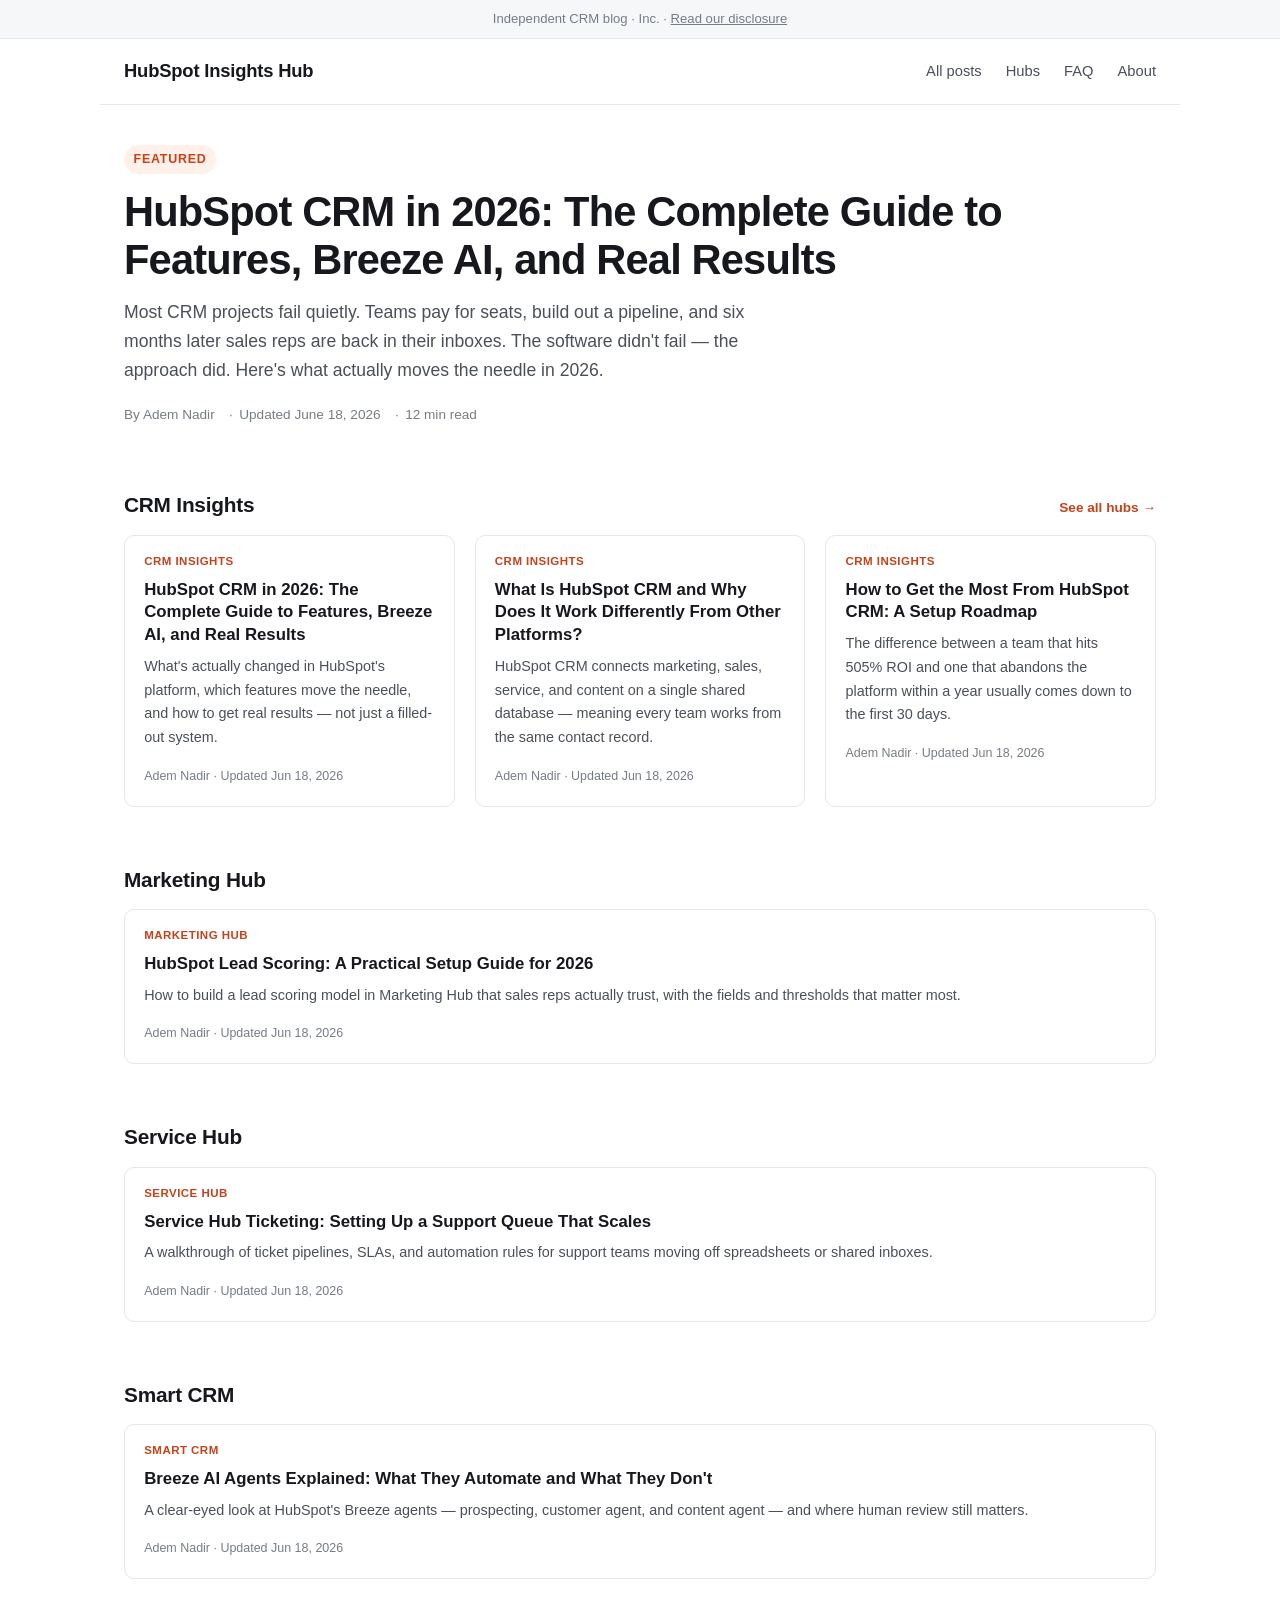
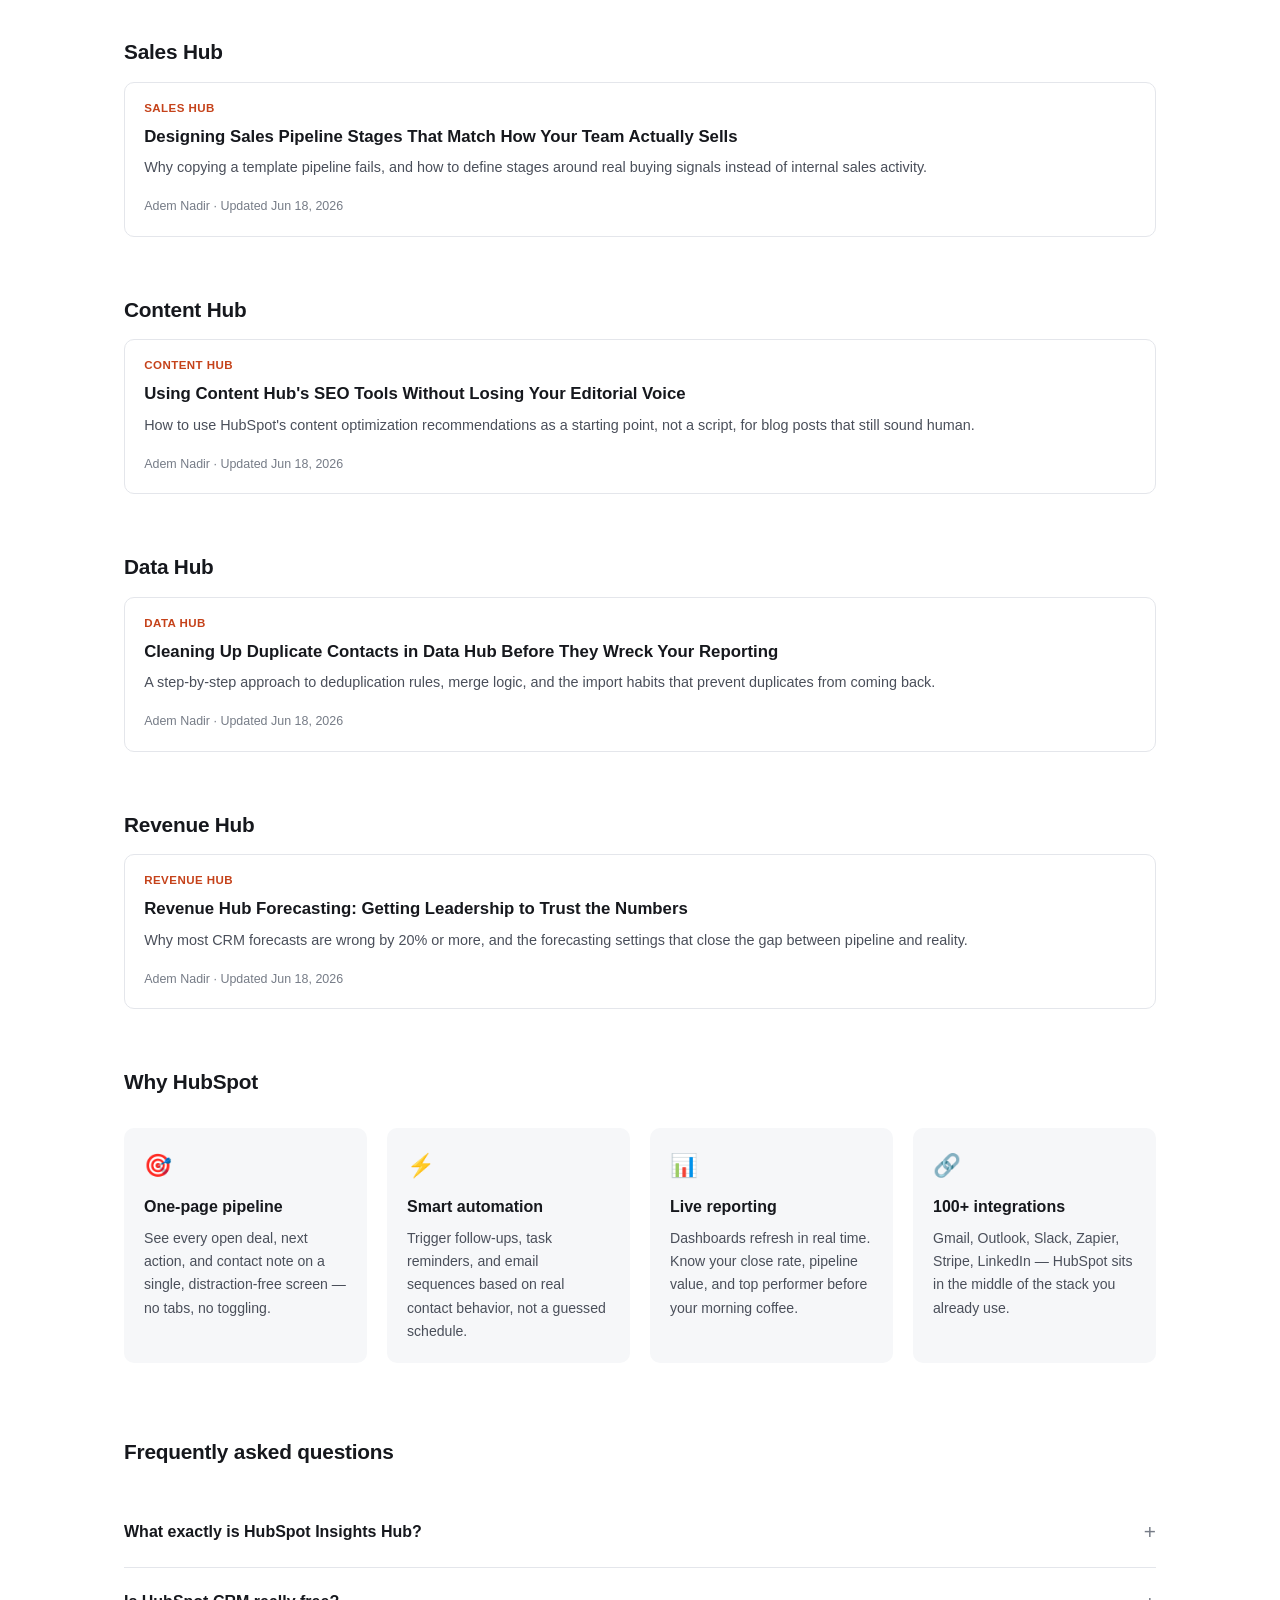
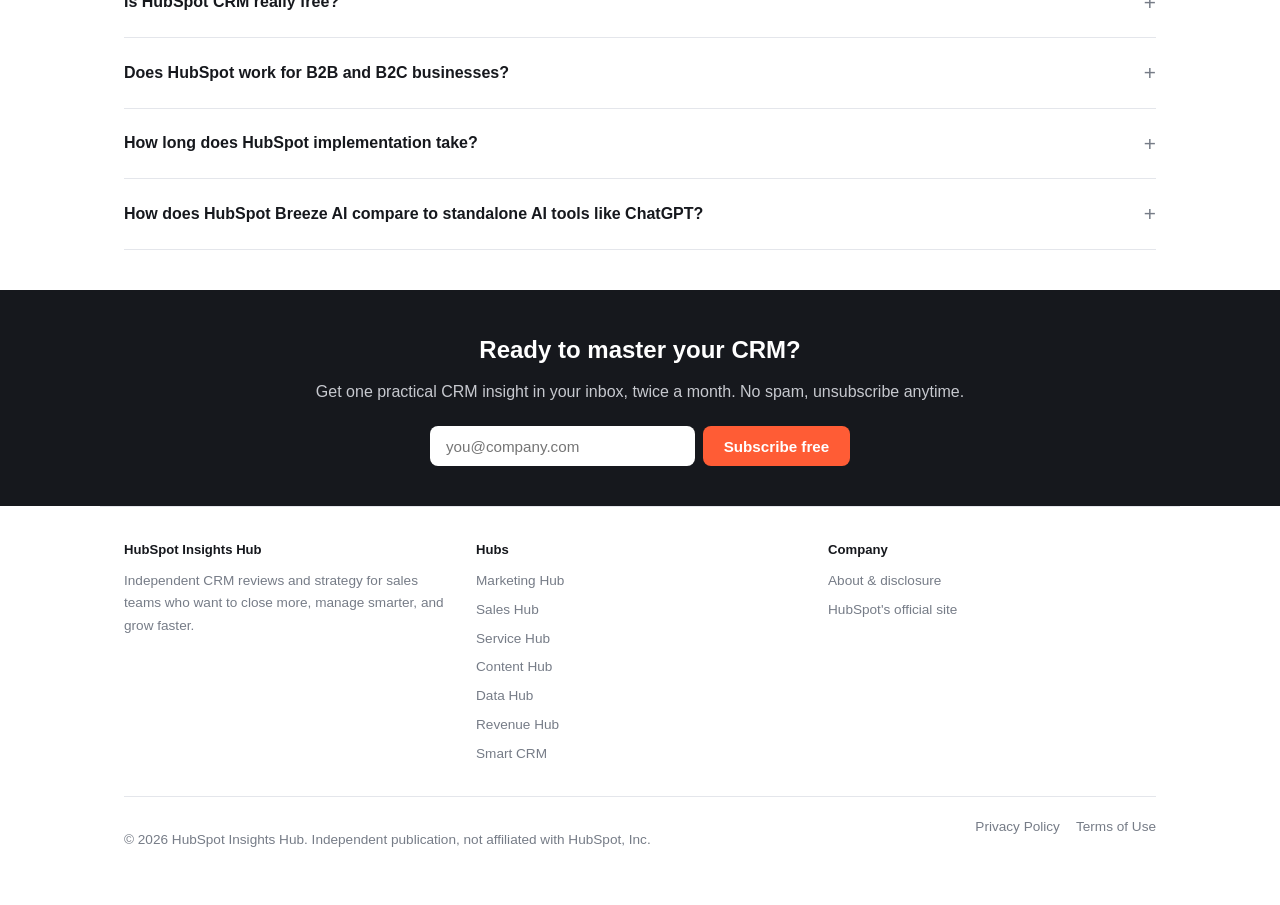
<file: index.html>
<!DOCTYPE html>
<html lang="en">
<head>
<meta charset="UTF-8">
<meta name="viewport" content="width=device-width, initial-scale=1.0">
<title>HubSpot Insights Hub — Independent CRM Reviews & Strategy</title>
<meta name="description" content="Independent HubSpot CRM reviews, setup guides, and strategy across Marketing, Sales, Service, Content, Data, and Revenue Hub. No vendor bias, sourced data.">
<link rel="canonical" href="https://ademnadir.github.io/HubSpot-Blog/index.html">
<meta property="og:title" content="HubSpot Insights Hub — Independent CRM Reviews & Strategy">
<meta property="og:description" content="Independent HubSpot CRM reviews, setup guides, and strategy across every product hub. No vendor bias, sourced data.">
<meta property="og:type" content="website">
<meta property="og:url" content="https://ademnadir.github.io/HubSpot-Blog/index.html">
<meta name="twitter:card" content="summary">
<meta name="twitter:title" content="HubSpot Insights Hub — Independent CRM Reviews & Strategy">
<meta name="twitter:description" content="Independent HubSpot CRM reviews, setup guides, and strategy across every product hub.">
<link rel="stylesheet" href="assets/style.css">
<script type="application/ld+json">
{
  "@context": "https://schema.org",
  "@type": "WebSite",
  "name": "HubSpot Insights Hub",
  "url": "https://ademnadir.github.io/HubSpot-Blog/",
  "description": "Independent CRM insights blog covering HubSpot reviews, setup guides, and strategy.",
  "publisher": {
    "@type": "Organization",
    "name": "HubSpot Insights Hub",
    "url": "https://ademnadir.github.io/HubSpot-Blog/"
  }
}
</script>
<script type="application/ld+json">
{
  "@context": "https://schema.org",
  "@type": "FAQPage",
  "mainEntity": [
    {
      "@type": "Question",
      "name": "What is HubSpot Insights Hub?",
      "acceptedAnswer": {
        "@type": "Answer",
        "text": "HubSpot Insights Hub is an independent CRM insights blog dedicated to helping sales teams, founders, and solo operators get more out of their customer relationship tools. We publish independent reviews, how-to guides, and strategy pieces. We are not affiliated with HubSpot, Inc."
      }
    },
    {
      "@type": "Question",
      "name": "Is HubSpot CRM really free?",
      "acceptedAnswer": {
        "@type": "Answer",
        "text": "Yes. HubSpot's free plan includes unlimited users, contact management, deal tracking, meeting scheduling, live chat, email tracking up to 200 notifications per month, and basic reporting. The main limits are no email sequences, no advanced automation, and no custom reporting dashboards. Most small teams operate comfortably on the free plan for 12 to 18 months."
      }
    },
    {
      "@type": "Question",
      "name": "Does HubSpot work for B2B and B2C businesses?",
      "acceptedAnswer": {
        "@type": "Answer",
        "text": "Yes, but it is optimized for B2B. The contact-to-company structure, deal pipeline model, and tools like ABM and LinkedIn integration are built for business sales. B2C teams can use HubSpot effectively for email marketing, list management, and service ticketing, but very high-volume e-commerce often fits better on a dedicated e-commerce platform integrated with HubSpot for marketing."
      }
    },
    {
      "@type": "Question",
      "name": "How long does HubSpot implementation take?",
      "acceptedAnswer": {
        "@type": "Answer",
        "text": "A basic setup with pipeline, email integration, contact import, and meeting scheduler takes one to two days for a tech-comfortable team. A full Professional deployment with custom reporting, automation workflows, Breeze agents, and integrations typically takes four to six weeks."
      }
    },
    {
      "@type": "Question",
      "name": "How does HubSpot Breeze AI compare to standalone AI tools like ChatGPT?",
      "acceptedAnswer": {
        "@type": "Answer",
        "text": "The core difference is CRM grounding. Standalone tools operate without access to your contact records, deal data, or customer history, so every prompt requires manual context. Breeze runs inside HubSpot with access to your actual data, so the Prospecting Agent can personalize outreach based on a specific contact's activity timeline rather than a generic prompt."
      }
    }
  ]
}
</script>
</head>
<body>

<div class="disclosure-bar">
  Independent CRM blog ·  Inc. · <a href="legal/about.html">Read our disclosure</a>
</div>

<header class="site-header">
  <a href="index.html" class="logo">HubSpot Insights Hub</a>
  <nav class="main-nav">
    <a href="index.html">All posts</a>
    <a href="#hubs">Hubs</a>
    <a href="#faq">FAQ</a>
    <a href="legal/about.html">About</a>
  </nav>
</header>

<section class="hero">
  <span class="hero-eyebrow">Featured</span>
  <h1><a href="pages/heroPage.html" style="color:inherit;text-decoration:none;">HubSpot CRM in 2026: The Complete Guide to Features, Breeze AI, and Real Results</a></h1>
  <p class="hero-dek">Most CRM projects fail quietly. Teams pay for seats, build out a pipeline, and six months later sales reps are back in their inboxes. The software didn't fail — the approach did. Here's what actually moves the needle in 2026.</p>
  <p class="hero-meta">
    <span>By Adem Nadir</span>
    <span class="dot">Updated June 18, 2026</span>
    <span class="dot">12 min read</span>
  </p>
</section>

<div class="section-row">
  <h2>CRM Insights</h2>
  <a class="see-all" href="index.html#hubs">See all hubs →</a>
</div>
<div class="card-grid">
  <a class="card" href="pages/heroPage.html">
    <span class="card-tag">CRM Insights</span>
    <h3>HubSpot CRM in 2026: The Complete Guide to Features, Breeze AI, and Real Results</h3>
    <p>What's actually changed in HubSpot's platform, which features move the needle, and how to get real results — not just a filled-out system.</p>
    <p class="card-byline">Adem Nadir · Updated Jun 18, 2026</p>
  </a>
  <a class="card" href="pages/page2.html">
    <span class="card-tag">CRM Insights</span>
    <h3>What Is HubSpot CRM and Why Does It Work Differently From Other Platforms?</h3>
    <p>HubSpot CRM connects marketing, sales, service, and content on a single shared database — meaning every team works from the same contact record.</p>
    <p class="card-byline">Adem Nadir · Updated Jun 18, 2026</p>
  </a>
  <a class="card" href="pages/page3.html">
    <span class="card-tag">CRM Insights</span>
    <h3>How to Get the Most From HubSpot CRM: A Setup Roadmap</h3>
    <p>The difference between a team that hits 505% ROI and one that abandons the platform within a year usually comes down to the first 30 days.</p>
    <p class="card-byline">Adem Nadir · Updated Jun 18, 2026</p>
  </a>
</div>

<div id="hubs"></div>

<div class="section-row">
  <h2>Marketing Hub</h2>
</div>
<div class="card-grid">
  <a class="card" href="pages/marketing-hub-lead-scoring.html">
    <span class="card-tag">Marketing Hub</span>
    <h3>HubSpot Lead Scoring: A Practical Setup Guide for 2026</h3>
    <p>How to build a lead scoring model in Marketing Hub that sales reps actually trust, with the fields and thresholds that matter most.</p>
    <p class="card-byline">Adem Nadir · Updated Jun 18, 2026</p>
  </a>
</div>

<div class="section-row">
  <h2>Service Hub</h2>
</div>
<div class="card-grid">
  <a class="card" href="pages/service-hub-ticketing.html">
    <span class="card-tag">Service Hub</span>
    <h3>Service Hub Ticketing: Setting Up a Support Queue That Scales</h3>
    <p>A walkthrough of ticket pipelines, SLAs, and automation rules for support teams moving off spreadsheets or shared inboxes.</p>
    <p class="card-byline">Adem Nadir · Updated Jun 18, 2026</p>
  </a>
</div>

<div class="section-row">
  <h2>Smart CRM</h2>
</div>
<div class="card-grid">
  <a class="card" href="pages/smart-crm-breeze-agents.html">
    <span class="card-tag">Smart CRM</span>
    <h3>Breeze AI Agents Explained: What They Automate and What They Don't</h3>
    <p>A clear-eyed look at HubSpot's Breeze agents — prospecting, customer agent, and content agent — and where human review still matters.</p>
    <p class="card-byline">Adem Nadir · Updated Jun 18, 2026</p>
  </a>
</div>

<div class="section-row">
  <h2>Sales Hub</h2>
</div>
<div class="card-grid">
  <a class="card" href="pages/sales-hub-pipeline-stages.html">
    <span class="card-tag">Sales Hub</span>
    <h3>Designing Sales Pipeline Stages That Match How Your Team Actually Sells</h3>
    <p>Why copying a template pipeline fails, and how to define stages around real buying signals instead of internal sales activity.</p>
    <p class="card-byline">Adem Nadir · Updated Jun 18, 2026</p>
  </a>
</div>

<div class="section-row">
  <h2>Content Hub</h2>
</div>
<div class="card-grid">
  <a class="card" href="pages/content-hub-blog-seo.html">
    <span class="card-tag">Content Hub</span>
    <h3>Using Content Hub's SEO Tools Without Losing Your Editorial Voice</h3>
    <p>How to use HubSpot's content optimization recommendations as a starting point, not a script, for blog posts that still sound human.</p>
    <p class="card-byline">Adem Nadir · Updated Jun 18, 2026</p>
  </a>
</div>

<div class="section-row">
  <h2>Data Hub</h2>
</div>
<div class="card-grid">
  <a class="card" href="pages/data-hub-deduplication.html">
    <span class="card-tag">Data Hub</span>
    <h3>Cleaning Up Duplicate Contacts in Data Hub Before They Wreck Your Reporting</h3>
    <p>A step-by-step approach to deduplication rules, merge logic, and the import habits that prevent duplicates from coming back.</p>
    <p class="card-byline">Adem Nadir · Updated Jun 18, 2026</p>
  </a>
</div>

<div class="section-row">
  <h2>Revenue Hub</h2>
</div>
<div class="card-grid">
  <a class="card" href="pages/revenue-hub-forecasting.html">
    <span class="card-tag">Revenue Hub</span>
    <h3>Revenue Hub Forecasting: Getting Leadership to Trust the Numbers</h3>
    <p>Why most CRM forecasts are wrong by 20% or more, and the forecasting settings that close the gap between pipeline and reality.</p>
    <p class="card-byline">Adem Nadir · Updated Jun 18, 2026</p>
  </a>
</div>

<div class="section-row">
  <h2>Why HubSpot</h2>
</div>
<div class="feature-grid">
  <div class="feature">
    <div class="ic">🎯</div>
    <h3>One-page pipeline</h3>
    <p>See every open deal, next action, and contact note on a single, distraction-free screen — no tabs, no toggling.</p>
  </div>
  <div class="feature">
    <div class="ic">⚡</div>
    <h3>Smart automation</h3>
    <p>Trigger follow-ups, task reminders, and email sequences based on real contact behavior, not a guessed schedule.</p>
  </div>
  <div class="feature">
    <div class="ic">📊</div>
    <h3>Live reporting</h3>
    <p>Dashboards refresh in real time. Know your close rate, pipeline value, and top performer before your morning coffee.</p>
  </div>
  <div class="feature">
    <div class="ic">🔗</div>
    <h3>100+ integrations</h3>
    <p>Gmail, Outlook, Slack, Zapier, Stripe, LinkedIn — HubSpot sits in the middle of the stack you already use.</p>
  </div>
</div>

<div class="section-row" id="faq">
  <h2>Frequently asked questions</h2>
</div>
<div class="faq-wrap">
  <details class="faq-item">
    <summary>What exactly is HubSpot Insights Hub?</summary>
    <p>An independent CRM insights blog dedicated to helping sales teams, founders, and solo operators get more out of their customer relationship tools. We publish independent reviews, how-to guides, and strategy pieces — no vendor bias. We are not affiliated with HubSpot, Inc.; see our <a href="legal/about.html">full disclosure</a>.</p>
  </details>
  <details class="faq-item">
    <summary>Is HubSpot CRM really free?</summary>
    <p>Yes. HubSpot's free plan includes unlimited users, contact management, deal tracking, meeting scheduling, live chat, email tracking (up to 200 notifications/month), and basic reporting. It's one of the most capable free CRM tiers available. The main limits: no email sequences, no advanced automation, and no custom reporting dashboards. Most small teams operate on the free plan comfortably for 12–18 months.</p>
  </details>
  <details class="faq-item">
    <summary>Does HubSpot work for B2B and B2C businesses?</summary>
    <p>Yes, but it's optimized for B2B. The contact-to-company structure, deal pipeline model, and B2B sales tools like ABM and LinkedIn integration are built for business sales. B2C teams can use HubSpot effectively for email marketing, list management, and service ticketing, but very high-volume e-commerce often fits better on a dedicated e-commerce platform integrated with HubSpot for marketing.</p>
  </details>
  <details class="faq-item">
    <summary>How long does HubSpot implementation take?</summary>
    <p>A basic setup — pipeline, email integration, contact import, meeting scheduler — takes one to two days for a tech-comfortable team. A full Professional deployment with custom reporting, automation workflows, Breeze agents, and integrations typically takes four to six weeks. HubSpot offers onboarding packages starting at $1,500, and most HubSpot Solutions Partners can run implementation faster for teams with complex requirements.</p>
  </details>
  <details class="faq-item">
    <summary>How does HubSpot Breeze AI compare to standalone AI tools like ChatGPT?</summary>
    <p>The core difference is CRM grounding. Tools like ChatGPT operate without access to your contact records, deal data, or customer history, so every prompt requires manual context. Breeze runs inside HubSpot with access to your actual data, meaning the Prospecting Agent can personalize outreach based on a specific contact's activity timeline, not a generic prompt.</p>
  </details>
</div>

<div class="cta-band">
  <h2>Ready to master your CRM?</h2>
  <p>Get one practical CRM insight in your inbox, twice a month. No spam, unsubscribe anytime.</p>
  <form onsubmit="event.preventDefault(); alert('Thanks — this is a static demo form.');">
    <input type="email" placeholder="you@company.com" required aria-label="Email address">
    <button class="btn-primary" type="submit">Subscribe free</button>
  </form>
</div>

<footer class="site-footer">
  <div class="footer-grid">
    <div>
      <h4>HubSpot Insights Hub</h4>
      <p style="font-size:0.85rem;color:var(--ink-mute);margin:0;">Independent CRM reviews and strategy for sales teams who want to close more, manage smarter, and grow faster.</p>
    </div>
    <div>
      <h4>Hubs</h4>
      <ul>
        <li><a href="pages/marketing-hub-lead-scoring.html">Marketing Hub</a></li>
        <li><a href="pages/sales-hub-pipeline-stages.html">Sales Hub</a></li>
        <li><a href="pages/service-hub-ticketing.html">Service Hub</a></li>
        <li><a href="pages/content-hub-blog-seo.html">Content Hub</a></li>
        <li><a href="pages/data-hub-deduplication.html">Data Hub</a></li>
        <li><a href="pages/revenue-hub-forecasting.html">Revenue Hub</a></li>
        <li><a href="pages/smart-crm-breeze-agents.html">Smart CRM</a></li>
      </ul>
    </div>
    <div>
      <h4>Company</h4>
      <ul>
        <li><a href="legal/about.html">About & disclosure</a></li>
        <li><a href="https://www.hubspot.com/our-story">HubSpot's official site</a></li>
      </ul>
    </div>
  </div>
  <div class="footer-bottom">
    <p>&copy; 2026 HubSpot Insights Hub. Independent publication, not affiliated with HubSpot, Inc.</p>
    <nav>
      <a href="legal/privacy.html">Privacy Policy</a>
      <a href="legal/terms.html">Terms of Use</a>
    </nav>
  </div>
</footer>

</body>
</html>
</file>
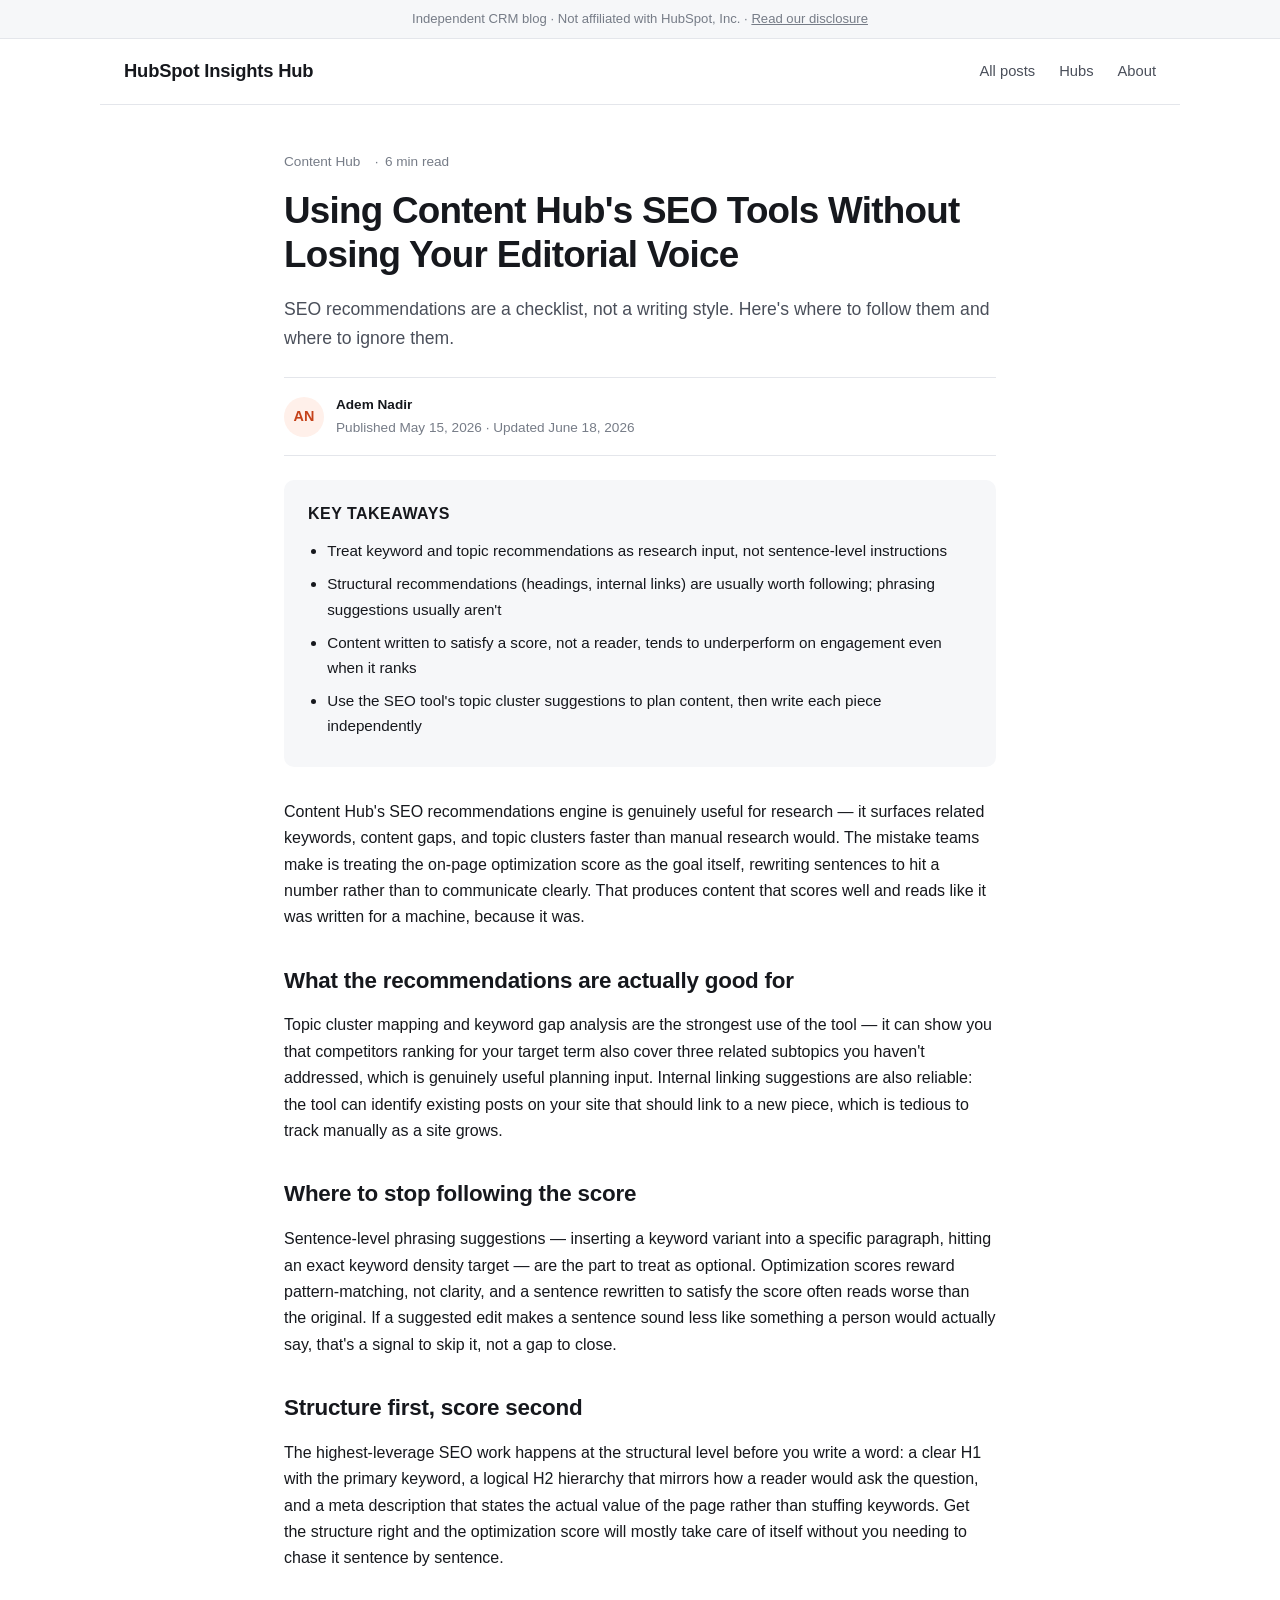
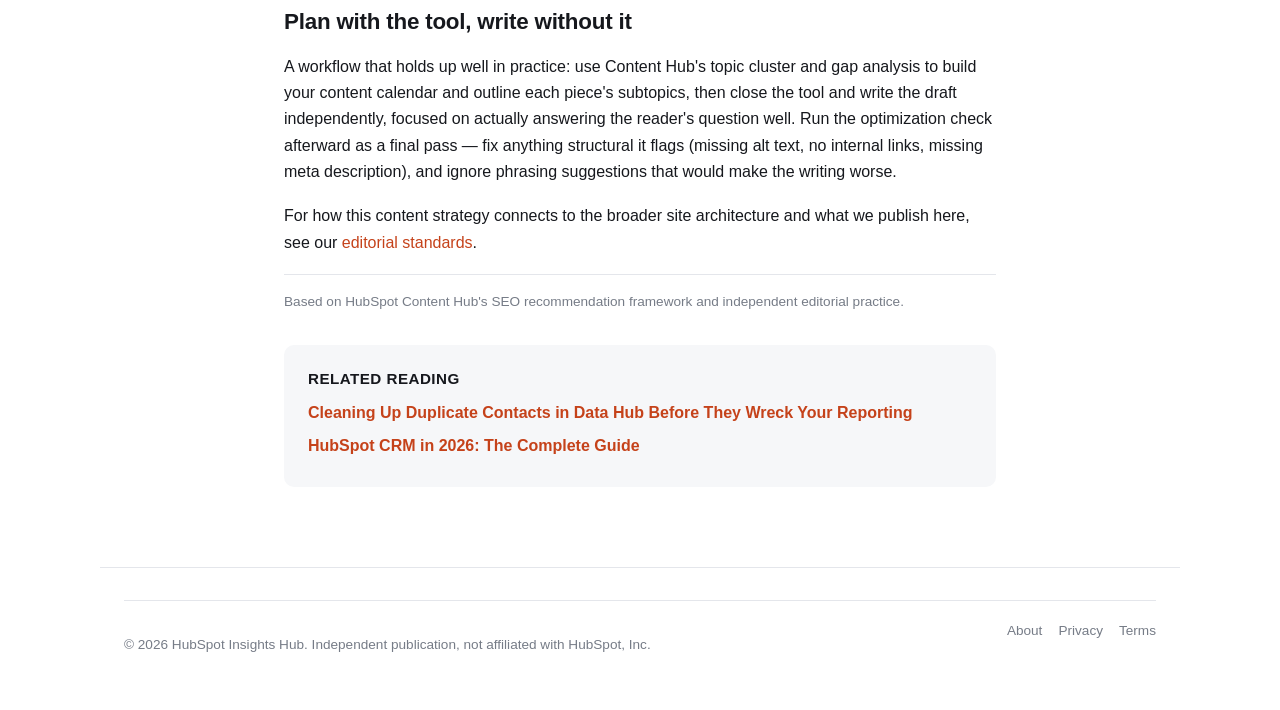
<file: pages/content-hub-blog-seo.html>
<!DOCTYPE html>
<html lang="en">
<head>
<meta charset="UTF-8">
<meta name="viewport" content="width=device-width, initial-scale=1.0">
<title>Using Content Hub's SEO Tools Without Losing Your Editorial Voice</title>
<meta name="description" content="How to use HubSpot Content Hub's SEO recommendations as a starting point, not a script, for blog posts that still sound human and rank well.">
<link rel="canonical" href="https://ademnadir.github.io/HubSpot-Blog/pages/content-hub-blog-seo.html">
<meta property="og:title" content="Using Content Hub's SEO Tools Without Losing Your Editorial Voice">
<meta property="og:description" content="How to use SEO recommendations as a starting point, not a script, for content that still sounds human.">
<meta property="og:type" content="article">
<meta property="og:url" content="https://ademnadir.github.io/HubSpot-Blog/pages/content-hub-blog-seo.html">
<meta property="article:published_time" content="2026-05-15">
<meta property="article:modified_time" content="2026-06-18">
<meta property="article:author" content="Adem Nadir">
<meta name="twitter:card" content="summary_large_image">
<meta name="twitter:title" content="Using Content Hub's SEO Tools Without Losing Your Editorial Voice">
<link rel="stylesheet" href="../assets/style.css">
<script type="application/ld+json">
{
  "@context": "https://schema.org",
  "@type": "BlogPosting",
  "headline": "Using Content Hub's SEO Tools Without Losing Your Editorial Voice",
  "description": "How to use SEO recommendations as a starting point, not a script, for content that still sounds human.",
  "author": { "@type": "Person", "name": "Adem Nadir" },
  "publisher": { "@type": "Organization", "name": "HubSpot Insights Hub" },
  "datePublished": "2026-05-15",
  "dateModified": "2026-06-18",
  "mainEntityOfPage": "https://ademnadir.github.io/HubSpot-Blog/pages/content-hub-blog-seo.html"
}
</script>
</head>
<body>

<div class="disclosure-bar">
  Independent CRM blog · Not affiliated with HubSpot, Inc. · <a href="../legal/about.html">Read our disclosure</a>
</div>

<header class="site-header">
  <a href="../index.html" class="logo">HubSpot Insights Hub</a>
  <nav class="main-nav">
    <a href="../index.html">All posts</a>
    <a href="../index.html#hubs">Hubs</a>
    <a href="../legal/about.html">About</a>
  </nav>
</header>

<main class="article-wrap">
  <p class="article-meta-top">
    <span>Content Hub</span>
    <span class="dot">6 min read</span>
  </p>
  <h1>Using Content Hub's SEO Tools Without Losing Your Editorial Voice</h1>
  <p class="article-dek">SEO recommendations are a checklist, not a writing style. Here's where to follow them and where to ignore them.</p>

  <div class="byline-box">
    <div class="byline-avatar">AN</div>
    <div class="byline-text">
      <p class="name">Adem Nadir</p>
      <p class="role">Published May 15, 2026 · Updated June 18, 2026</p>
    </div>
  </div>

  <div class="takeaways">
    <h2>Key takeaways</h2>
    <ul>
      <li>Treat keyword and topic recommendations as research input, not sentence-level instructions</li>
      <li>Structural recommendations (headings, internal links) are usually worth following; phrasing suggestions usually aren't</li>
      <li>Content written to satisfy a score, not a reader, tends to underperform on engagement even when it ranks</li>
      <li>Use the SEO tool's topic cluster suggestions to plan content, then write each piece independently</li>
    </ul>
  </div>

  <div class="article-body">
    <p>Content Hub's SEO recommendations engine is genuinely useful for research — it surfaces related keywords, content gaps, and topic clusters faster than manual research would. The mistake teams make is treating the on-page optimization score as the goal itself, rewriting sentences to hit a number rather than to communicate clearly. That produces content that scores well and reads like it was written for a machine, because it was.</p>

    <h2>What the recommendations are actually good for</h2>
    <p>Topic cluster mapping and keyword gap analysis are the strongest use of the tool — it can show you that competitors ranking for your target term also cover three related subtopics you haven't addressed, which is genuinely useful planning input. Internal linking suggestions are also reliable: the tool can identify existing posts on your site that should link to a new piece, which is tedious to track manually as a site grows.</p>

    <h2>Where to stop following the score</h2>
    <p>Sentence-level phrasing suggestions — inserting a keyword variant into a specific paragraph, hitting an exact keyword density target — are the part to treat as optional. Optimization scores reward pattern-matching, not clarity, and a sentence rewritten to satisfy the score often reads worse than the original. If a suggested edit makes a sentence sound less like something a person would actually say, that's a signal to skip it, not a gap to close.</p>

    <h2>Structure first, score second</h2>
    <p>The highest-leverage SEO work happens at the structural level before you write a word: a clear H1 with the primary keyword, a logical H2 hierarchy that mirrors how a reader would ask the question, and a meta description that states the actual value of the page rather than stuffing keywords. Get the structure right and the optimization score will mostly take care of itself without you needing to chase it sentence by sentence.</p>

    <h2>Plan with the tool, write without it</h2>
    <p>A workflow that holds up well in practice: use Content Hub's topic cluster and gap analysis to build your content calendar and outline each piece's subtopics, then close the tool and write the draft independently, focused on actually answering the reader's question well. Run the optimization check afterward as a final pass — fix anything structural it flags (missing alt text, no internal links, missing meta description), and ignore phrasing suggestions that would make the writing worse.</p>

    <p>For how this content strategy connects to the broader site architecture and what we publish here, see our <a href="../legal/about.html">editorial standards</a>.</p>

    <p class="source-note">Based on HubSpot Content Hub's SEO recommendation framework and independent editorial practice.</p>
  </div>

  <div class="related-box">
    <h3>Related reading</h3>
    <a href="data-hub-deduplication.html">Cleaning Up Duplicate Contacts in Data Hub Before They Wreck Your Reporting</a>
    <a href="../pages/heroPage.html">HubSpot CRM in 2026: The Complete Guide</a>
  </div>
</main>

<footer class="site-footer">
  <div class="footer-bottom">
    <p>&copy; 2026 HubSpot Insights Hub. Independent publication, not affiliated with HubSpot, Inc.</p>
    <nav>
      <a href="../legal/about.html">About</a>
      <a href="../legal/privacy.html">Privacy</a>
      <a href="../legal/terms.html">Terms</a>
    </nav>
  </div>
</footer>
</body>
</html>
</file>
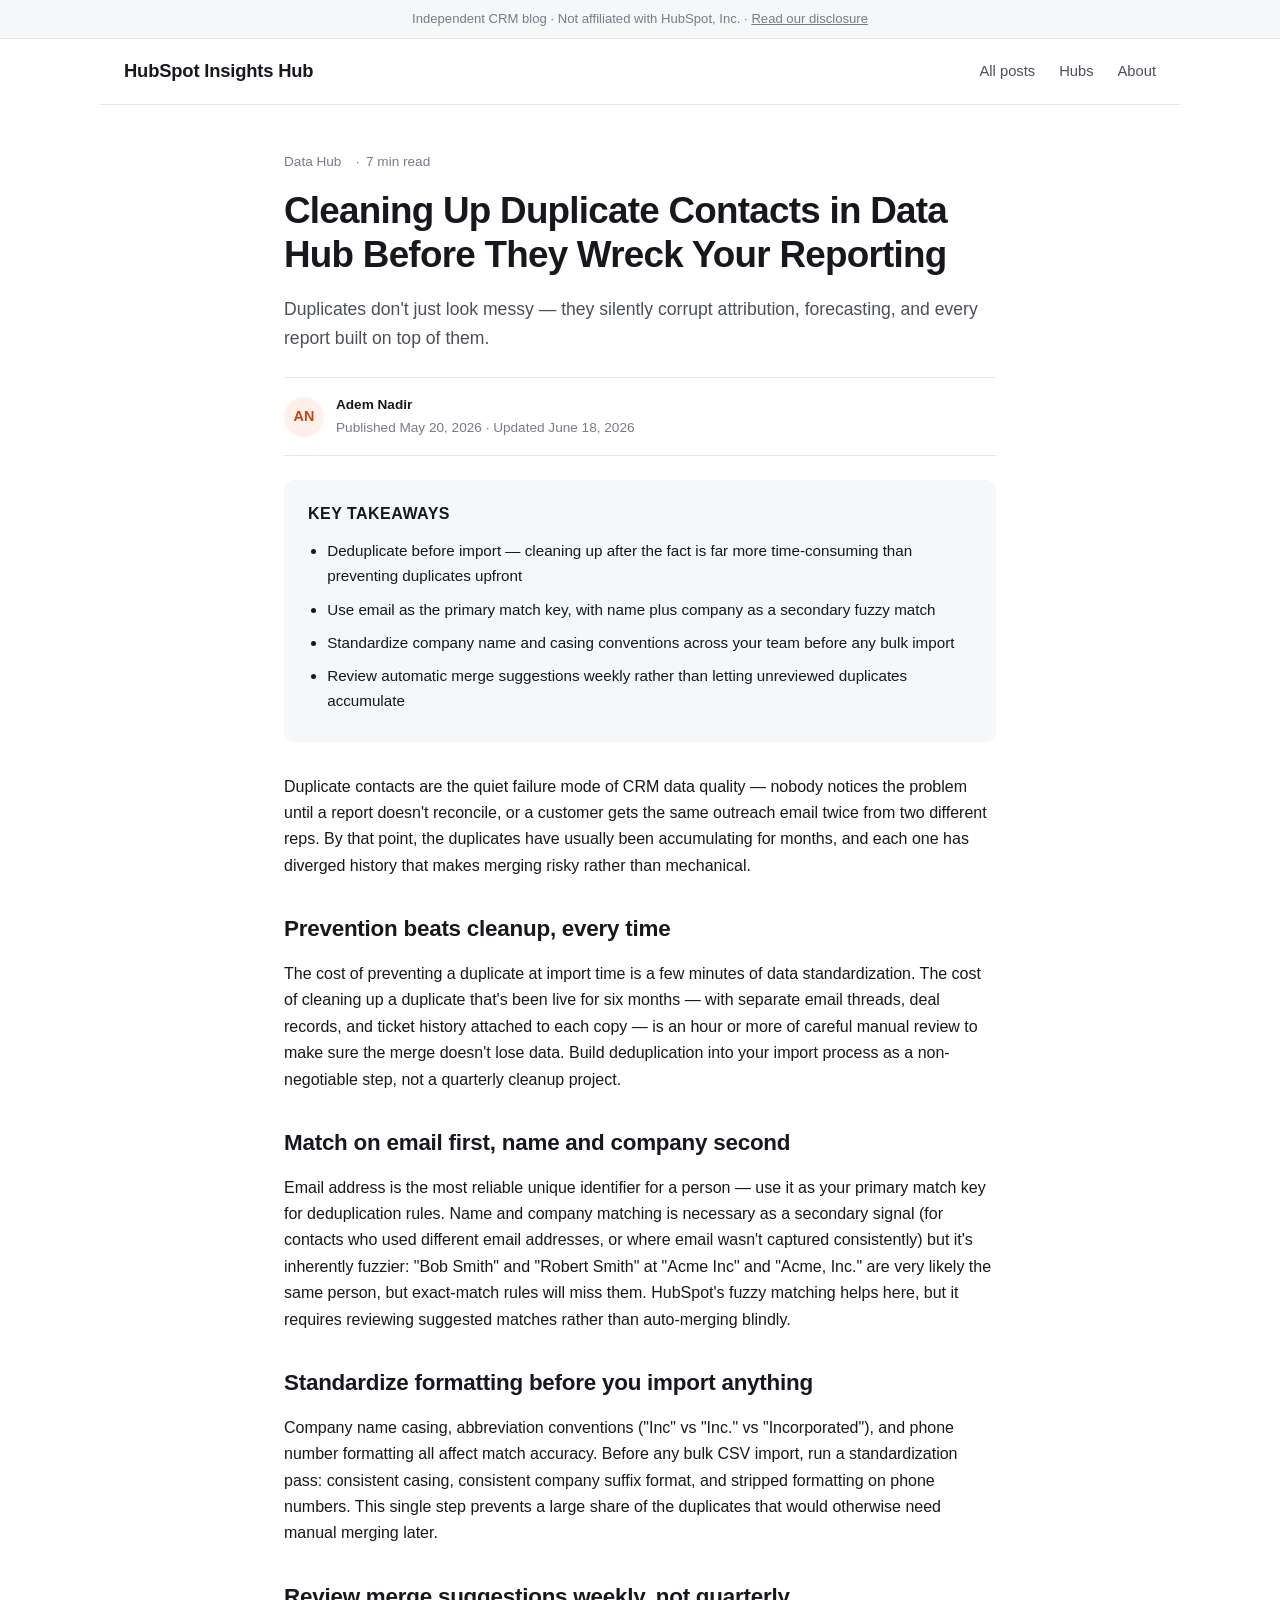
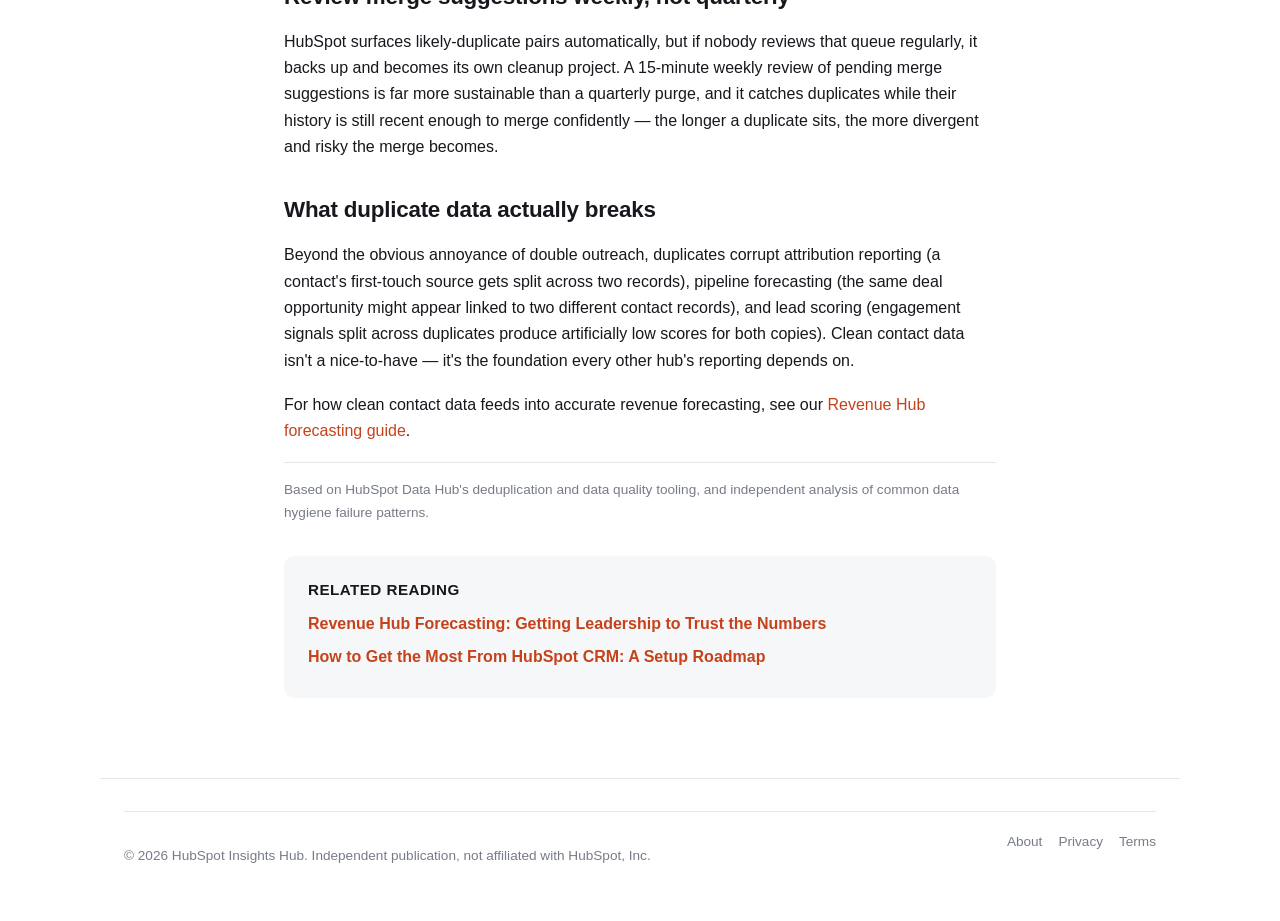
<file: pages/data-hub-deduplication.html>
<!DOCTYPE html>
<html lang="en">
<head>
<meta charset="UTF-8">
<meta name="viewport" content="width=device-width, initial-scale=1.0">
<title>Cleaning Up Duplicate Contacts in Data Hub Before They Wreck Your Reporting</title>
<meta name="description" content="A step-by-step approach to HubSpot deduplication rules, merge logic, and the import habits that prevent duplicate contacts from coming back.">
<link rel="canonical" href="https://ademnadir.github.io/HubSpot-Blog/pages/data-hub-deduplication.html">
<meta property="og:title" content="Cleaning Up Duplicate Contacts in Data Hub Before They Wreck Your Reporting">
<meta property="og:description" content="Deduplication rules, merge logic, and import habits that prevent duplicates from coming back.">
<meta property="og:type" content="article">
<meta property="og:url" content="https://ademnadir.github.io/HubSpot-Blog/pages/data-hub-deduplication.html">
<meta property="article:published_time" content="2026-05-20">
<meta property="article:modified_time" content="2026-06-18">
<meta property="article:author" content="Adem Nadir">
<meta name="twitter:card" content="summary_large_image">
<meta name="twitter:title" content="Cleaning Up Duplicate Contacts in Data Hub Before They Wreck Your Reporting">
<link rel="stylesheet" href="../assets/style.css">
<script type="application/ld+json">
{
  "@context": "https://schema.org",
  "@type": "BlogPosting",
  "headline": "Cleaning Up Duplicate Contacts in Data Hub Before They Wreck Your Reporting",
  "description": "Deduplication rules, merge logic, and import habits that prevent duplicates from coming back.",
  "author": { "@type": "Person", "name": "Adem Nadir" },
  "publisher": { "@type": "Organization", "name": "HubSpot Insights Hub" },
  "datePublished": "2026-05-20",
  "dateModified": "2026-06-18",
  "mainEntityOfPage": "https://ademnadir.github.io/HubSpot-Blog/pages/data-hub-deduplication.html"
}
</script>
</head>
<body>

<div class="disclosure-bar">
  Independent CRM blog · Not affiliated with HubSpot, Inc. · <a href="../legal/about.html">Read our disclosure</a>
</div>

<header class="site-header">
  <a href="../index.html" class="logo">HubSpot Insights Hub</a>
  <nav class="main-nav">
    <a href="../index.html">All posts</a>
    <a href="../index.html#hubs">Hubs</a>
    <a href="../legal/about.html">About</a>
  </nav>
</header>

<main class="article-wrap">
  <p class="article-meta-top">
    <span>Data Hub</span>
    <span class="dot">7 min read</span>
  </p>
  <h1>Cleaning Up Duplicate Contacts in Data Hub Before They Wreck Your Reporting</h1>
  <p class="article-dek">Duplicates don't just look messy — they silently corrupt attribution, forecasting, and every report built on top of them.</p>

  <div class="byline-box">
    <div class="byline-avatar">AN</div>
    <div class="byline-text">
      <p class="name">Adem Nadir</p>
      <p class="role">Published May 20, 2026 · Updated June 18, 2026</p>
    </div>
  </div>

  <div class="takeaways">
    <h2>Key takeaways</h2>
    <ul>
      <li>Deduplicate before import — cleaning up after the fact is far more time-consuming than preventing duplicates upfront</li>
      <li>Use email as the primary match key, with name plus company as a secondary fuzzy match</li>
      <li>Standardize company name and casing conventions across your team before any bulk import</li>
      <li>Review automatic merge suggestions weekly rather than letting unreviewed duplicates accumulate</li>
    </ul>
  </div>

  <div class="article-body">
    <p>Duplicate contacts are the quiet failure mode of CRM data quality — nobody notices the problem until a report doesn't reconcile, or a customer gets the same outreach email twice from two different reps. By that point, the duplicates have usually been accumulating for months, and each one has diverged history that makes merging risky rather than mechanical.</p>

    <h2>Prevention beats cleanup, every time</h2>
    <p>The cost of preventing a duplicate at import time is a few minutes of data standardization. The cost of cleaning up a duplicate that's been live for six months — with separate email threads, deal records, and ticket history attached to each copy — is an hour or more of careful manual review to make sure the merge doesn't lose data. Build deduplication into your import process as a non-negotiable step, not a quarterly cleanup project.</p>

    <h2>Match on email first, name and company second</h2>
    <p>Email address is the most reliable unique identifier for a person — use it as your primary match key for deduplication rules. Name and company matching is necessary as a secondary signal (for contacts who used different email addresses, or where email wasn't captured consistently) but it's inherently fuzzier: "Bob Smith" and "Robert Smith" at "Acme Inc" and "Acme, Inc." are very likely the same person, but exact-match rules will miss them. HubSpot's fuzzy matching helps here, but it requires reviewing suggested matches rather than auto-merging blindly.</p>

    <h2>Standardize formatting before you import anything</h2>
    <p>Company name casing, abbreviation conventions ("Inc" vs "Inc." vs "Incorporated"), and phone number formatting all affect match accuracy. Before any bulk CSV import, run a standardization pass: consistent casing, consistent company suffix format, and stripped formatting on phone numbers. This single step prevents a large share of the duplicates that would otherwise need manual merging later.</p>

    <h2>Review merge suggestions weekly, not quarterly</h2>
    <p>HubSpot surfaces likely-duplicate pairs automatically, but if nobody reviews that queue regularly, it backs up and becomes its own cleanup project. A 15-minute weekly review of pending merge suggestions is far more sustainable than a quarterly purge, and it catches duplicates while their history is still recent enough to merge confidently — the longer a duplicate sits, the more divergent and risky the merge becomes.</p>

    <h2>What duplicate data actually breaks</h2>
    <p>Beyond the obvious annoyance of double outreach, duplicates corrupt attribution reporting (a contact's first-touch source gets split across two records), pipeline forecasting (the same deal opportunity might appear linked to two different contact records), and lead scoring (engagement signals split across duplicates produce artificially low scores for both copies). Clean contact data isn't a nice-to-have — it's the foundation every other hub's reporting depends on.</p>

    <p>For how clean contact data feeds into accurate revenue forecasting, see our <a href="revenue-hub-forecasting.html">Revenue Hub forecasting guide</a>.</p>

    <p class="source-note">Based on HubSpot Data Hub's deduplication and data quality tooling, and independent analysis of common data hygiene failure patterns.</p>
  </div>

  <div class="related-box">
    <h3>Related reading</h3>
    <a href="revenue-hub-forecasting.html">Revenue Hub Forecasting: Getting Leadership to Trust the Numbers</a>
    <a href="../pages/page3.html">How to Get the Most From HubSpot CRM: A Setup Roadmap</a>
  </div>
</main>

<footer class="site-footer">
  <div class="footer-bottom">
    <p>&copy; 2026 HubSpot Insights Hub. Independent publication, not affiliated with HubSpot, Inc.</p>
    <nav>
      <a href="../legal/about.html">About</a>
      <a href="../legal/privacy.html">Privacy</a>
      <a href="../legal/terms.html">Terms</a>
    </nav>
  </div>
</footer>
</body>
</html>
</file>
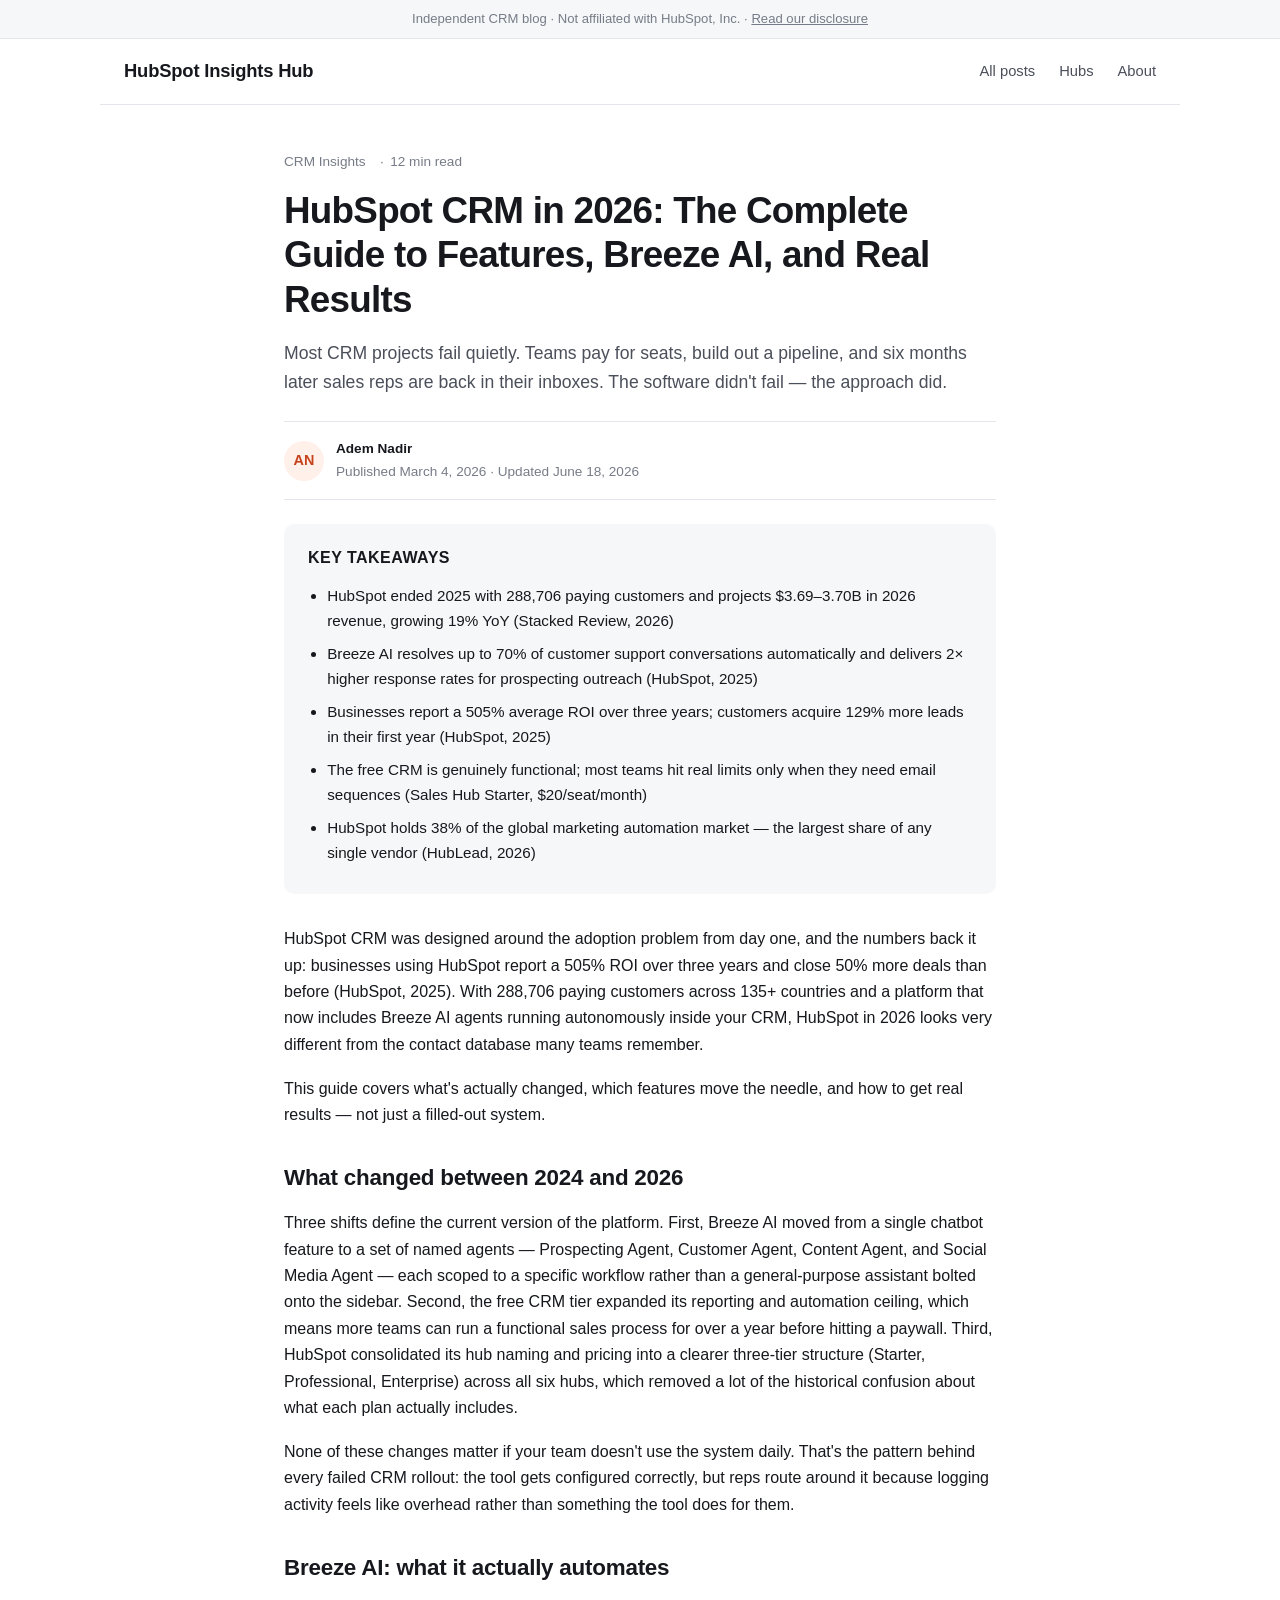
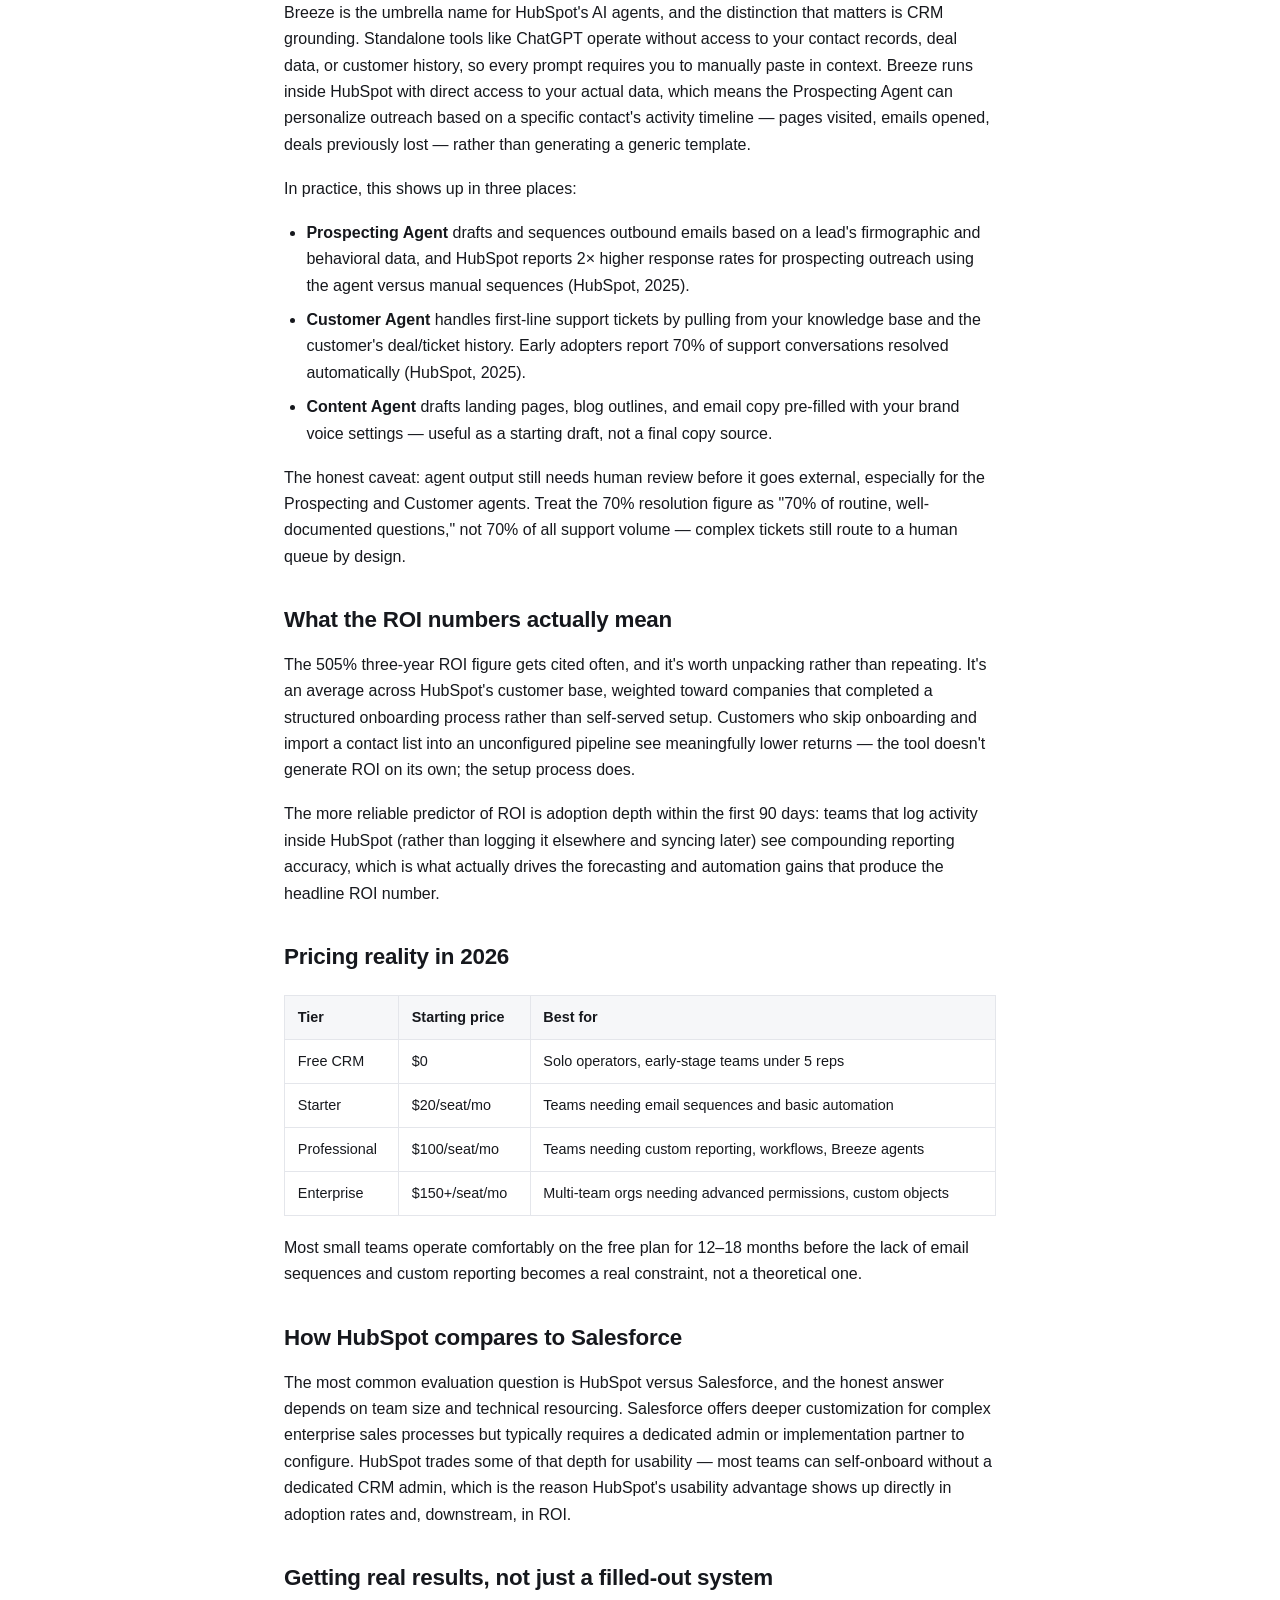
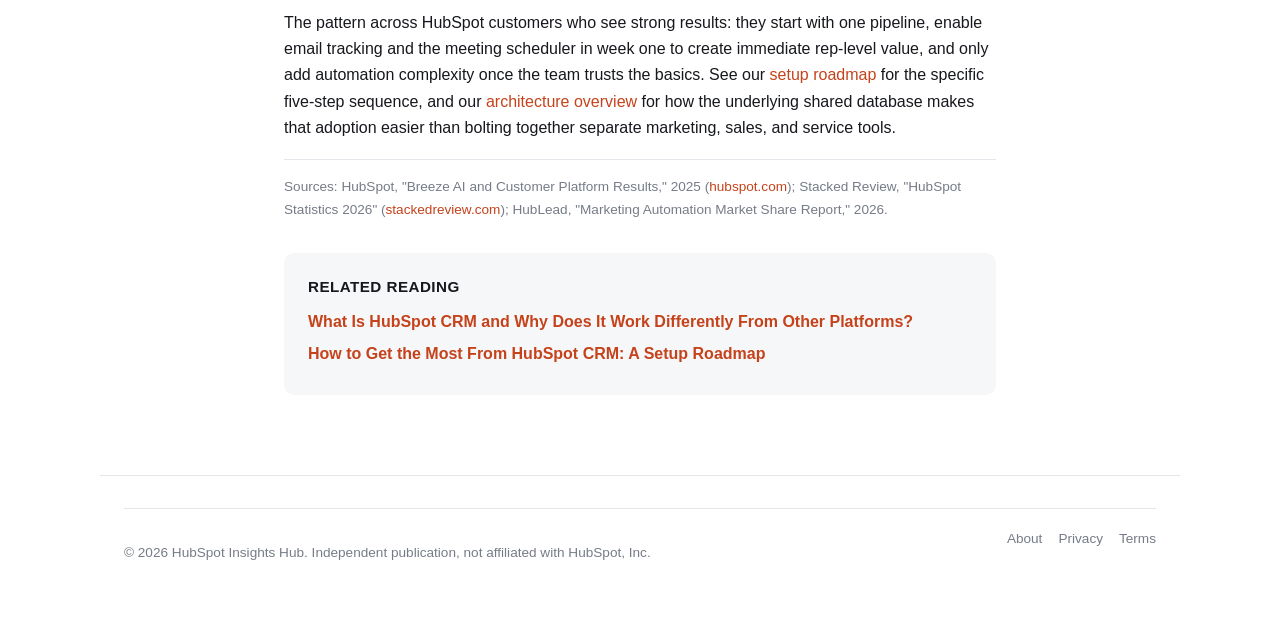
<file: pages/heroPage.html>
<!DOCTYPE html>
<html lang="en">
<head>
<meta charset="UTF-8">
<meta name="viewport" content="width=device-width, initial-scale=1.0">
<title>HubSpot CRM in 2026: Complete Guide to Features, Breeze AI & ROI</title>
<meta name="description" content="A complete 2026 guide to HubSpot CRM: Breeze AI agents, real ROI data, pricing tiers, and what actually drives adoption versus what just adds seats.">
<link rel="canonical" href="https://ademnadir.github.io/HubSpot-Blog/pages/heroPage.html">
<meta property="og:title" content="HubSpot CRM in 2026: Complete Guide to Features, Breeze AI & ROI">
<meta property="og:description" content="What's changed in HubSpot's platform for 2026, which features move the needle, and how to get real results.">
<meta property="og:type" content="article">
<meta property="og:url" content="https://ademnadir.github.io/HubSpot-Blog/pages/heroPage.html">
<meta property="article:published_time" content="2026-03-04">
<meta property="article:modified_time" content="2026-06-18">
<meta property="article:author" content="Adem Nadir">
<meta name="twitter:card" content="summary_large_image">
<meta name="twitter:title" content="HubSpot CRM in 2026: Complete Guide to Features, Breeze AI & ROI">
<link rel="stylesheet" href="../assets/style.css">
<script type="application/ld+json">
{
  "@context": "https://schema.org",
  "@type": "BlogPosting",
  "headline": "HubSpot CRM in 2026: The Complete Guide to Features, Breeze AI, and Real Results",
  "description": "A complete 2026 guide to HubSpot CRM: Breeze AI agents, real ROI data, pricing tiers, and what actually drives adoption.",
  "author": { "@type": "Person", "name": "Adem Nadir" },
  "publisher": { "@type": "Organization", "name": "HubSpot Insights Hub" },
  "datePublished": "2026-03-04",
  "dateModified": "2026-06-18",
  "mainEntityOfPage": "https://ademnadir.github.io/HubSpot-Blog/pages/heroPage.html"
}
</script>
</head>
<body>

<div class="disclosure-bar">
  Independent CRM blog · Not affiliated with HubSpot, Inc. · <a href="../legal/about.html">Read our disclosure</a>
</div>

<header class="site-header">
  <a href="../index.html" class="logo">HubSpot Insights Hub</a>
  <nav class="main-nav">
    <a href="../index.html">All posts</a>
    <a href="../index.html#hubs">Hubs</a>
    <a href="../legal/about.html">About</a>
  </nav>
</header>

<main class="article-wrap">
  <p class="article-meta-top">
    <span>CRM Insights</span>
    <span class="dot">12 min read</span>
  </p>
  <h1>HubSpot CRM in 2026: The Complete Guide to Features, Breeze AI, and Real Results</h1>
  <p class="article-dek">Most CRM projects fail quietly. Teams pay for seats, build out a pipeline, and six months later sales reps are back in their inboxes. The software didn't fail — the approach did.</p>

  <div class="byline-box">
    <div class="byline-avatar">AN</div>
    <div class="byline-text">
      <p class="name">Adem Nadir</p>
      <p class="role">Published March 4, 2026 · Updated June 18, 2026</p>
    </div>
  </div>

  <div class="takeaways">
    <h2>Key takeaways</h2>
    <ul>
      <li>HubSpot ended 2025 with 288,706 paying customers and projects $3.69–3.70B in 2026 revenue, growing 19% YoY (Stacked Review, 2026)</li>
      <li>Breeze AI resolves up to 70% of customer support conversations automatically and delivers 2× higher response rates for prospecting outreach (HubSpot, 2025)</li>
      <li>Businesses report a 505% average ROI over three years; customers acquire 129% more leads in their first year (HubSpot, 2025)</li>
      <li>The free CRM is genuinely functional; most teams hit real limits only when they need email sequences (Sales Hub Starter, $20/seat/month)</li>
      <li>HubSpot holds 38% of the global marketing automation market — the largest share of any single vendor (HubLead, 2026)</li>
    </ul>
  </div>

  <div class="article-body">
    <p>HubSpot CRM was designed around the adoption problem from day one, and the numbers back it up: businesses using HubSpot report a 505% ROI over three years and close 50% more deals than before (HubSpot, 2025). With 288,706 paying customers across 135+ countries and a platform that now includes Breeze AI agents running autonomously inside your CRM, HubSpot in 2026 looks very different from the contact database many teams remember.</p>

    <p>This guide covers what's actually changed, which features move the needle, and how to get real results — not just a filled-out system.</p>

    <h2>What changed between 2024 and 2026</h2>
    <p>Three shifts define the current version of the platform. First, Breeze AI moved from a single chatbot feature to a set of named agents — Prospecting Agent, Customer Agent, Content Agent, and Social Media Agent — each scoped to a specific workflow rather than a general-purpose assistant bolted onto the sidebar. Second, the free CRM tier expanded its reporting and automation ceiling, which means more teams can run a functional sales process for over a year before hitting a paywall. Third, HubSpot consolidated its hub naming and pricing into a clearer three-tier structure (Starter, Professional, Enterprise) across all six hubs, which removed a lot of the historical confusion about what each plan actually includes.</p>

    <p>None of these changes matter if your team doesn't use the system daily. That's the pattern behind every failed CRM rollout: the tool gets configured correctly, but reps route around it because logging activity feels like overhead rather than something the tool does for them.</p>

    <h2>Breeze AI: what it actually automates</h2>
    <p>Breeze is the umbrella name for HubSpot's AI agents, and the distinction that matters is CRM grounding. Standalone tools like ChatGPT operate without access to your contact records, deal data, or customer history, so every prompt requires you to manually paste in context. Breeze runs inside HubSpot with direct access to your actual data, which means the Prospecting Agent can personalize outreach based on a specific contact's activity timeline — pages visited, emails opened, deals previously lost — rather than generating a generic template.</p>

    <p>In practice, this shows up in three places:</p>
    <ul>
      <li><strong>Prospecting Agent</strong> drafts and sequences outbound emails based on a lead's firmographic and behavioral data, and HubSpot reports 2× higher response rates for prospecting outreach using the agent versus manual sequences (HubSpot, 2025).</li>
      <li><strong>Customer Agent</strong> handles first-line support tickets by pulling from your knowledge base and the customer's deal/ticket history. Early adopters report 70% of support conversations resolved automatically (HubSpot, 2025).</li>
      <li><strong>Content Agent</strong> drafts landing pages, blog outlines, and email copy pre-filled with your brand voice settings — useful as a starting draft, not a final copy source.</li>
    </ul>

    <p>The honest caveat: agent output still needs human review before it goes external, especially for the Prospecting and Customer agents. Treat the 70% resolution figure as "70% of routine, well-documented questions," not 70% of all support volume — complex tickets still route to a human queue by design.</p>

    <h2>What the ROI numbers actually mean</h2>
    <p>The 505% three-year ROI figure gets cited often, and it's worth unpacking rather than repeating. It's an average across HubSpot's customer base, weighted toward companies that completed a structured onboarding process rather than self-served setup. Customers who skip onboarding and import a contact list into an unconfigured pipeline see meaningfully lower returns — the tool doesn't generate ROI on its own; the setup process does.</p>

    <p>The more reliable predictor of ROI is adoption depth within the first 90 days: teams that log activity inside HubSpot (rather than logging it elsewhere and syncing later) see compounding reporting accuracy, which is what actually drives the forecasting and automation gains that produce the headline ROI number.</p>

    <h2>Pricing reality in 2026</h2>
    <table>
      <thead><tr><th>Tier</th><th>Starting price</th><th>Best for</th></tr></thead>
      <tbody>
        <tr><td>Free CRM</td><td>$0</td><td>Solo operators, early-stage teams under 5 reps</td></tr>
        <tr><td>Starter</td><td>$20/seat/mo</td><td>Teams needing email sequences and basic automation</td></tr>
        <tr><td>Professional</td><td>$100/seat/mo</td><td>Teams needing custom reporting, workflows, Breeze agents</td></tr>
        <tr><td>Enterprise</td><td>$150+/seat/mo</td><td>Multi-team orgs needing advanced permissions, custom objects</td></tr>
      </tbody>
    </table>
    <p>Most small teams operate comfortably on the free plan for 12–18 months before the lack of email sequences and custom reporting becomes a real constraint, not a theoretical one.</p>

    <h2>How HubSpot compares to Salesforce</h2>
    <p>The most common evaluation question is HubSpot versus Salesforce, and the honest answer depends on team size and technical resourcing. Salesforce offers deeper customization for complex enterprise sales processes but typically requires a dedicated admin or implementation partner to configure. HubSpot trades some of that depth for usability — most teams can self-onboard without a dedicated CRM admin, which is the reason HubSpot's usability advantage shows up directly in adoption rates and, downstream, in ROI.</p>

    <h2>Getting real results, not just a filled-out system</h2>
    <p>The pattern across HubSpot customers who see strong results: they start with one pipeline, enable email tracking and the meeting scheduler in week one to create immediate rep-level value, and only add automation complexity once the team trusts the basics. See our <a href="page3.html">setup roadmap</a> for the specific five-step sequence, and our <a href="page2.html">architecture overview</a> for how the underlying shared database makes that adoption easier than bolting together separate marketing, sales, and service tools.</p>

    <p class="source-note">Sources: HubSpot, "Breeze AI and Customer Platform Results," 2025 (<a href="https://www.hubspot.com/products/artificial-intelligence">hubspot.com</a>); Stacked Review, "HubSpot Statistics 2026" (<a href="https://stackedreview.com/hubspot-statistics/">stackedreview.com</a>); HubLead, "Marketing Automation Market Share Report," 2026.</p>
  </div>

  <div class="related-box">
    <h3>Related reading</h3>
    <a href="page2.html">What Is HubSpot CRM and Why Does It Work Differently From Other Platforms?</a>
    <a href="page3.html">How to Get the Most From HubSpot CRM: A Setup Roadmap</a>
  </div>
</main>

<footer class="site-footer">
  <div class="footer-bottom">
    <p>&copy; 2026 HubSpot Insights Hub. Independent publication, not affiliated with HubSpot, Inc.</p>
    <nav>
      <a href="../legal/about.html">About</a>
      <a href="../legal/privacy.html">Privacy</a>
      <a href="../legal/terms.html">Terms</a>
    </nav>
  </div>
</footer>
</body>
</html>
</file>
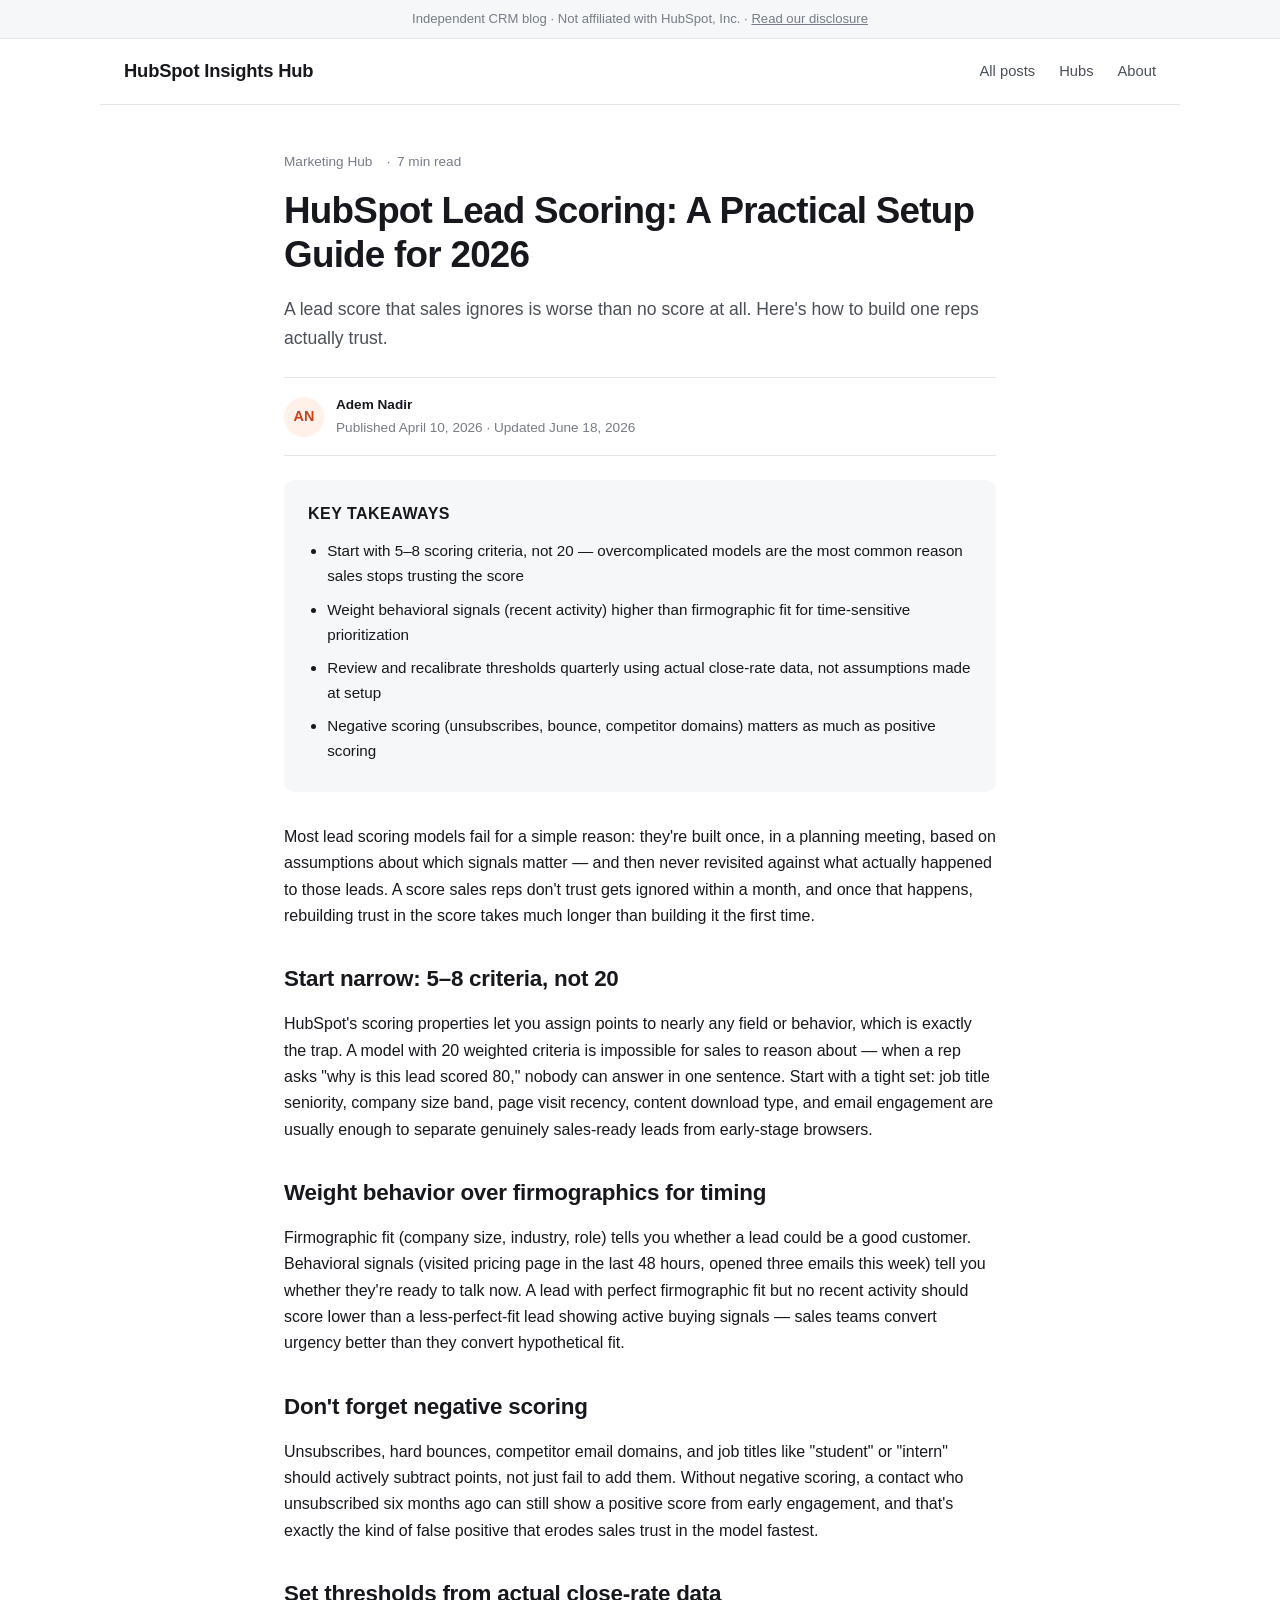
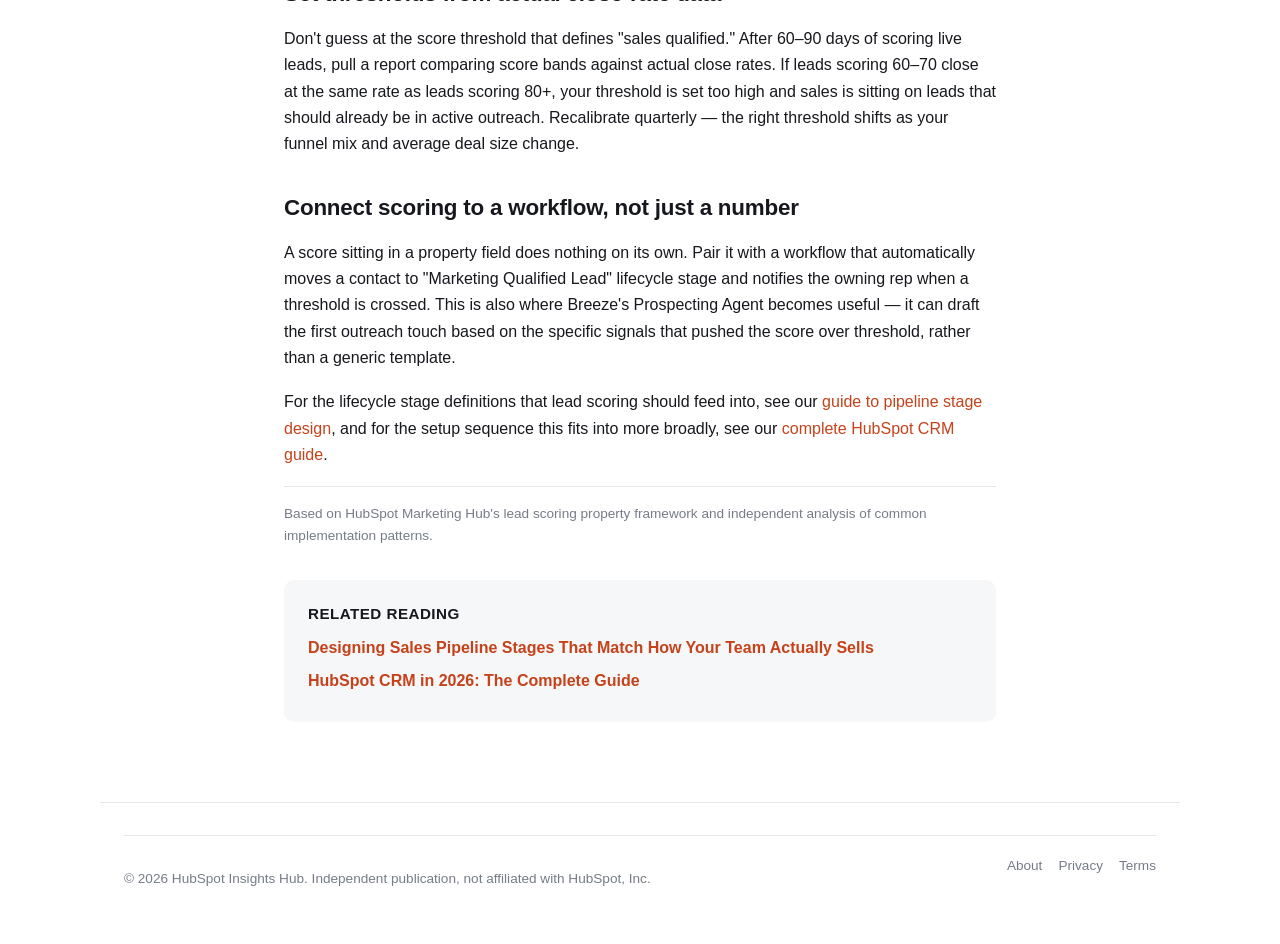
<file: pages/marketing-hub-lead-scoring.html>
<!DOCTYPE html>
<html lang="en">
<head>
<meta charset="UTF-8">
<meta name="viewport" content="width=device-width, initial-scale=1.0">
<title>HubSpot Lead Scoring: A Practical Setup Guide for 2026</title>
<meta name="description" content="How to build a HubSpot lead scoring model sales reps actually trust — the fields, thresholds, and review cadence that keep scores accurate.">
<link rel="canonical" href="https://ademnadir.github.io/HubSpot-Blog/pages/marketing-hub-lead-scoring.html">
<meta property="og:title" content="HubSpot Lead Scoring: A Practical Setup Guide for 2026">
<meta property="og:description" content="How to build a lead scoring model in Marketing Hub that sales reps actually trust.">
<meta property="og:type" content="article">
<meta property="og:url" content="https://ademnadir.github.io/HubSpot-Blog/pages/marketing-hub-lead-scoring.html">
<meta property="article:published_time" content="2026-04-10">
<meta property="article:modified_time" content="2026-06-18">
<meta property="article:author" content="Adem Nadir">
<meta name="twitter:card" content="summary_large_image">
<meta name="twitter:title" content="HubSpot Lead Scoring: A Practical Setup Guide for 2026">
<link rel="stylesheet" href="../assets/style.css">
<script type="application/ld+json">
{
  "@context": "https://schema.org",
  "@type": "BlogPosting",
  "headline": "HubSpot Lead Scoring: A Practical Setup Guide for 2026",
  "description": "How to build a lead scoring model in Marketing Hub that sales reps actually trust.",
  "author": { "@type": "Person", "name": "Adem Nadir" },
  "publisher": { "@type": "Organization", "name": "HubSpot Insights Hub" },
  "datePublished": "2026-04-10",
  "dateModified": "2026-06-18",
  "mainEntityOfPage": "https://ademnadir.github.io/HubSpot-Blog/pages/marketing-hub-lead-scoring.html"
}
</script>
</head>
<body>

<div class="disclosure-bar">
  Independent CRM blog · Not affiliated with HubSpot, Inc. · <a href="../legal/about.html">Read our disclosure</a>
</div>

<header class="site-header">
  <a href="../index.html" class="logo">HubSpot Insights Hub</a>
  <nav class="main-nav">
    <a href="../index.html">All posts</a>
    <a href="../index.html#hubs">Hubs</a>
    <a href="../legal/about.html">About</a>
  </nav>
</header>

<main class="article-wrap">
  <p class="article-meta-top">
    <span>Marketing Hub</span>
    <span class="dot">7 min read</span>
  </p>
  <h1>HubSpot Lead Scoring: A Practical Setup Guide for 2026</h1>
  <p class="article-dek">A lead score that sales ignores is worse than no score at all. Here's how to build one reps actually trust.</p>

  <div class="byline-box">
    <div class="byline-avatar">AN</div>
    <div class="byline-text">
      <p class="name">Adem Nadir</p>
      <p class="role">Published April 10, 2026 · Updated June 18, 2026</p>
    </div>
  </div>

  <div class="takeaways">
    <h2>Key takeaways</h2>
    <ul>
      <li>Start with 5–8 scoring criteria, not 20 — overcomplicated models are the most common reason sales stops trusting the score</li>
      <li>Weight behavioral signals (recent activity) higher than firmographic fit for time-sensitive prioritization</li>
      <li>Review and recalibrate thresholds quarterly using actual close-rate data, not assumptions made at setup</li>
      <li>Negative scoring (unsubscribes, bounce, competitor domains) matters as much as positive scoring</li>
    </ul>
  </div>

  <div class="article-body">
    <p>Most lead scoring models fail for a simple reason: they're built once, in a planning meeting, based on assumptions about which signals matter — and then never revisited against what actually happened to those leads. A score sales reps don't trust gets ignored within a month, and once that happens, rebuilding trust in the score takes much longer than building it the first time.</p>

    <h2>Start narrow: 5–8 criteria, not 20</h2>
    <p>HubSpot's scoring properties let you assign points to nearly any field or behavior, which is exactly the trap. A model with 20 weighted criteria is impossible for sales to reason about — when a rep asks "why is this lead scored 80," nobody can answer in one sentence. Start with a tight set: job title seniority, company size band, page visit recency, content download type, and email engagement are usually enough to separate genuinely sales-ready leads from early-stage browsers.</p>

    <h2>Weight behavior over firmographics for timing</h2>
    <p>Firmographic fit (company size, industry, role) tells you whether a lead could be a good customer. Behavioral signals (visited pricing page in the last 48 hours, opened three emails this week) tell you whether they're ready to talk now. A lead with perfect firmographic fit but no recent activity should score lower than a less-perfect-fit lead showing active buying signals — sales teams convert urgency better than they convert hypothetical fit.</p>

    <h2>Don't forget negative scoring</h2>
    <p>Unsubscribes, hard bounces, competitor email domains, and job titles like "student" or "intern" should actively subtract points, not just fail to add them. Without negative scoring, a contact who unsubscribed six months ago can still show a positive score from early engagement, and that's exactly the kind of false positive that erodes sales trust in the model fastest.</p>

    <h2>Set thresholds from actual close-rate data</h2>
    <p>Don't guess at the score threshold that defines "sales qualified." After 60–90 days of scoring live leads, pull a report comparing score bands against actual close rates. If leads scoring 60–70 close at the same rate as leads scoring 80+, your threshold is set too high and sales is sitting on leads that should already be in active outreach. Recalibrate quarterly — the right threshold shifts as your funnel mix and average deal size change.</p>

    <h2>Connect scoring to a workflow, not just a number</h2>
    <p>A score sitting in a property field does nothing on its own. Pair it with a workflow that automatically moves a contact to "Marketing Qualified Lead" lifecycle stage and notifies the owning rep when a threshold is crossed. This is also where Breeze's Prospecting Agent becomes useful — it can draft the first outreach touch based on the specific signals that pushed the score over threshold, rather than a generic template.</p>

    <p>For the lifecycle stage definitions that lead scoring should feed into, see our <a href="sales-hub-pipeline-stages.html">guide to pipeline stage design</a>, and for the setup sequence this fits into more broadly, see our <a href="heroPage.html">complete HubSpot CRM guide</a>.</p>

    <p class="source-note">Based on HubSpot Marketing Hub's lead scoring property framework and independent analysis of common implementation patterns.</p>
  </div>

  <div class="related-box">
    <h3>Related reading</h3>
    <a href="sales-hub-pipeline-stages.html">Designing Sales Pipeline Stages That Match How Your Team Actually Sells</a>
    <a href="heroPage.html">HubSpot CRM in 2026: The Complete Guide</a>
  </div>
</main>

<footer class="site-footer">
  <div class="footer-bottom">
    <p>&copy; 2026 HubSpot Insights Hub. Independent publication, not affiliated with HubSpot, Inc.</p>
    <nav>
      <a href="../legal/about.html">About</a>
      <a href="../legal/privacy.html">Privacy</a>
      <a href="../legal/terms.html">Terms</a>
    </nav>
  </div>
</footer>
</body>
</html>
</file>
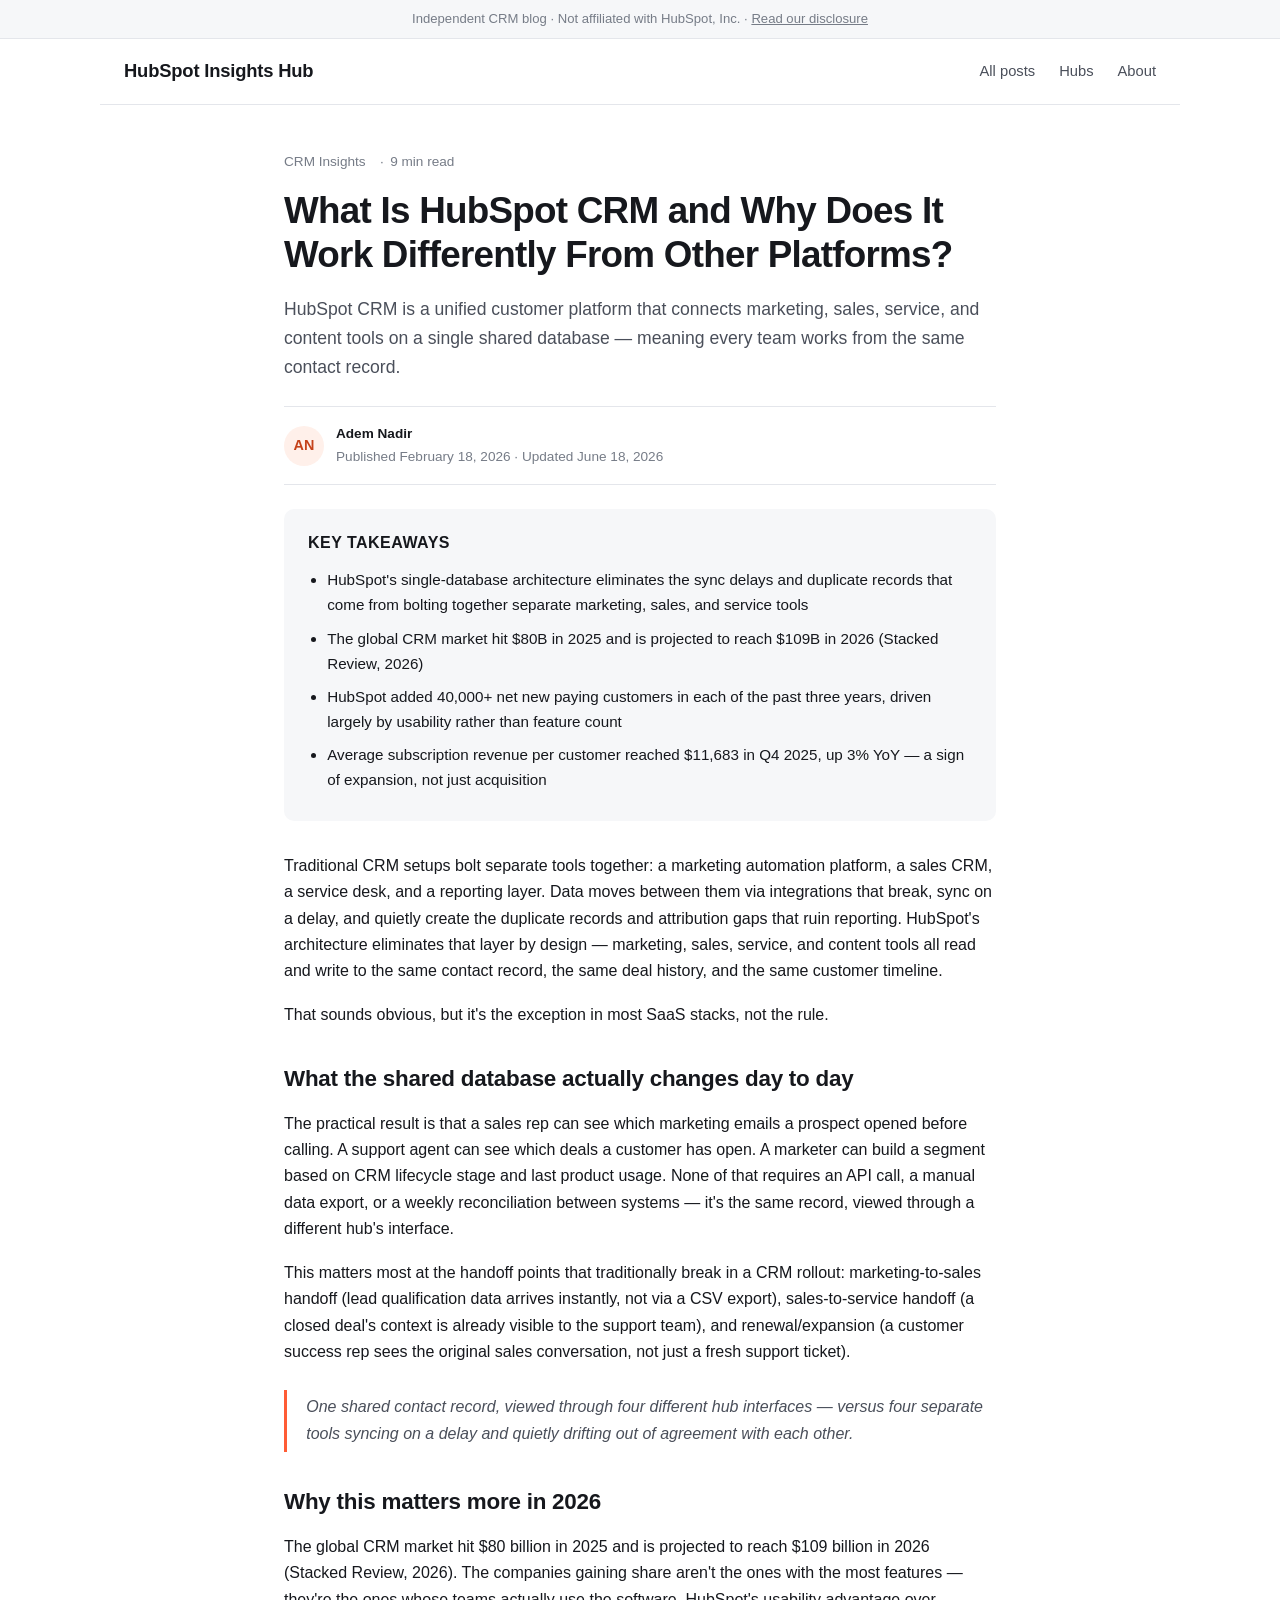
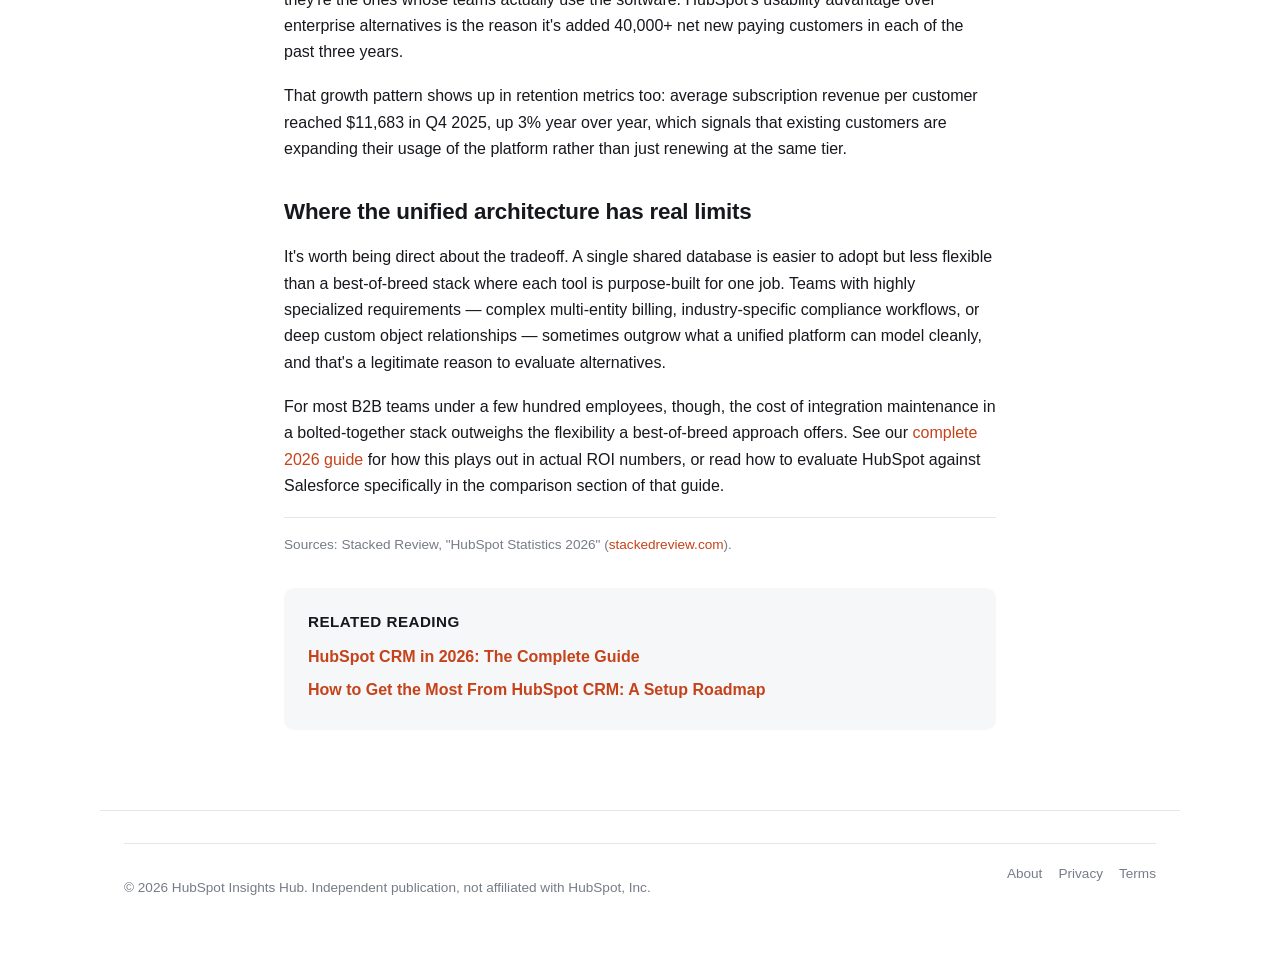
<file: pages/page2.html>
<!DOCTYPE html>
<html lang="en">
<head>
<meta charset="UTF-8">
<meta name="viewport" content="width=device-width, initial-scale=1.0">
<title>What Is HubSpot CRM? Architecture & Why It Works Differently</title>
<meta name="description" content="How HubSpot's shared-database architecture eliminates the integration layer that breaks in traditional CRM stacks, and why that matters for B2B sales teams.">
<link rel="canonical" href="https://ademnadir.github.io/HubSpot-Blog/pages/page2.html">
<meta property="og:title" content="What Is HubSpot CRM? Architecture & Why It Works Differently">
<meta property="og:description" content="How HubSpot's shared-database architecture eliminates the integration layer that breaks in traditional CRM stacks.">
<meta property="og:type" content="article">
<meta property="og:url" content="https://ademnadir.github.io/HubSpot-Blog/pages/page2.html">
<meta property="article:published_time" content="2026-02-18">
<meta property="article:modified_time" content="2026-06-18">
<meta property="article:author" content="Adem Nadir">
<meta name="twitter:card" content="summary_large_image">
<meta name="twitter:title" content="What Is HubSpot CRM? Architecture & Why It Works Differently">
<link rel="stylesheet" href="../assets/style.css">
<script type="application/ld+json">
{
  "@context": "https://schema.org",
  "@type": "BlogPosting",
  "headline": "What Is HubSpot CRM and Why Does It Work Differently From Other Platforms?",
  "description": "How HubSpot's shared-database architecture eliminates the integration layer that breaks in traditional CRM stacks.",
  "author": { "@type": "Person", "name": "Adem Nadir" },
  "publisher": { "@type": "Organization", "name": "HubSpot Insights Hub" },
  "datePublished": "2026-02-18",
  "dateModified": "2026-06-18",
  "mainEntityOfPage": "https://ademnadir.github.io/HubSpot-Blog/pages/page2.html"
}
</script>
</head>
<body>

<div class="disclosure-bar">
  Independent CRM blog · Not affiliated with HubSpot, Inc. · <a href="../legal/about.html">Read our disclosure</a>
</div>

<header class="site-header">
  <a href="../index.html" class="logo">HubSpot Insights Hub</a>
  <nav class="main-nav">
    <a href="../index.html">All posts</a>
    <a href="../index.html#hubs">Hubs</a>
    <a href="../legal/about.html">About</a>
  </nav>
</header>

<main class="article-wrap">
  <p class="article-meta-top">
    <span>CRM Insights</span>
    <span class="dot">9 min read</span>
  </p>
  <h1>What Is HubSpot CRM and Why Does It Work Differently From Other Platforms?</h1>
  <p class="article-dek">HubSpot CRM is a unified customer platform that connects marketing, sales, service, and content tools on a single shared database — meaning every team works from the same contact record.</p>

  <div class="byline-box">
    <div class="byline-avatar">AN</div>
    <div class="byline-text">
      <p class="name">Adem Nadir</p>
      <p class="role">Published February 18, 2026 · Updated June 18, 2026</p>
    </div>
  </div>

  <div class="takeaways">
    <h2>Key takeaways</h2>
    <ul>
      <li>HubSpot's single-database architecture eliminates the sync delays and duplicate records that come from bolting together separate marketing, sales, and service tools</li>
      <li>The global CRM market hit $80B in 2025 and is projected to reach $109B in 2026 (Stacked Review, 2026)</li>
      <li>HubSpot added 40,000+ net new paying customers in each of the past three years, driven largely by usability rather than feature count</li>
      <li>Average subscription revenue per customer reached $11,683 in Q4 2025, up 3% YoY — a sign of expansion, not just acquisition</li>
    </ul>
  </div>

  <div class="article-body">
    <p>Traditional CRM setups bolt separate tools together: a marketing automation platform, a sales CRM, a service desk, and a reporting layer. Data moves between them via integrations that break, sync on a delay, and quietly create the duplicate records and attribution gaps that ruin reporting. HubSpot's architecture eliminates that layer by design — marketing, sales, service, and content tools all read and write to the same contact record, the same deal history, and the same customer timeline.</p>

    <p>That sounds obvious, but it's the exception in most SaaS stacks, not the rule.</p>

    <h2>What the shared database actually changes day to day</h2>
    <p>The practical result is that a sales rep can see which marketing emails a prospect opened before calling. A support agent can see which deals a customer has open. A marketer can build a segment based on CRM lifecycle stage and last product usage. None of that requires an API call, a manual data export, or a weekly reconciliation between systems — it's the same record, viewed through a different hub's interface.</p>

    <p>This matters most at the handoff points that traditionally break in a CRM rollout: marketing-to-sales handoff (lead qualification data arrives instantly, not via a CSV export), sales-to-service handoff (a closed deal's context is already visible to the support team), and renewal/expansion (a customer success rep sees the original sales conversation, not just a fresh support ticket).</p>

    <blockquote>One shared contact record, viewed through four different hub interfaces — versus four separate tools syncing on a delay and quietly drifting out of agreement with each other.</blockquote>

    <h2>Why this matters more in 2026</h2>
    <p>The global CRM market hit $80 billion in 2025 and is projected to reach $109 billion in 2026 (Stacked Review, 2026). The companies gaining share aren't the ones with the most features — they're the ones whose teams actually use the software. HubSpot's usability advantage over enterprise alternatives is the reason it's added 40,000+ net new paying customers in each of the past three years.</p>

    <p>That growth pattern shows up in retention metrics too: average subscription revenue per customer reached $11,683 in Q4 2025, up 3% year over year, which signals that existing customers are expanding their usage of the platform rather than just renewing at the same tier.</p>

    <h2>Where the unified architecture has real limits</h2>
    <p>It's worth being direct about the tradeoff. A single shared database is easier to adopt but less flexible than a best-of-breed stack where each tool is purpose-built for one job. Teams with highly specialized requirements — complex multi-entity billing, industry-specific compliance workflows, or deep custom object relationships — sometimes outgrow what a unified platform can model cleanly, and that's a legitimate reason to evaluate alternatives.</p>

    <p>For most B2B teams under a few hundred employees, though, the cost of integration maintenance in a bolted-together stack outweighs the flexibility a best-of-breed approach offers. See our <a href="heroPage.html">complete 2026 guide</a> for how this plays out in actual ROI numbers, or read how to evaluate HubSpot against Salesforce specifically in the comparison section of that guide.</p>

    <p class="source-note">Sources: Stacked Review, "HubSpot Statistics 2026" (<a href="https://stackedreview.com/hubspot-statistics/">stackedreview.com</a>).</p>
  </div>

  <div class="related-box">
    <h3>Related reading</h3>
    <a href="heroPage.html">HubSpot CRM in 2026: The Complete Guide</a>
    <a href="page3.html">How to Get the Most From HubSpot CRM: A Setup Roadmap</a>
  </div>
</main>

<footer class="site-footer">
  <div class="footer-bottom">
    <p>&copy; 2026 HubSpot Insights Hub. Independent publication, not affiliated with HubSpot, Inc.</p>
    <nav>
      <a href="../legal/about.html">About</a>
      <a href="../legal/privacy.html">Privacy</a>
      <a href="../legal/terms.html">Terms</a>
    </nav>
  </div>
</footer>
</body>
</html>
</file>
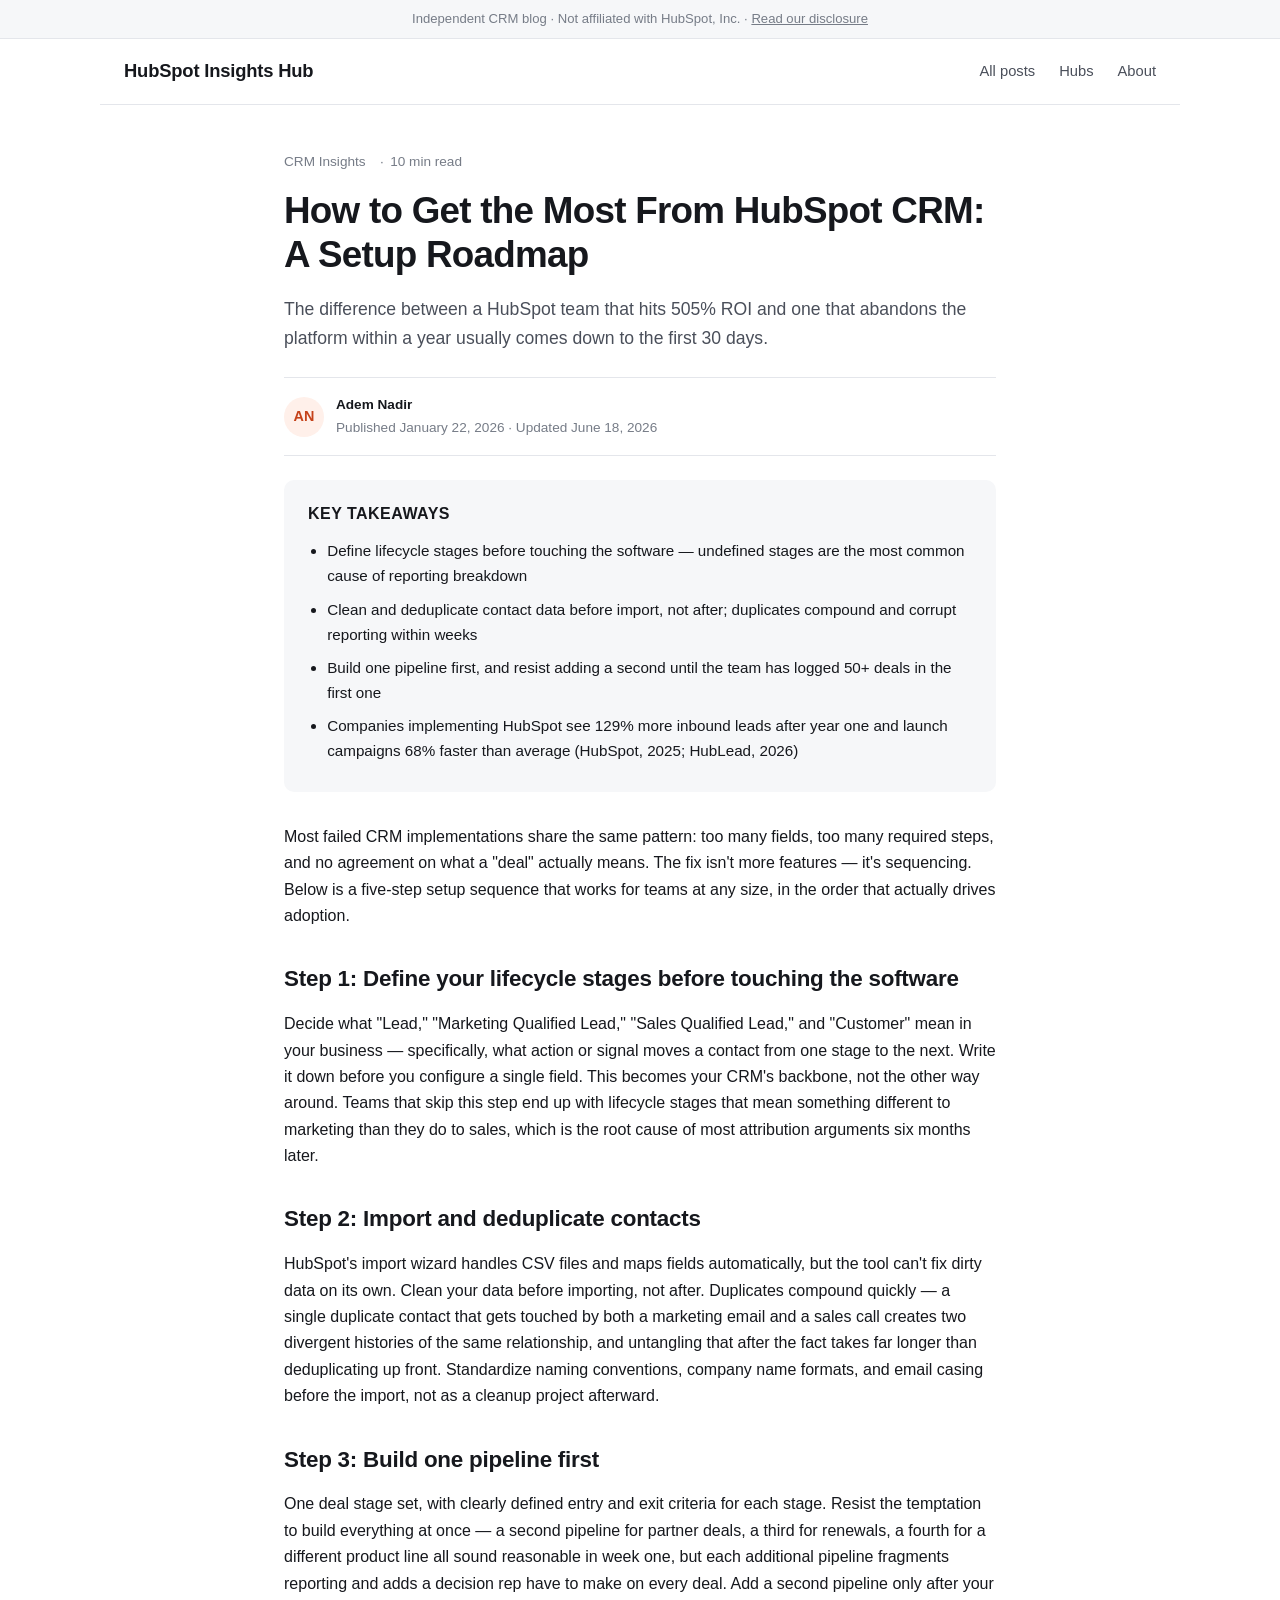
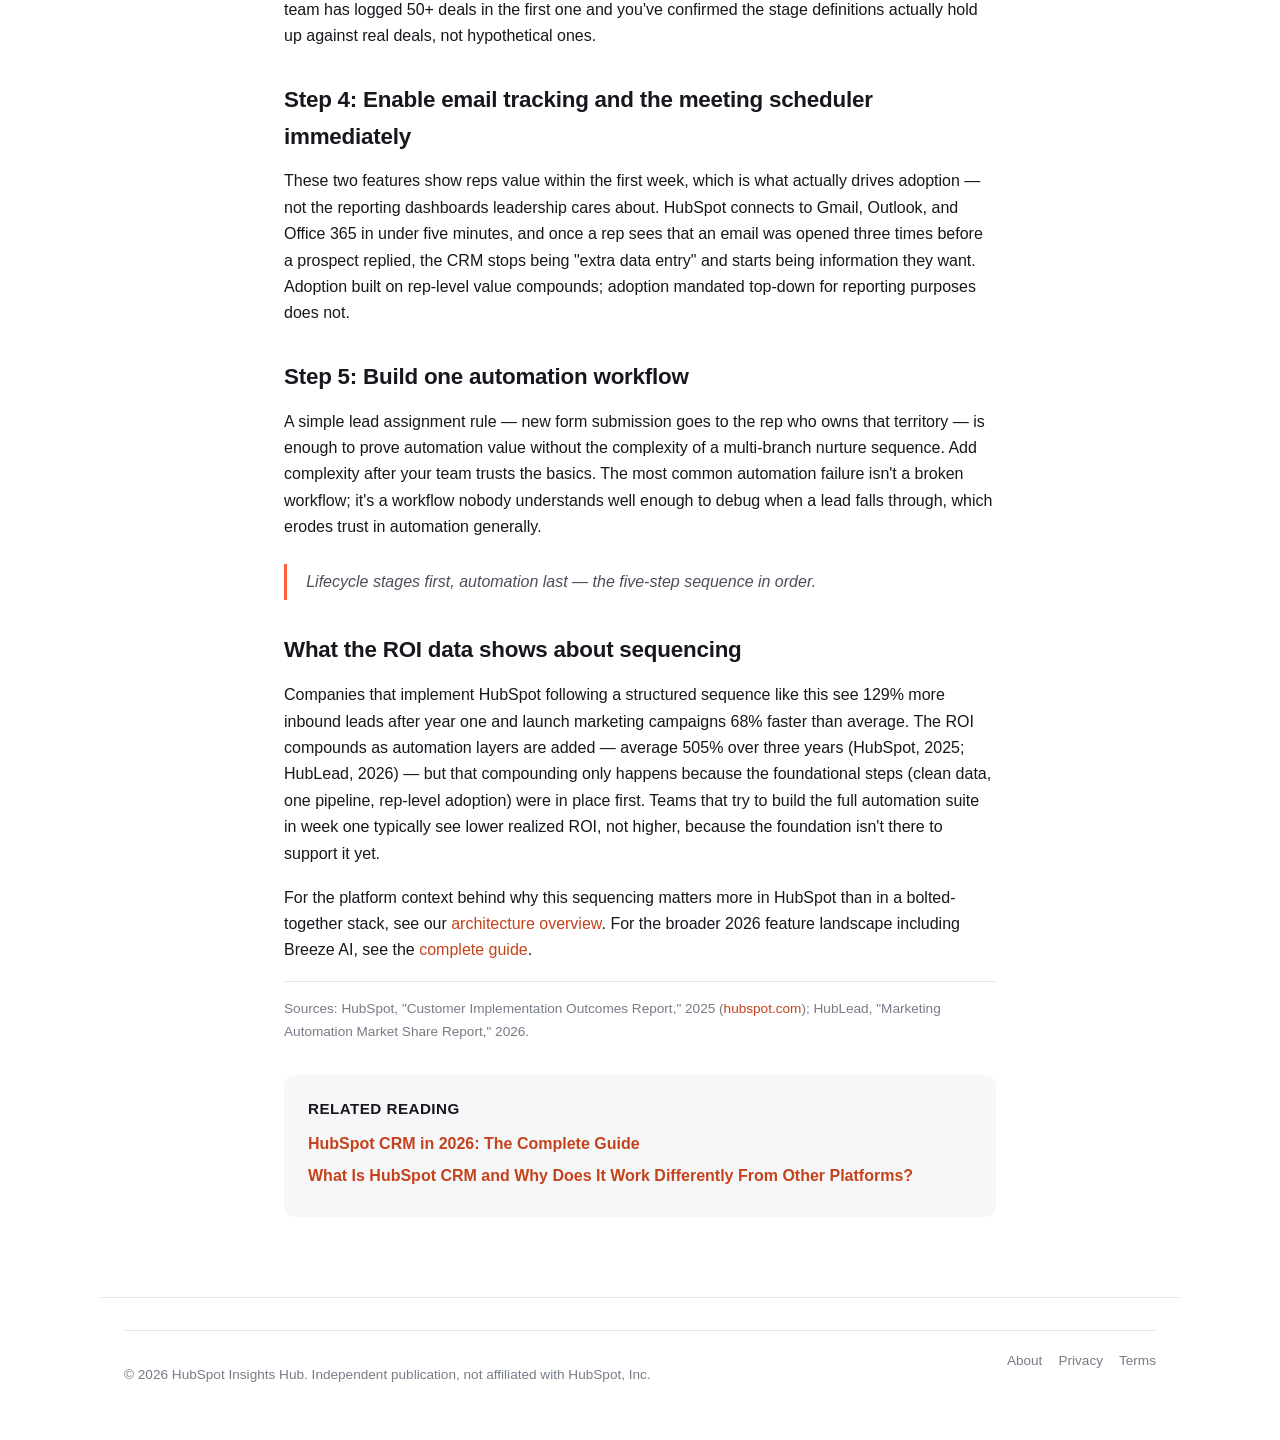
<file: pages/page3.html>
<!DOCTYPE html>
<html lang="en">
<head>
<meta charset="UTF-8">
<meta name="viewport" content="width=device-width, initial-scale=1.0">
<title>How to Get the Most From HubSpot CRM: A Setup Roadmap</title>
<meta name="description" content="A five-step HubSpot setup sequence that drives 90-day adoption: lifecycle stages, deduplication, one pipeline, email tracking, and one automation workflow.">
<link rel="canonical" href="https://ademnadir.github.io/HubSpot-Blog/pages/page3.html">
<meta property="og:title" content="How to Get the Most From HubSpot CRM: A Setup Roadmap">
<meta property="og:description" content="A five-step HubSpot setup sequence that drives 90-day adoption and avoids the patterns that kill CRM rollouts.">
<meta property="og:type" content="article">
<meta property="og:url" content="https://ademnadir.github.io/HubSpot-Blog/pages/page3.html">
<meta property="article:published_time" content="2026-01-22">
<meta property="article:modified_time" content="2026-06-18">
<meta property="article:author" content="Adem Nadir">
<meta name="twitter:card" content="summary_large_image">
<meta name="twitter:title" content="How to Get the Most From HubSpot CRM: A Setup Roadmap">
<link rel="stylesheet" href="../assets/style.css">
<script type="application/ld+json">
{
  "@context": "https://schema.org",
  "@type": "BlogPosting",
  "headline": "How to Get the Most From HubSpot CRM: A Setup Roadmap",
  "description": "A five-step HubSpot setup sequence that drives 90-day adoption and avoids the patterns that kill CRM rollouts.",
  "author": { "@type": "Person", "name": "Adem Nadir" },
  "publisher": { "@type": "Organization", "name": "HubSpot Insights Hub" },
  "datePublished": "2026-01-22",
  "dateModified": "2026-06-18",
  "mainEntityOfPage": "https://ademnadir.github.io/HubSpot-Blog/pages/page3.html"
}
</script>
</head>
<body>

<div class="disclosure-bar">
  Independent CRM blog · Not affiliated with HubSpot, Inc. · <a href="../legal/about.html">Read our disclosure</a>
</div>

<header class="site-header">
  <a href="../index.html" class="logo">HubSpot Insights Hub</a>
  <nav class="main-nav">
    <a href="../index.html">All posts</a>
    <a href="../index.html#hubs">Hubs</a>
    <a href="../legal/about.html">About</a>
  </nav>
</header>

<main class="article-wrap">
  <p class="article-meta-top">
    <span>CRM Insights</span>
    <span class="dot">10 min read</span>
  </p>
  <h1>How to Get the Most From HubSpot CRM: A Setup Roadmap</h1>
  <p class="article-dek">The difference between a HubSpot team that hits 505% ROI and one that abandons the platform within a year usually comes down to the first 30 days.</p>

  <div class="byline-box">
    <div class="byline-avatar">AN</div>
    <div class="byline-text">
      <p class="name">Adem Nadir</p>
      <p class="role">Published January 22, 2026 · Updated June 18, 2026</p>
    </div>
  </div>

  <div class="takeaways">
    <h2>Key takeaways</h2>
    <ul>
      <li>Define lifecycle stages before touching the software — undefined stages are the most common cause of reporting breakdown</li>
      <li>Clean and deduplicate contact data before import, not after; duplicates compound and corrupt reporting within weeks</li>
      <li>Build one pipeline first, and resist adding a second until the team has logged 50+ deals in the first one</li>
      <li>Companies implementing HubSpot see 129% more inbound leads after year one and launch campaigns 68% faster than average (HubSpot, 2025; HubLead, 2026)</li>
    </ul>
  </div>

  <div class="article-body">
    <p>Most failed CRM implementations share the same pattern: too many fields, too many required steps, and no agreement on what a "deal" actually means. The fix isn't more features — it's sequencing. Below is a five-step setup sequence that works for teams at any size, in the order that actually drives adoption.</p>

    <h2>Step 1: Define your lifecycle stages before touching the software</h2>
    <p>Decide what "Lead," "Marketing Qualified Lead," "Sales Qualified Lead," and "Customer" mean in your business — specifically, what action or signal moves a contact from one stage to the next. Write it down before you configure a single field. This becomes your CRM's backbone, not the other way around. Teams that skip this step end up with lifecycle stages that mean something different to marketing than they do to sales, which is the root cause of most attribution arguments six months later.</p>

    <h2>Step 2: Import and deduplicate contacts</h2>
    <p>HubSpot's import wizard handles CSV files and maps fields automatically, but the tool can't fix dirty data on its own. Clean your data before importing, not after. Duplicates compound quickly — a single duplicate contact that gets touched by both a marketing email and a sales call creates two divergent histories of the same relationship, and untangling that after the fact takes far longer than deduplicating up front. Standardize naming conventions, company name formats, and email casing before the import, not as a cleanup project afterward.</p>

    <h2>Step 3: Build one pipeline first</h2>
    <p>One deal stage set, with clearly defined entry and exit criteria for each stage. Resist the temptation to build everything at once — a second pipeline for partner deals, a third for renewals, a fourth for a different product line all sound reasonable in week one, but each additional pipeline fragments reporting and adds a decision rep have to make on every deal. Add a second pipeline only after your team has logged 50+ deals in the first one and you've confirmed the stage definitions actually hold up against real deals, not hypothetical ones.</p>

    <h2>Step 4: Enable email tracking and the meeting scheduler immediately</h2>
    <p>These two features show reps value within the first week, which is what actually drives adoption — not the reporting dashboards leadership cares about. HubSpot connects to Gmail, Outlook, and Office 365 in under five minutes, and once a rep sees that an email was opened three times before a prospect replied, the CRM stops being "extra data entry" and starts being information they want. Adoption built on rep-level value compounds; adoption mandated top-down for reporting purposes does not.</p>

    <h2>Step 5: Build one automation workflow</h2>
    <p>A simple lead assignment rule — new form submission goes to the rep who owns that territory — is enough to prove automation value without the complexity of a multi-branch nurture sequence. Add complexity after your team trusts the basics. The most common automation failure isn't a broken workflow; it's a workflow nobody understands well enough to debug when a lead falls through, which erodes trust in automation generally.</p>

    <blockquote>Lifecycle stages first, automation last — the five-step sequence in order.</blockquote>

    <h2>What the ROI data shows about sequencing</h2>
    <p>Companies that implement HubSpot following a structured sequence like this see 129% more inbound leads after year one and launch marketing campaigns 68% faster than average. The ROI compounds as automation layers are added — average 505% over three years (HubSpot, 2025; HubLead, 2026) — but that compounding only happens because the foundational steps (clean data, one pipeline, rep-level adoption) were in place first. Teams that try to build the full automation suite in week one typically see lower realized ROI, not higher, because the foundation isn't there to support it yet.</p>

    <p>For the platform context behind why this sequencing matters more in HubSpot than in a bolted-together stack, see our <a href="page2.html">architecture overview</a>. For the broader 2026 feature landscape including Breeze AI, see the <a href="heroPage.html">complete guide</a>.</p>

    <p class="source-note">Sources: HubSpot, "Customer Implementation Outcomes Report," 2025 (<a href="https://www.hubspot.com/products/artificial-intelligence">hubspot.com</a>); HubLead, "Marketing Automation Market Share Report," 2026.</p>
  </div>

  <div class="related-box">
    <h3>Related reading</h3>
    <a href="heroPage.html">HubSpot CRM in 2026: The Complete Guide</a>
    <a href="page2.html">What Is HubSpot CRM and Why Does It Work Differently From Other Platforms?</a>
  </div>
</main>

<footer class="site-footer">
  <div class="footer-bottom">
    <p>&copy; 2026 HubSpot Insights Hub. Independent publication, not affiliated with HubSpot, Inc.</p>
    <nav>
      <a href="../legal/about.html">About</a>
      <a href="../legal/privacy.html">Privacy</a>
      <a href="../legal/terms.html">Terms</a>
    </nav>
  </div>
</footer>
</body>
</html>
</file>
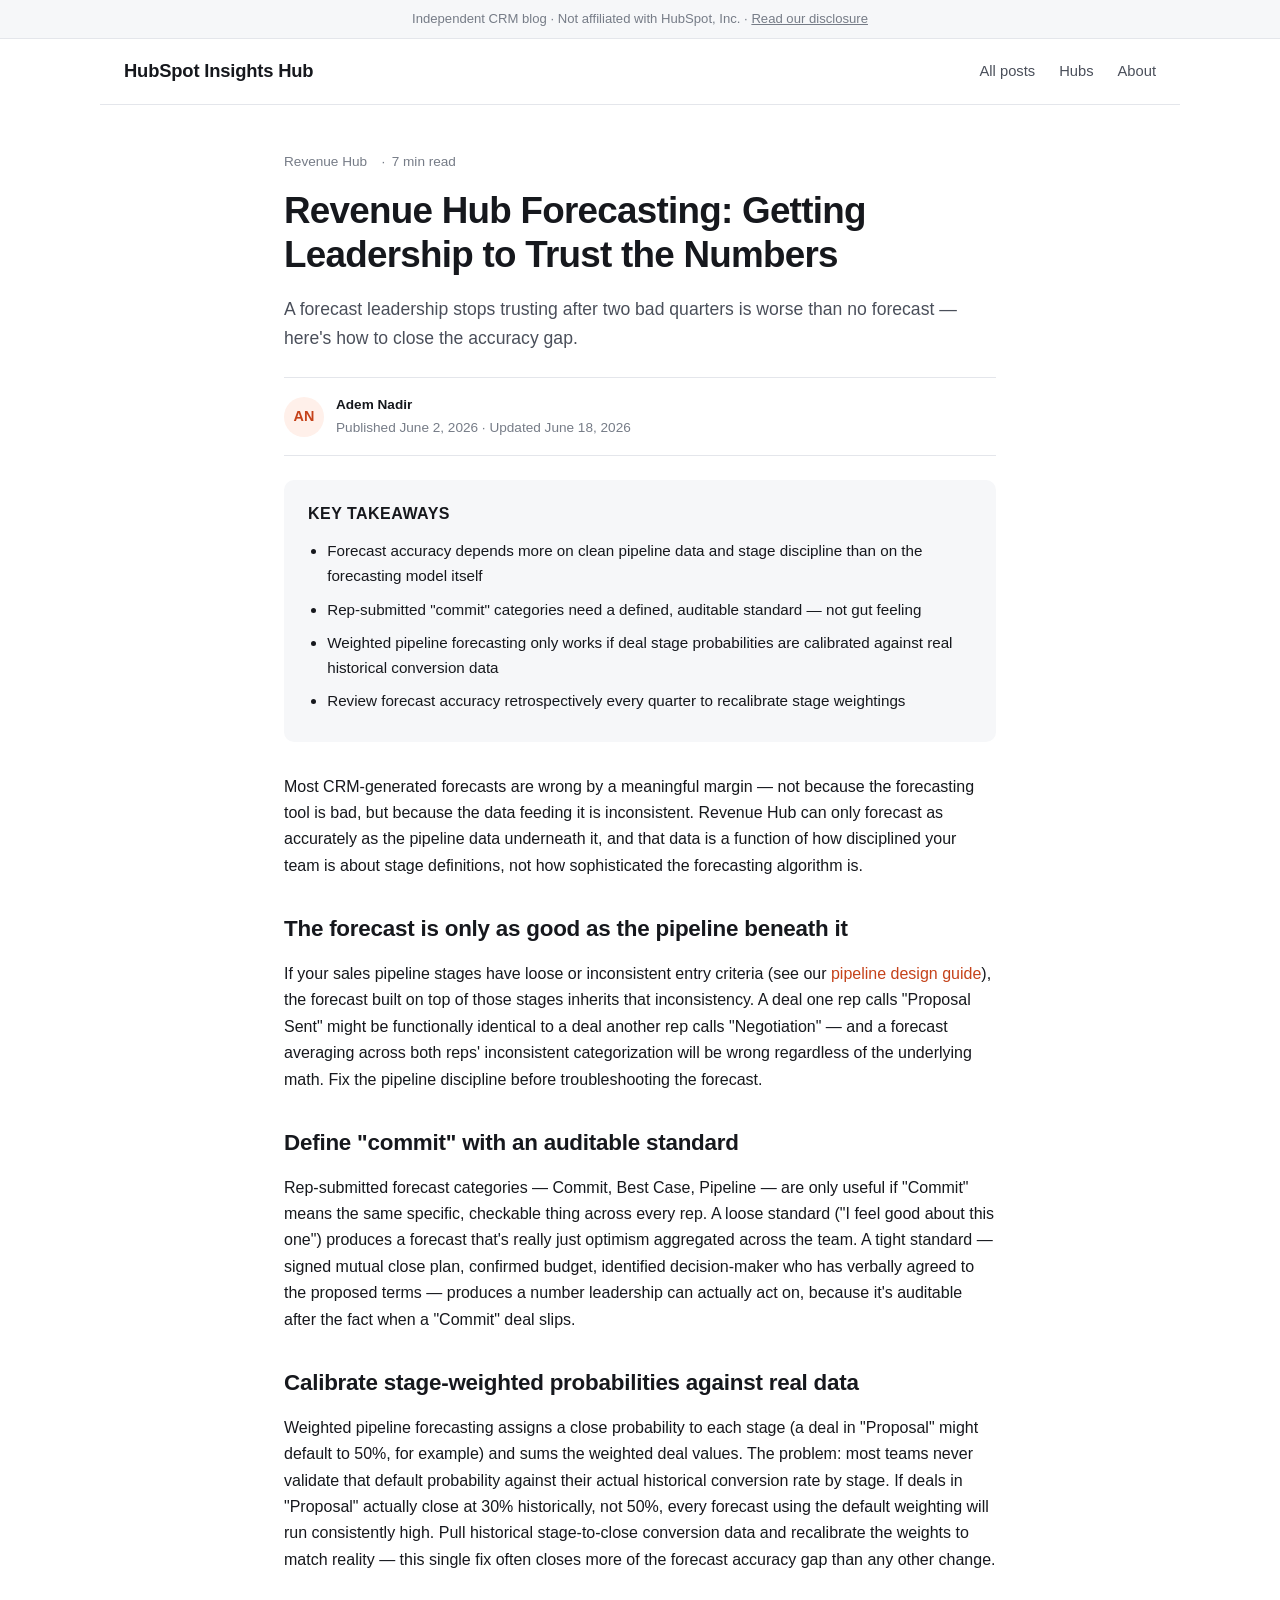
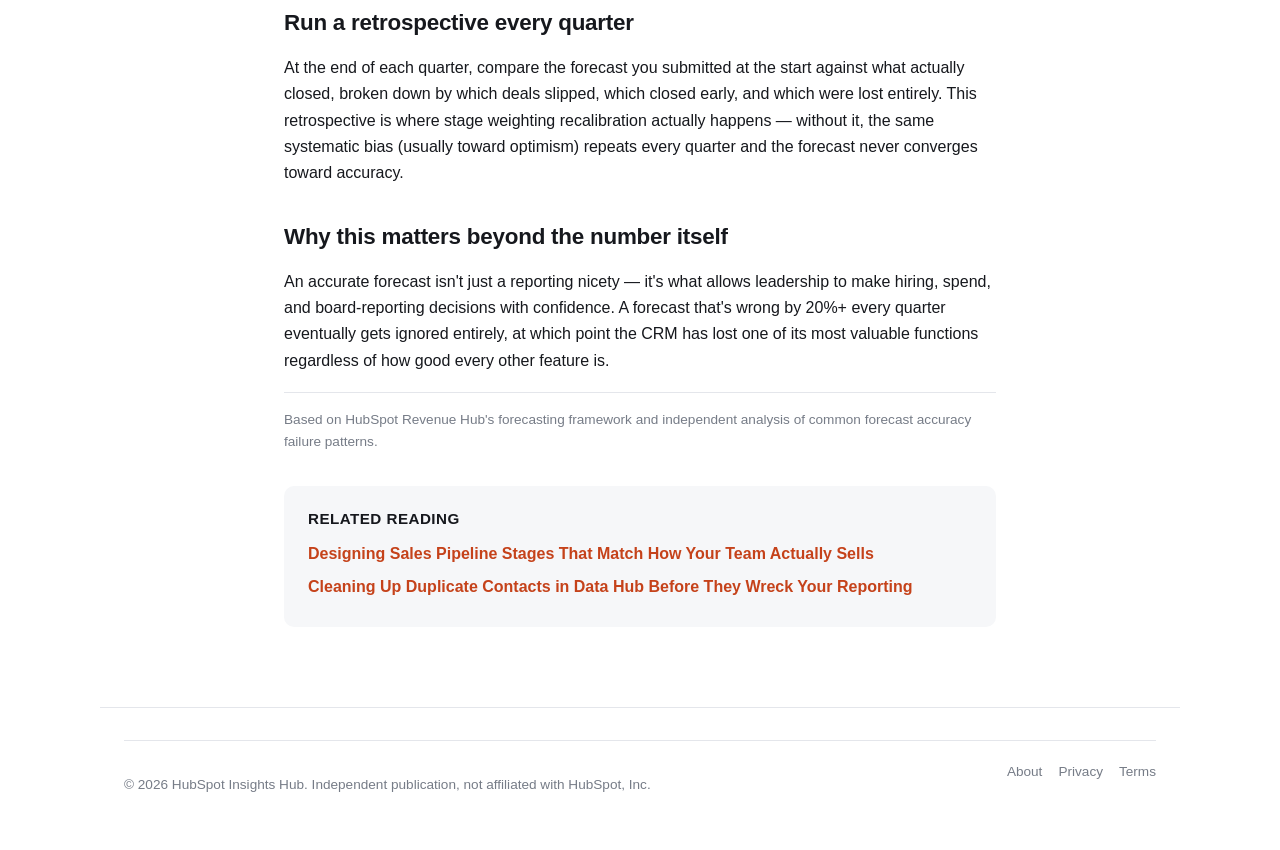
<file: pages/revenue-hub-forecasting.html>
<!DOCTYPE html>
<html lang="en">
<head>
<meta charset="UTF-8">
<meta name="viewport" content="width=device-width, initial-scale=1.0">
<title>Revenue Hub Forecasting: Getting Leadership to Trust the Numbers</title>
<meta name="description" content="Why most CRM forecasts are wrong by 20% or more, and the Revenue Hub forecasting settings that close the gap between pipeline and reality.">
<link rel="canonical" href="https://ademnadir.github.io/HubSpot-Blog/pages/revenue-hub-forecasting.html">
<meta property="og:title" content="Revenue Hub Forecasting: Getting Leadership to Trust the Numbers">
<meta property="og:description" content="The forecasting settings that close the gap between pipeline and reality.">
<meta property="og:type" content="article">
<meta property="og:url" content="https://ademnadir.github.io/HubSpot-Blog/pages/revenue-hub-forecasting.html">
<meta property="article:published_time" content="2026-06-02">
<meta property="article:modified_time" content="2026-06-18">
<meta property="article:author" content="Adem Nadir">
<meta name="twitter:card" content="summary_large_image">
<meta name="twitter:title" content="Revenue Hub Forecasting: Getting Leadership to Trust the Numbers">
<link rel="stylesheet" href="../assets/style.css">
<script type="application/ld+json">
{
  "@context": "https://schema.org",
  "@type": "BlogPosting",
  "headline": "Revenue Hub Forecasting: Getting Leadership to Trust the Numbers",
  "description": "The forecasting settings that close the gap between pipeline and reality.",
  "author": { "@type": "Person", "name": "Adem Nadir" },
  "publisher": { "@type": "Organization", "name": "HubSpot Insights Hub" },
  "datePublished": "2026-06-02",
  "dateModified": "2026-06-18",
  "mainEntityOfPage": "https://ademnadir.github.io/HubSpot-Blog/pages/revenue-hub-forecasting.html"
}
</script>
</head>
<body>

<div class="disclosure-bar">
  Independent CRM blog · Not affiliated with HubSpot, Inc. · <a href="../legal/about.html">Read our disclosure</a>
</div>

<header class="site-header">
  <a href="../index.html" class="logo">HubSpot Insights Hub</a>
  <nav class="main-nav">
    <a href="../index.html">All posts</a>
    <a href="../index.html#hubs">Hubs</a>
    <a href="../legal/about.html">About</a>
  </nav>
</header>

<main class="article-wrap">
  <p class="article-meta-top">
    <span>Revenue Hub</span>
    <span class="dot">7 min read</span>
  </p>
  <h1>Revenue Hub Forecasting: Getting Leadership to Trust the Numbers</h1>
  <p class="article-dek">A forecast leadership stops trusting after two bad quarters is worse than no forecast — here's how to close the accuracy gap.</p>

  <div class="byline-box">
    <div class="byline-avatar">AN</div>
    <div class="byline-text">
      <p class="name">Adem Nadir</p>
      <p class="role">Published June 2, 2026 · Updated June 18, 2026</p>
    </div>
  </div>

  <div class="takeaways">
    <h2>Key takeaways</h2>
    <ul>
      <li>Forecast accuracy depends more on clean pipeline data and stage discipline than on the forecasting model itself</li>
      <li>Rep-submitted "commit" categories need a defined, auditable standard — not gut feeling</li>
      <li>Weighted pipeline forecasting only works if deal stage probabilities are calibrated against real historical conversion data</li>
      <li>Review forecast accuracy retrospectively every quarter to recalibrate stage weightings</li>
    </ul>
  </div>

  <div class="article-body">
    <p>Most CRM-generated forecasts are wrong by a meaningful margin — not because the forecasting tool is bad, but because the data feeding it is inconsistent. Revenue Hub can only forecast as accurately as the pipeline data underneath it, and that data is a function of how disciplined your team is about stage definitions, not how sophisticated the forecasting algorithm is.</p>

    <h2>The forecast is only as good as the pipeline beneath it</h2>
    <p>If your sales pipeline stages have loose or inconsistent entry criteria (see our <a href="sales-hub-pipeline-stages.html">pipeline design guide</a>), the forecast built on top of those stages inherits that inconsistency. A deal one rep calls "Proposal Sent" might be functionally identical to a deal another rep calls "Negotiation" — and a forecast averaging across both reps' inconsistent categorization will be wrong regardless of the underlying math. Fix the pipeline discipline before troubleshooting the forecast.</p>

    <h2>Define "commit" with an auditable standard</h2>
    <p>Rep-submitted forecast categories — Commit, Best Case, Pipeline — are only useful if "Commit" means the same specific, checkable thing across every rep. A loose standard ("I feel good about this one") produces a forecast that's really just optimism aggregated across the team. A tight standard — signed mutual close plan, confirmed budget, identified decision-maker who has verbally agreed to the proposed terms — produces a number leadership can actually act on, because it's auditable after the fact when a "Commit" deal slips.</p>

    <h2>Calibrate stage-weighted probabilities against real data</h2>
    <p>Weighted pipeline forecasting assigns a close probability to each stage (a deal in "Proposal" might default to 50%, for example) and sums the weighted deal values. The problem: most teams never validate that default probability against their actual historical conversion rate by stage. If deals in "Proposal" actually close at 30% historically, not 50%, every forecast using the default weighting will run consistently high. Pull historical stage-to-close conversion data and recalibrate the weights to match reality — this single fix often closes more of the forecast accuracy gap than any other change.</p>

    <h2>Run a retrospective every quarter</h2>
    <p>At the end of each quarter, compare the forecast you submitted at the start against what actually closed, broken down by which deals slipped, which closed early, and which were lost entirely. This retrospective is where stage weighting recalibration actually happens — without it, the same systematic bias (usually toward optimism) repeats every quarter and the forecast never converges toward accuracy.</p>

    <h2>Why this matters beyond the number itself</h2>
    <p>An accurate forecast isn't just a reporting nicety — it's what allows leadership to make hiring, spend, and board-reporting decisions with confidence. A forecast that's wrong by 20%+ every quarter eventually gets ignored entirely, at which point the CRM has lost one of its most valuable functions regardless of how good every other feature is.</p>

    <p class="source-note">Based on HubSpot Revenue Hub's forecasting framework and independent analysis of common forecast accuracy failure patterns.</p>
  </div>

  <div class="related-box">
    <h3>Related reading</h3>
    <a href="sales-hub-pipeline-stages.html">Designing Sales Pipeline Stages That Match How Your Team Actually Sells</a>
    <a href="data-hub-deduplication.html">Cleaning Up Duplicate Contacts in Data Hub Before They Wreck Your Reporting</a>
  </div>
</main>

<footer class="site-footer">
  <div class="footer-bottom">
    <p>&copy; 2026 HubSpot Insights Hub. Independent publication, not affiliated with HubSpot, Inc.</p>
    <nav>
      <a href="../legal/about.html">About</a>
      <a href="../legal/privacy.html">Privacy</a>
      <a href="../legal/terms.html">Terms</a>
    </nav>
  </div>
</footer>
</body>
</html>
</file>
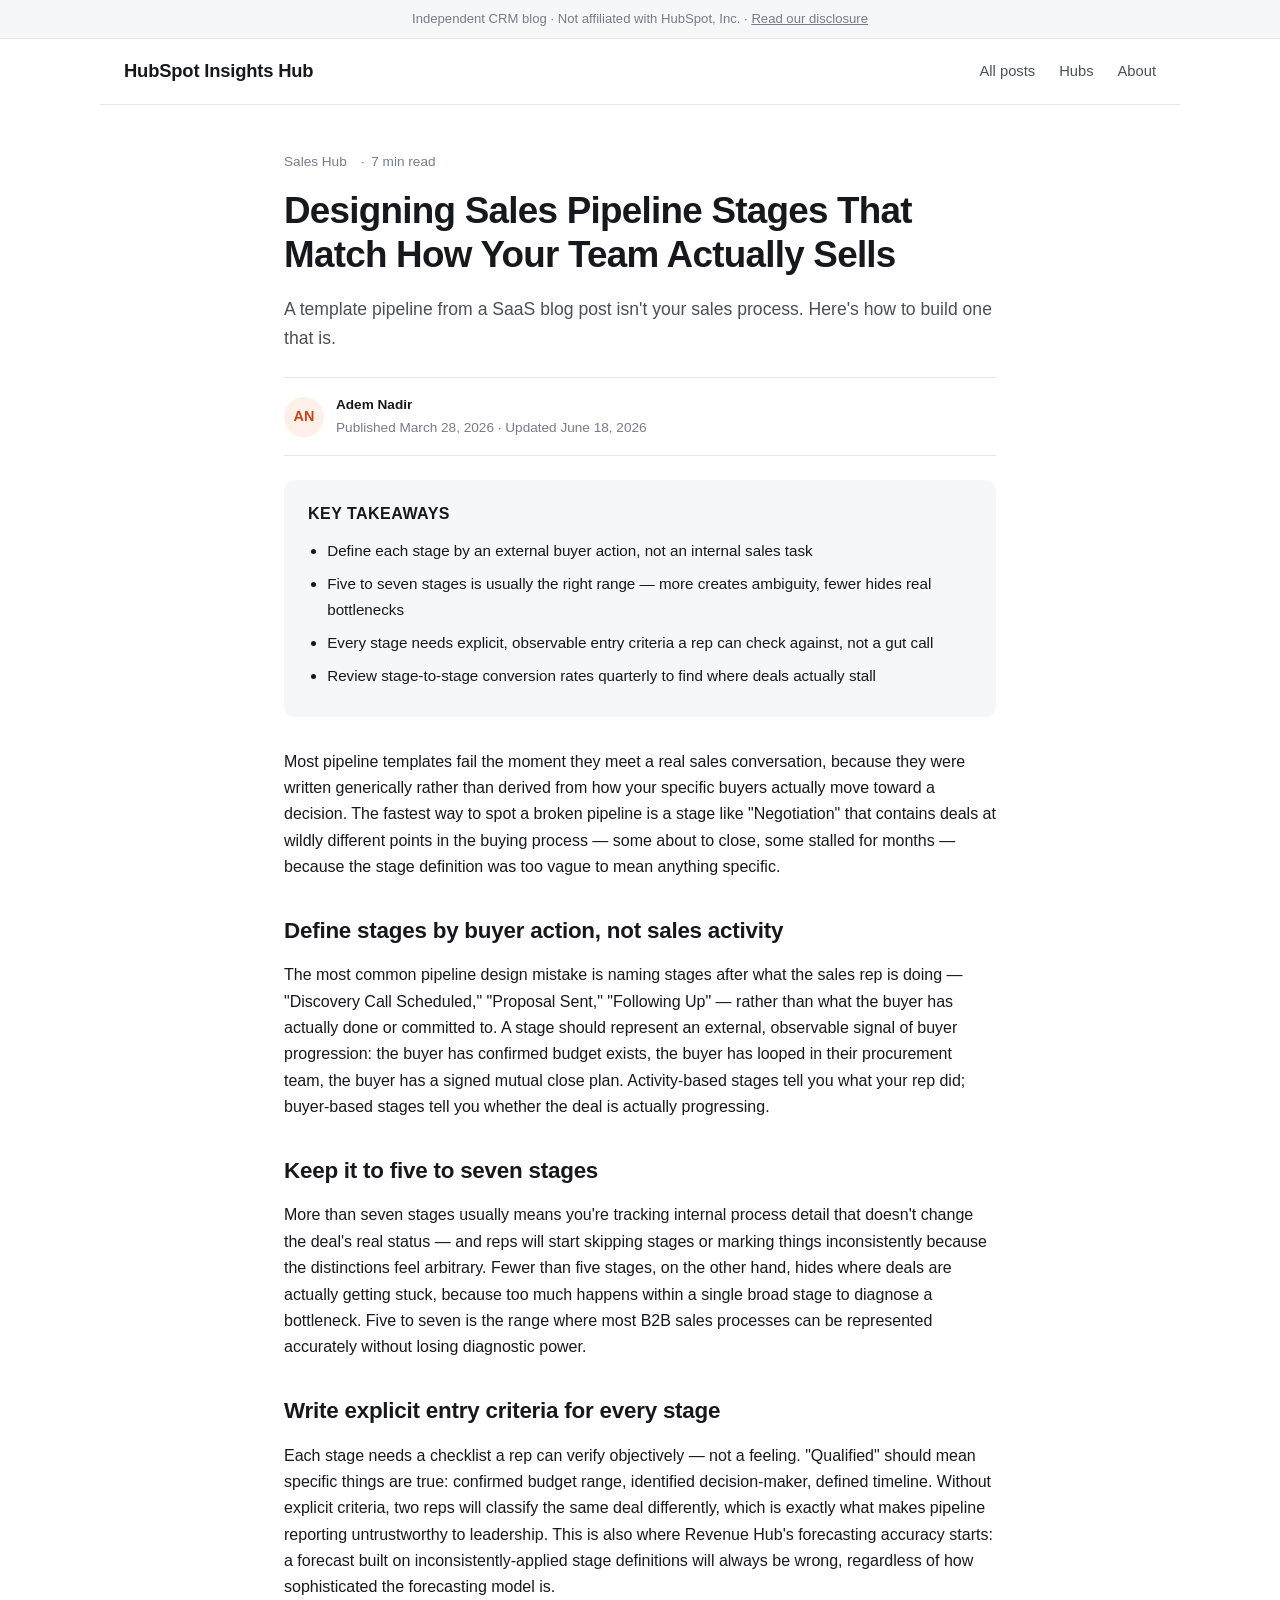
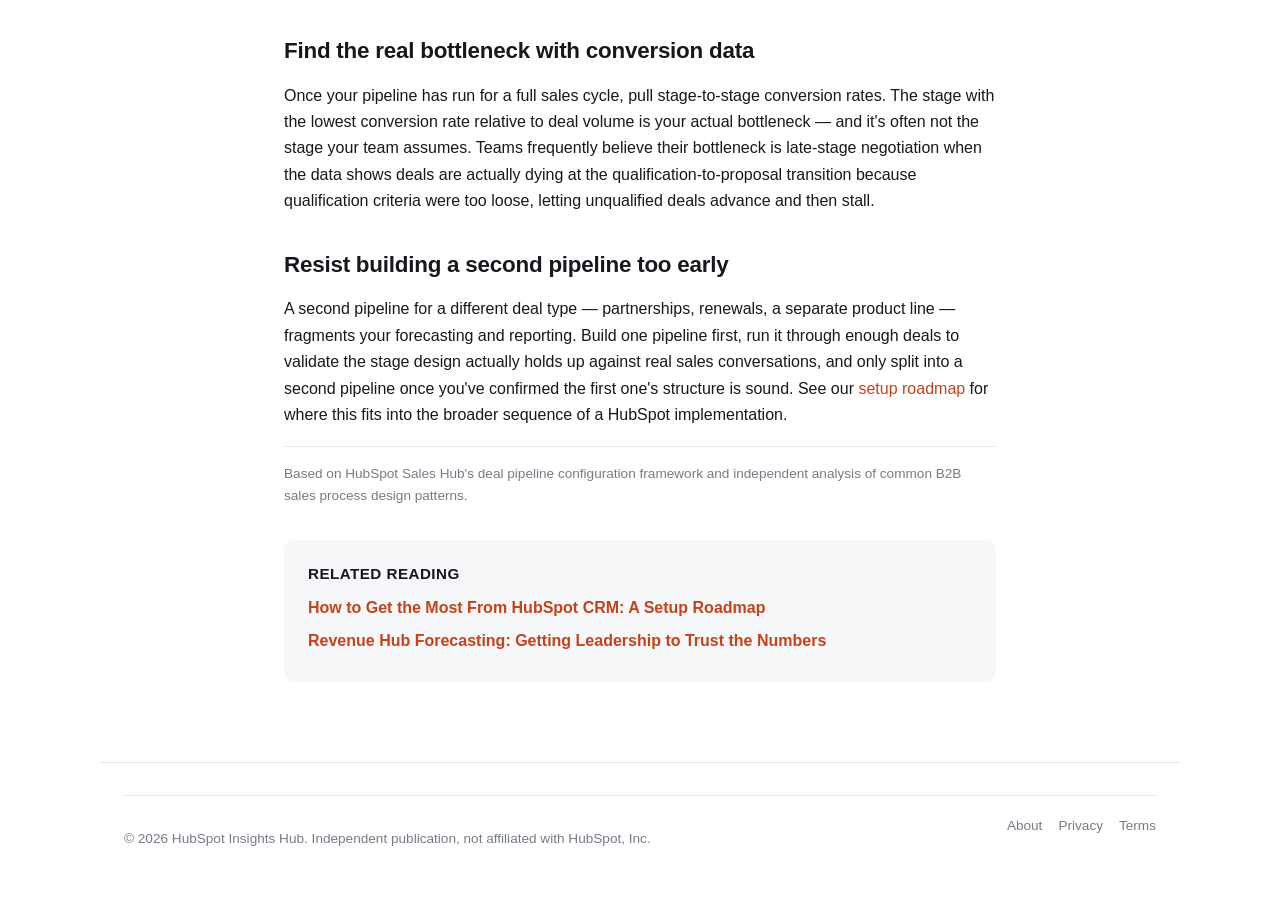
<file: pages/sales-hub-pipeline-stages.html>
<!DOCTYPE html>
<html lang="en">
<head>
<meta charset="UTF-8">
<meta name="viewport" content="width=device-width, initial-scale=1.0">
<title>Designing Sales Pipeline Stages That Match How Your Team Actually Sells</title>
<meta name="description" content="Why copying a template pipeline fails, and how to define HubSpot deal stages around real buying signals instead of internal sales activity.">
<link rel="canonical" href="https://ademnadir.github.io/HubSpot-Blog/pages/sales-hub-pipeline-stages.html">
<meta property="og:title" content="Designing Sales Pipeline Stages That Match How Your Team Actually Sells">
<meta property="og:description" content="How to define deal stages around real buying signals instead of internal sales activity.">
<meta property="og:type" content="article">
<meta property="og:url" content="https://ademnadir.github.io/HubSpot-Blog/pages/sales-hub-pipeline-stages.html">
<meta property="article:published_time" content="2026-03-28">
<meta property="article:modified_time" content="2026-06-18">
<meta property="article:author" content="Adem Nadir">
<meta name="twitter:card" content="summary_large_image">
<meta name="twitter:title" content="Designing Sales Pipeline Stages That Match How Your Team Actually Sells">
<link rel="stylesheet" href="../assets/style.css">
<script type="application/ld+json">
{
  "@context": "https://schema.org",
  "@type": "BlogPosting",
  "headline": "Designing Sales Pipeline Stages That Match How Your Team Actually Sells",
  "description": "How to define deal stages around real buying signals instead of internal sales activity.",
  "author": { "@type": "Person", "name": "Adem Nadir" },
  "publisher": { "@type": "Organization", "name": "HubSpot Insights Hub" },
  "datePublished": "2026-03-28",
  "dateModified": "2026-06-18",
  "mainEntityOfPage": "https://ademnadir.github.io/HubSpot-Blog/pages/sales-hub-pipeline-stages.html"
}
</script>
</head>
<body>

<div class="disclosure-bar">
  Independent CRM blog · Not affiliated with HubSpot, Inc. · <a href="../legal/about.html">Read our disclosure</a>
</div>

<header class="site-header">
  <a href="../index.html" class="logo">HubSpot Insights Hub</a>
  <nav class="main-nav">
    <a href="../index.html">All posts</a>
    <a href="../index.html#hubs">Hubs</a>
    <a href="../legal/about.html">About</a>
  </nav>
</header>

<main class="article-wrap">
  <p class="article-meta-top">
    <span>Sales Hub</span>
    <span class="dot">7 min read</span>
  </p>
  <h1>Designing Sales Pipeline Stages That Match How Your Team Actually Sells</h1>
  <p class="article-dek">A template pipeline from a SaaS blog post isn't your sales process. Here's how to build one that is.</p>

  <div class="byline-box">
    <div class="byline-avatar">AN</div>
    <div class="byline-text">
      <p class="name">Adem Nadir</p>
      <p class="role">Published March 28, 2026 · Updated June 18, 2026</p>
    </div>
  </div>

  <div class="takeaways">
    <h2>Key takeaways</h2>
    <ul>
      <li>Define each stage by an external buyer action, not an internal sales task</li>
      <li>Five to seven stages is usually the right range — more creates ambiguity, fewer hides real bottlenecks</li>
      <li>Every stage needs explicit, observable entry criteria a rep can check against, not a gut call</li>
      <li>Review stage-to-stage conversion rates quarterly to find where deals actually stall</li>
    </ul>
  </div>

  <div class="article-body">
    <p>Most pipeline templates fail the moment they meet a real sales conversation, because they were written generically rather than derived from how your specific buyers actually move toward a decision. The fastest way to spot a broken pipeline is a stage like "Negotiation" that contains deals at wildly different points in the buying process — some about to close, some stalled for months — because the stage definition was too vague to mean anything specific.</p>

    <h2>Define stages by buyer action, not sales activity</h2>
    <p>The most common pipeline design mistake is naming stages after what the sales rep is doing — "Discovery Call Scheduled," "Proposal Sent," "Following Up" — rather than what the buyer has actually done or committed to. A stage should represent an external, observable signal of buyer progression: the buyer has confirmed budget exists, the buyer has looped in their procurement team, the buyer has a signed mutual close plan. Activity-based stages tell you what your rep did; buyer-based stages tell you whether the deal is actually progressing.</p>

    <h2>Keep it to five to seven stages</h2>
    <p>More than seven stages usually means you're tracking internal process detail that doesn't change the deal's real status — and reps will start skipping stages or marking things inconsistently because the distinctions feel arbitrary. Fewer than five stages, on the other hand, hides where deals are actually getting stuck, because too much happens within a single broad stage to diagnose a bottleneck. Five to seven is the range where most B2B sales processes can be represented accurately without losing diagnostic power.</p>

    <h2>Write explicit entry criteria for every stage</h2>
    <p>Each stage needs a checklist a rep can verify objectively — not a feeling. "Qualified" should mean specific things are true: confirmed budget range, identified decision-maker, defined timeline. Without explicit criteria, two reps will classify the same deal differently, which is exactly what makes pipeline reporting untrustworthy to leadership. This is also where Revenue Hub's forecasting accuracy starts: a forecast built on inconsistently-applied stage definitions will always be wrong, regardless of how sophisticated the forecasting model is.</p>

    <h2>Find the real bottleneck with conversion data</h2>
    <p>Once your pipeline has run for a full sales cycle, pull stage-to-stage conversion rates. The stage with the lowest conversion rate relative to deal volume is your actual bottleneck — and it's often not the stage your team assumes. Teams frequently believe their bottleneck is late-stage negotiation when the data shows deals are actually dying at the qualification-to-proposal transition because qualification criteria were too loose, letting unqualified deals advance and then stall.</p>

    <h2>Resist building a second pipeline too early</h2>
    <p>A second pipeline for a different deal type — partnerships, renewals, a separate product line — fragments your forecasting and reporting. Build one pipeline first, run it through enough deals to validate the stage design actually holds up against real sales conversations, and only split into a second pipeline once you've confirmed the first one's structure is sound. See our <a href="../pages/page3.html">setup roadmap</a> for where this fits into the broader sequence of a HubSpot implementation.</p>

    <p class="source-note">Based on HubSpot Sales Hub's deal pipeline configuration framework and independent analysis of common B2B sales process design patterns.</p>
  </div>

  <div class="related-box">
    <h3>Related reading</h3>
    <a href="../pages/page3.html">How to Get the Most From HubSpot CRM: A Setup Roadmap</a>
    <a href="revenue-hub-forecasting.html">Revenue Hub Forecasting: Getting Leadership to Trust the Numbers</a>
  </div>
</main>

<footer class="site-footer">
  <div class="footer-bottom">
    <p>&copy; 2026 HubSpot Insights Hub. Independent publication, not affiliated with HubSpot, Inc.</p>
    <nav>
      <a href="../legal/about.html">About</a>
      <a href="../legal/privacy.html">Privacy</a>
      <a href="../legal/terms.html">Terms</a>
    </nav>
  </div>
</footer>
</body>
</html>
</file>
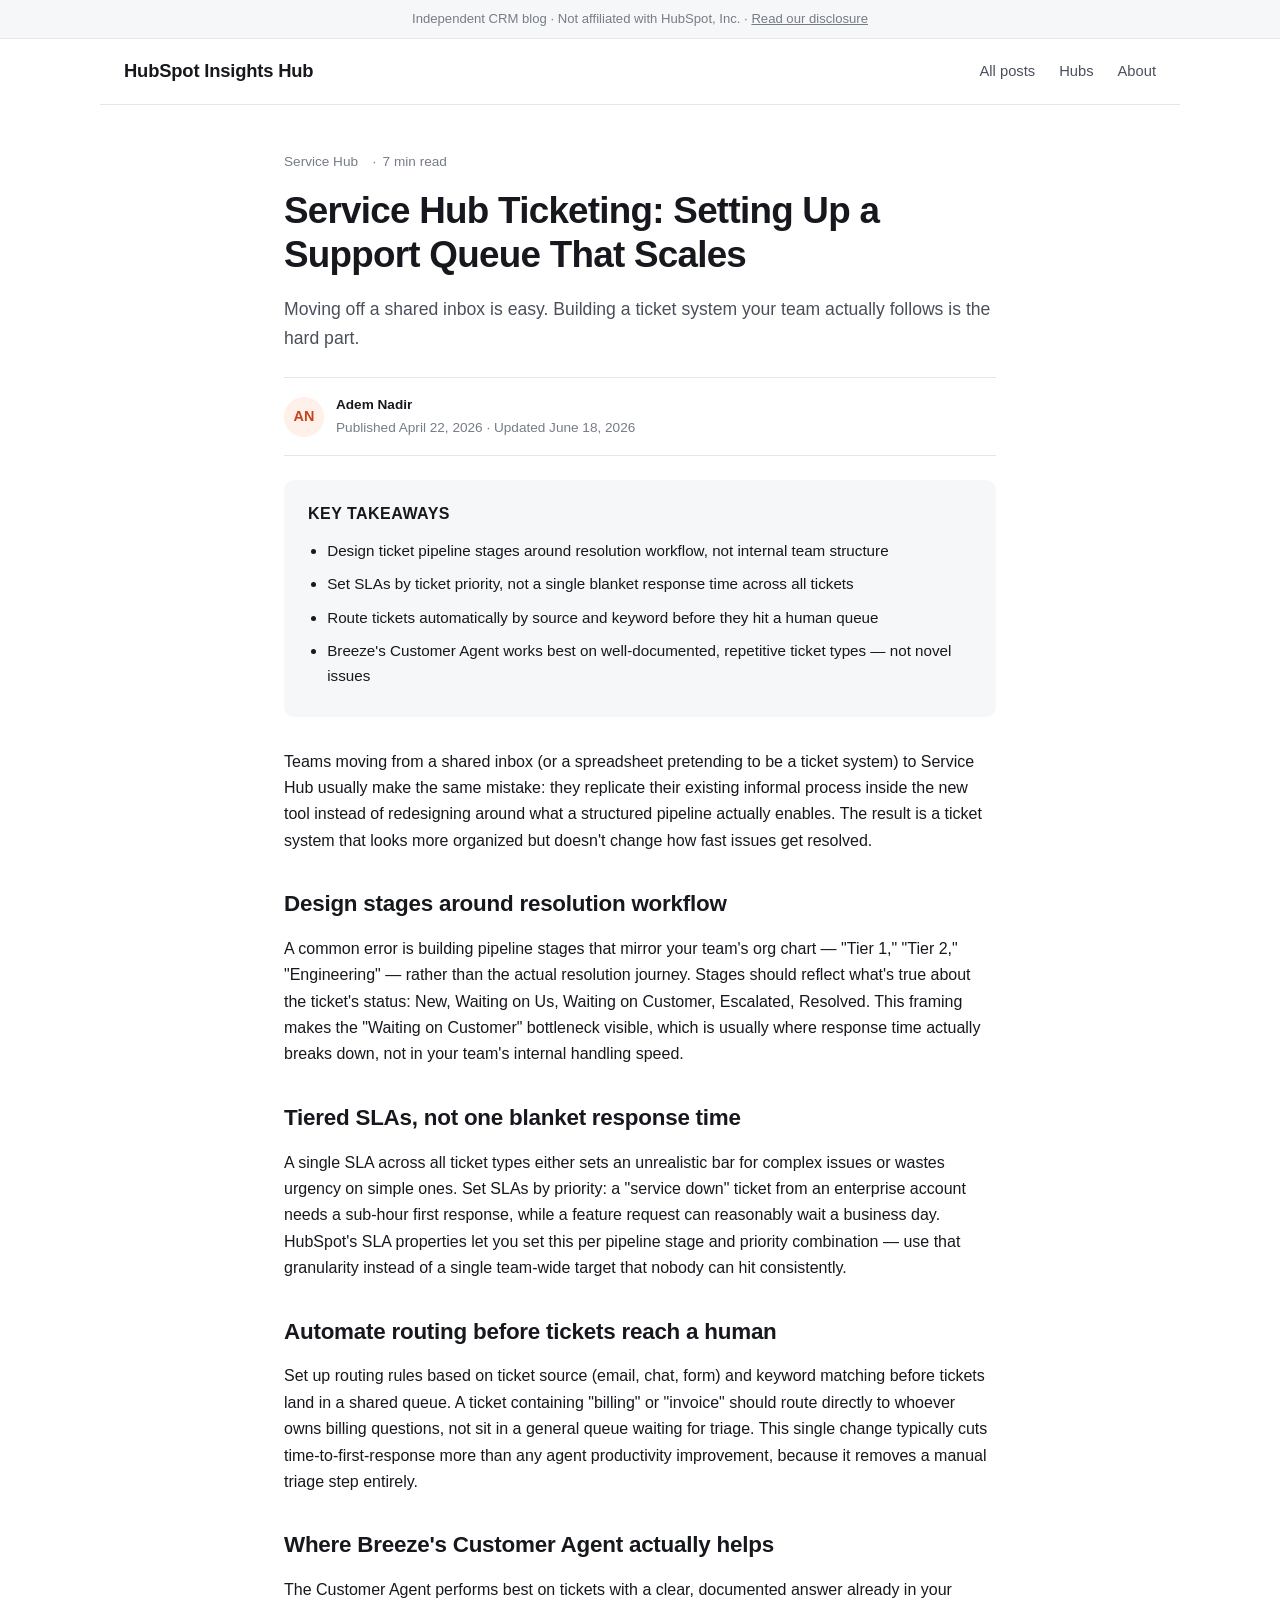
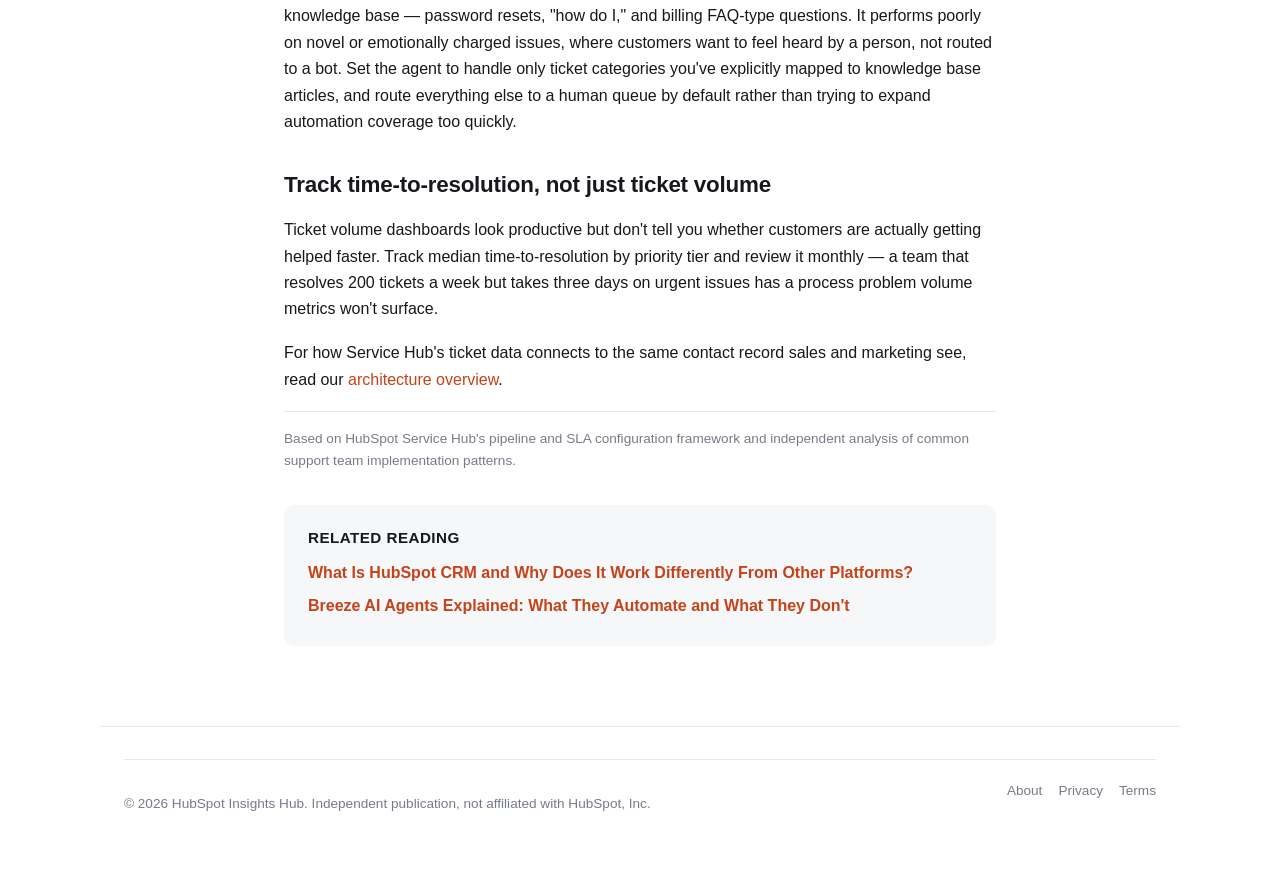
<file: pages/service-hub-ticketing.html>
<!DOCTYPE html>
<html lang="en">
<head>
<meta charset="UTF-8">
<meta name="viewport" content="width=device-width, initial-scale=1.0">
<title>Service Hub Ticketing: Setting Up a Support Queue That Scales</title>
<meta name="description" content="A walkthrough of HubSpot Service Hub ticket pipelines, SLAs, and automation rules for support teams moving off spreadsheets or shared inboxes.">
<link rel="canonical" href="https://ademnadir.github.io/HubSpot-Blog/pages/service-hub-ticketing.html">
<meta property="og:title" content="Service Hub Ticketing: Setting Up a Support Queue That Scales">
<meta property="og:description" content="Ticket pipelines, SLAs, and automation rules for support teams moving off spreadsheets or shared inboxes.">
<meta property="og:type" content="article">
<meta property="og:url" content="https://ademnadir.github.io/HubSpot-Blog/pages/service-hub-ticketing.html">
<meta property="article:published_time" content="2026-04-22">
<meta property="article:modified_time" content="2026-06-18">
<meta property="article:author" content="Adem Nadir">
<meta name="twitter:card" content="summary_large_image">
<meta name="twitter:title" content="Service Hub Ticketing: Setting Up a Support Queue That Scales">
<link rel="stylesheet" href="../assets/style.css">
<script type="application/ld+json">
{
  "@context": "https://schema.org",
  "@type": "BlogPosting",
  "headline": "Service Hub Ticketing: Setting Up a Support Queue That Scales",
  "description": "Ticket pipelines, SLAs, and automation rules for support teams moving off spreadsheets or shared inboxes.",
  "author": { "@type": "Person", "name": "Adem Nadir" },
  "publisher": { "@type": "Organization", "name": "HubSpot Insights Hub" },
  "datePublished": "2026-04-22",
  "dateModified": "2026-06-18",
  "mainEntityOfPage": "https://ademnadir.github.io/HubSpot-Blog/pages/service-hub-ticketing.html"
}
</script>
</head>
<body>

<div class="disclosure-bar">
  Independent CRM blog · Not affiliated with HubSpot, Inc. · <a href="../legal/about.html">Read our disclosure</a>
</div>

<header class="site-header">
  <a href="../index.html" class="logo">HubSpot Insights Hub</a>
  <nav class="main-nav">
    <a href="../index.html">All posts</a>
    <a href="../index.html#hubs">Hubs</a>
    <a href="../legal/about.html">About</a>
  </nav>
</header>

<main class="article-wrap">
  <p class="article-meta-top">
    <span>Service Hub</span>
    <span class="dot">7 min read</span>
  </p>
  <h1>Service Hub Ticketing: Setting Up a Support Queue That Scales</h1>
  <p class="article-dek">Moving off a shared inbox is easy. Building a ticket system your team actually follows is the hard part.</p>

  <div class="byline-box">
    <div class="byline-avatar">AN</div>
    <div class="byline-text">
      <p class="name">Adem Nadir</p>
      <p class="role">Published April 22, 2026 · Updated June 18, 2026</p>
    </div>
  </div>

  <div class="takeaways">
    <h2>Key takeaways</h2>
    <ul>
      <li>Design ticket pipeline stages around resolution workflow, not internal team structure</li>
      <li>Set SLAs by ticket priority, not a single blanket response time across all tickets</li>
      <li>Route tickets automatically by source and keyword before they hit a human queue</li>
      <li>Breeze's Customer Agent works best on well-documented, repetitive ticket types — not novel issues</li>
    </ul>
  </div>

  <div class="article-body">
    <p>Teams moving from a shared inbox (or a spreadsheet pretending to be a ticket system) to Service Hub usually make the same mistake: they replicate their existing informal process inside the new tool instead of redesigning around what a structured pipeline actually enables. The result is a ticket system that looks more organized but doesn't change how fast issues get resolved.</p>

    <h2>Design stages around resolution workflow</h2>
    <p>A common error is building pipeline stages that mirror your team's org chart — "Tier 1," "Tier 2," "Engineering" — rather than the actual resolution journey. Stages should reflect what's true about the ticket's status: New, Waiting on Us, Waiting on Customer, Escalated, Resolved. This framing makes the "Waiting on Customer" bottleneck visible, which is usually where response time actually breaks down, not in your team's internal handling speed.</p>

    <h2>Tiered SLAs, not one blanket response time</h2>
    <p>A single SLA across all ticket types either sets an unrealistic bar for complex issues or wastes urgency on simple ones. Set SLAs by priority: a "service down" ticket from an enterprise account needs a sub-hour first response, while a feature request can reasonably wait a business day. HubSpot's SLA properties let you set this per pipeline stage and priority combination — use that granularity instead of a single team-wide target that nobody can hit consistently.</p>

    <h2>Automate routing before tickets reach a human</h2>
    <p>Set up routing rules based on ticket source (email, chat, form) and keyword matching before tickets land in a shared queue. A ticket containing "billing" or "invoice" should route directly to whoever owns billing questions, not sit in a general queue waiting for triage. This single change typically cuts time-to-first-response more than any agent productivity improvement, because it removes a manual triage step entirely.</p>

    <h2>Where Breeze's Customer Agent actually helps</h2>
    <p>The Customer Agent performs best on tickets with a clear, documented answer already in your knowledge base — password resets, "how do I," and billing FAQ-type questions. It performs poorly on novel or emotionally charged issues, where customers want to feel heard by a person, not routed to a bot. Set the agent to handle only ticket categories you've explicitly mapped to knowledge base articles, and route everything else to a human queue by default rather than trying to expand automation coverage too quickly.</p>

    <h2>Track time-to-resolution, not just ticket volume</h2>
    <p>Ticket volume dashboards look productive but don't tell you whether customers are actually getting helped faster. Track median time-to-resolution by priority tier and review it monthly — a team that resolves 200 tickets a week but takes three days on urgent issues has a process problem volume metrics won't surface.</p>

    <p>For how Service Hub's ticket data connects to the same contact record sales and marketing see, read our <a href="../pages/page2.html">architecture overview</a>.</p>

    <p class="source-note">Based on HubSpot Service Hub's pipeline and SLA configuration framework and independent analysis of common support team implementation patterns.</p>
  </div>

  <div class="related-box">
    <h3>Related reading</h3>
    <a href="../pages/page2.html">What Is HubSpot CRM and Why Does It Work Differently From Other Platforms?</a>
    <a href="smart-crm-breeze-agents.html">Breeze AI Agents Explained: What They Automate and What They Don't</a>
  </div>
</main>

<footer class="site-footer">
  <div class="footer-bottom">
    <p>&copy; 2026 HubSpot Insights Hub. Independent publication, not affiliated with HubSpot, Inc.</p>
    <nav>
      <a href="../legal/about.html">About</a>
      <a href="../legal/privacy.html">Privacy</a>
      <a href="../legal/terms.html">Terms</a>
    </nav>
  </div>
</footer>
</body>
</html>
</file>
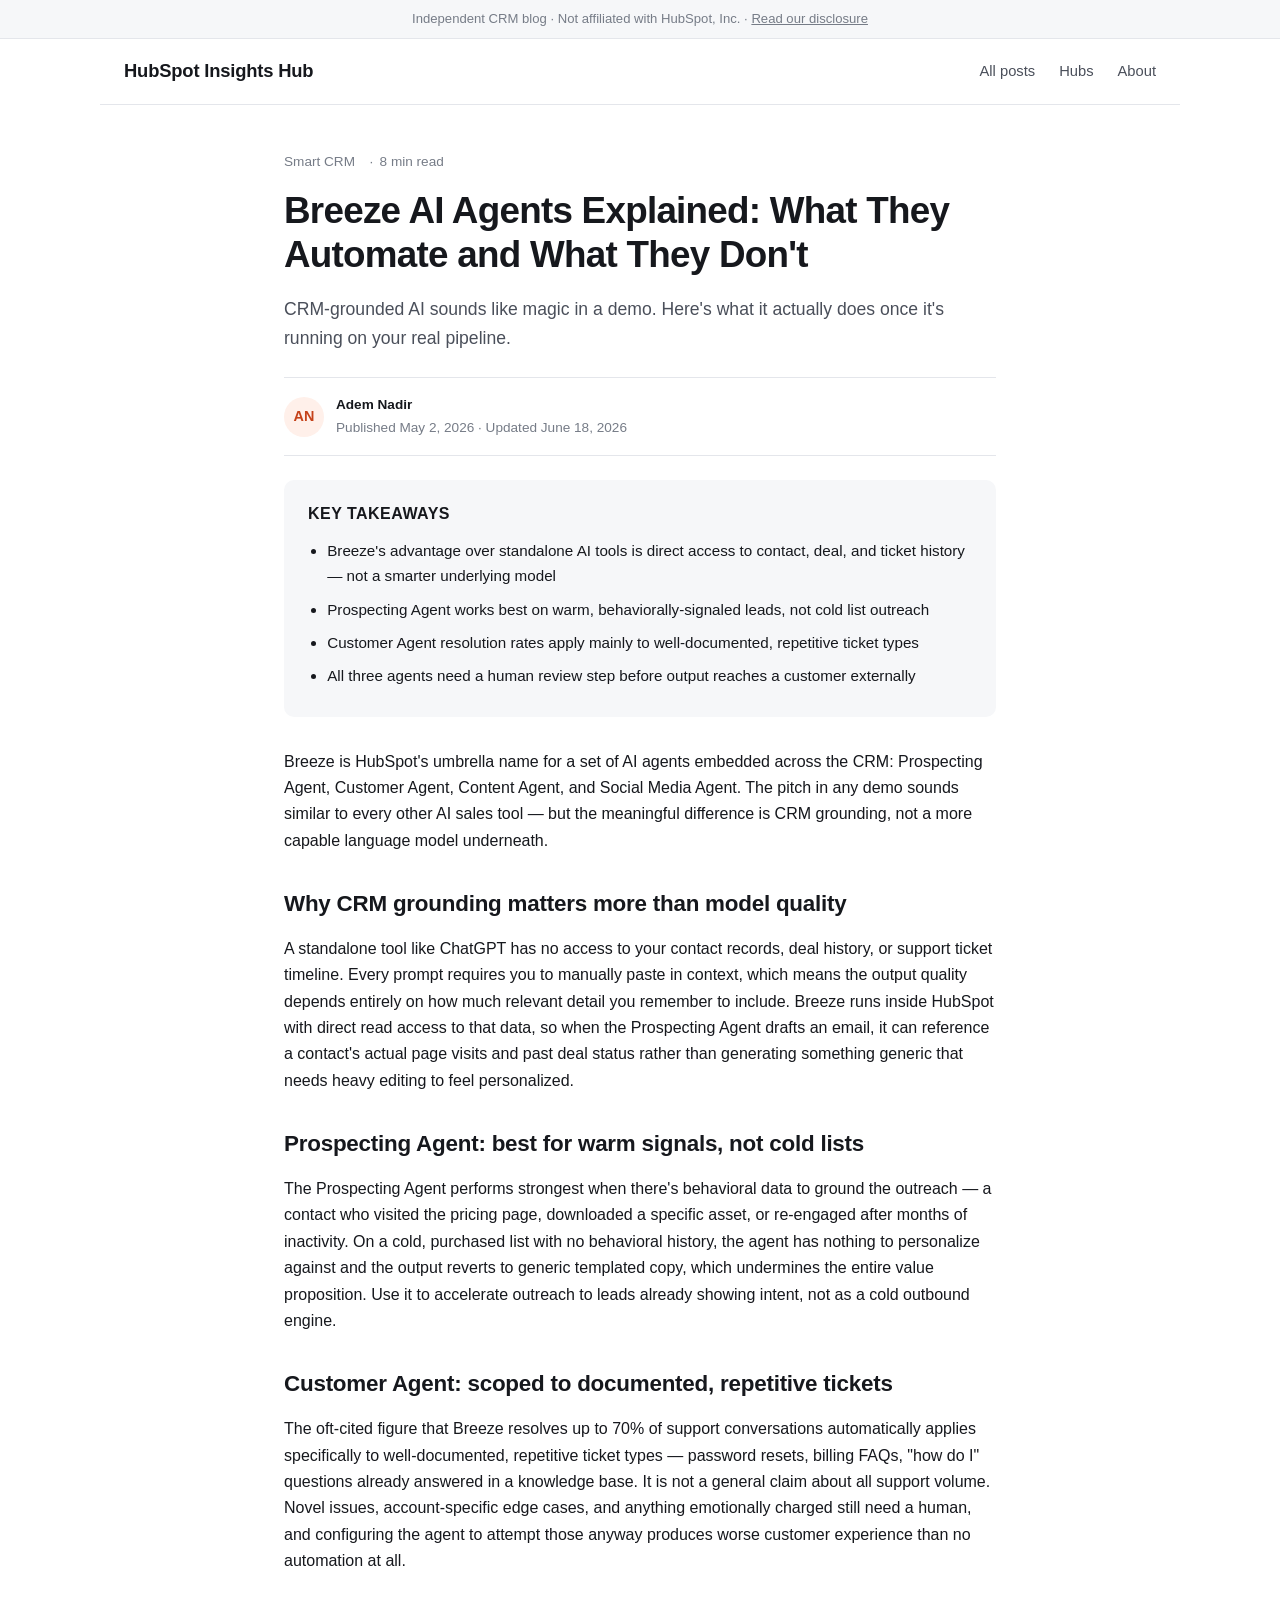
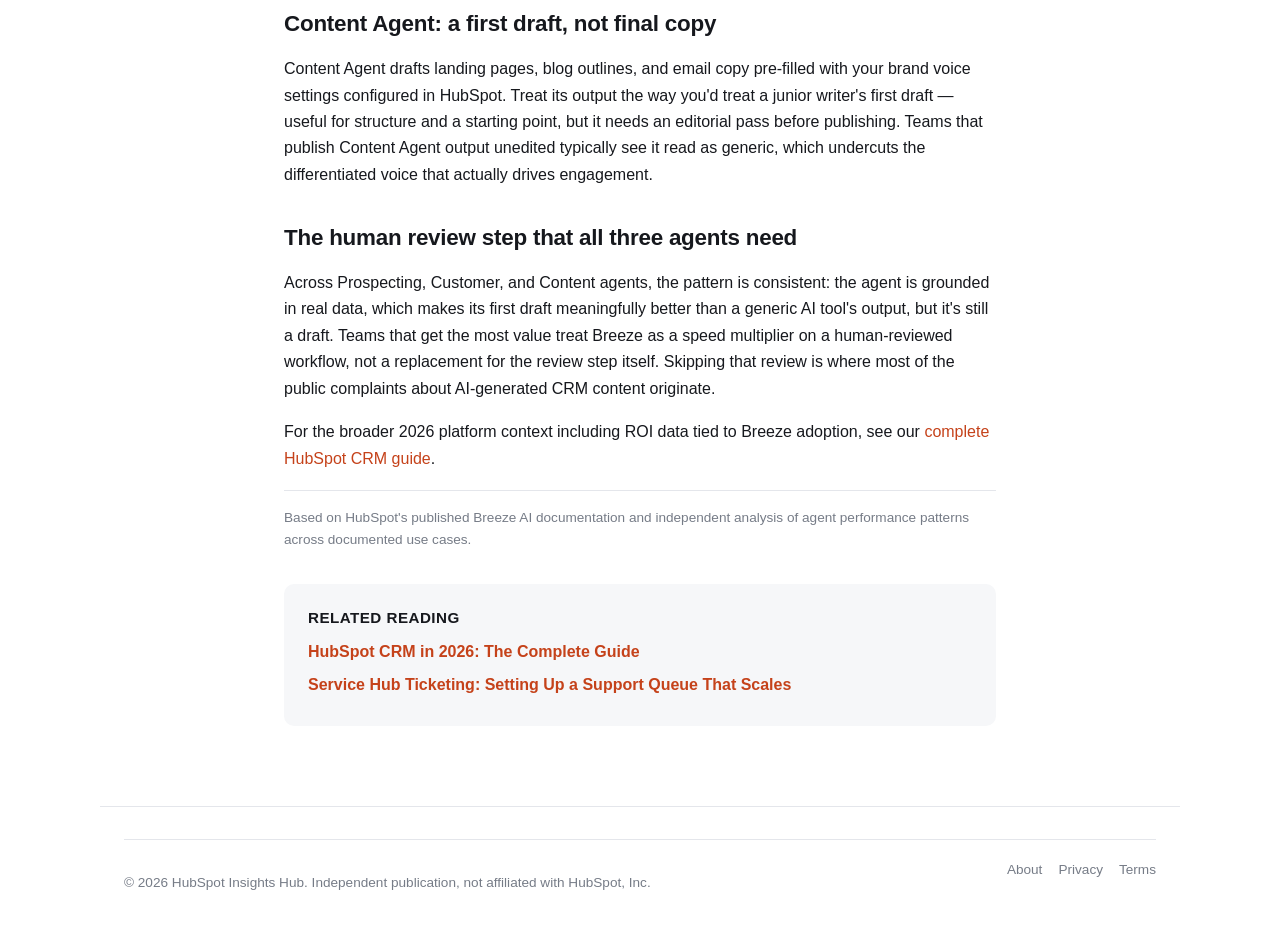
<file: pages/smart-crm-breeze-agents.html>
<!DOCTYPE html>
<html lang="en">
<head>
<meta charset="UTF-8">
<meta name="viewport" content="width=device-width, initial-scale=1.0">
<title>Breeze AI Agents Explained: What They Automate and What They Don't</title>
<meta name="description" content="A clear-eyed look at HubSpot's Breeze agents — Prospecting, Customer, and Content — and where human review still matters in 2026.">
<link rel="canonical" href="https://ademnadir.github.io/HubSpot-Blog/pages/smart-crm-breeze-agents.html">
<meta property="og:title" content="Breeze AI Agents Explained: What They Automate and What They Don't">
<meta property="og:description" content="A clear-eyed look at HubSpot's Breeze agents and where human review still matters.">
<meta property="og:type" content="article">
<meta property="og:url" content="https://ademnadir.github.io/HubSpot-Blog/pages/smart-crm-breeze-agents.html">
<meta property="article:published_time" content="2026-05-02">
<meta property="article:modified_time" content="2026-06-18">
<meta property="article:author" content="Adem Nadir">
<meta name="twitter:card" content="summary_large_image">
<meta name="twitter:title" content="Breeze AI Agents Explained: What They Automate and What They Don't">
<link rel="stylesheet" href="../assets/style.css">
<script type="application/ld+json">
{
  "@context": "https://schema.org",
  "@type": "BlogPosting",
  "headline": "Breeze AI Agents Explained: What They Automate and What They Don't",
  "description": "A clear-eyed look at HubSpot's Breeze agents and where human review still matters.",
  "author": { "@type": "Person", "name": "Adem Nadir" },
  "publisher": { "@type": "Organization", "name": "HubSpot Insights Hub" },
  "datePublished": "2026-05-02",
  "dateModified": "2026-06-18",
  "mainEntityOfPage": "https://ademnadir.github.io/HubSpot-Blog/pages/smart-crm-breeze-agents.html"
}
</script>
</head>
<body>

<div class="disclosure-bar">
  Independent CRM blog · Not affiliated with HubSpot, Inc. · <a href="../legal/about.html">Read our disclosure</a>
</div>

<header class="site-header">
  <a href="../index.html" class="logo">HubSpot Insights Hub</a>
  <nav class="main-nav">
    <a href="../index.html">All posts</a>
    <a href="../index.html#hubs">Hubs</a>
    <a href="../legal/about.html">About</a>
  </nav>
</header>

<main class="article-wrap">
  <p class="article-meta-top">
    <span>Smart CRM</span>
    <span class="dot">8 min read</span>
  </p>
  <h1>Breeze AI Agents Explained: What They Automate and What They Don't</h1>
  <p class="article-dek">CRM-grounded AI sounds like magic in a demo. Here's what it actually does once it's running on your real pipeline.</p>

  <div class="byline-box">
    <div class="byline-avatar">AN</div>
    <div class="byline-text">
      <p class="name">Adem Nadir</p>
      <p class="role">Published May 2, 2026 · Updated June 18, 2026</p>
    </div>
  </div>

  <div class="takeaways">
    <h2>Key takeaways</h2>
    <ul>
      <li>Breeze's advantage over standalone AI tools is direct access to contact, deal, and ticket history — not a smarter underlying model</li>
      <li>Prospecting Agent works best on warm, behaviorally-signaled leads, not cold list outreach</li>
      <li>Customer Agent resolution rates apply mainly to well-documented, repetitive ticket types</li>
      <li>All three agents need a human review step before output reaches a customer externally</li>
    </ul>
  </div>

  <div class="article-body">
    <p>Breeze is HubSpot's umbrella name for a set of AI agents embedded across the CRM: Prospecting Agent, Customer Agent, Content Agent, and Social Media Agent. The pitch in any demo sounds similar to every other AI sales tool — but the meaningful difference is CRM grounding, not a more capable language model underneath.</p>

    <h2>Why CRM grounding matters more than model quality</h2>
    <p>A standalone tool like ChatGPT has no access to your contact records, deal history, or support ticket timeline. Every prompt requires you to manually paste in context, which means the output quality depends entirely on how much relevant detail you remember to include. Breeze runs inside HubSpot with direct read access to that data, so when the Prospecting Agent drafts an email, it can reference a contact's actual page visits and past deal status rather than generating something generic that needs heavy editing to feel personalized.</p>

    <h2>Prospecting Agent: best for warm signals, not cold lists</h2>
    <p>The Prospecting Agent performs strongest when there's behavioral data to ground the outreach — a contact who visited the pricing page, downloaded a specific asset, or re-engaged after months of inactivity. On a cold, purchased list with no behavioral history, the agent has nothing to personalize against and the output reverts to generic templated copy, which undermines the entire value proposition. Use it to accelerate outreach to leads already showing intent, not as a cold outbound engine.</p>

    <h2>Customer Agent: scoped to documented, repetitive tickets</h2>
    <p>The oft-cited figure that Breeze resolves up to 70% of support conversations automatically applies specifically to well-documented, repetitive ticket types — password resets, billing FAQs, "how do I" questions already answered in a knowledge base. It is not a general claim about all support volume. Novel issues, account-specific edge cases, and anything emotionally charged still need a human, and configuring the agent to attempt those anyway produces worse customer experience than no automation at all.</p>

    <h2>Content Agent: a first draft, not final copy</h2>
    <p>Content Agent drafts landing pages, blog outlines, and email copy pre-filled with your brand voice settings configured in HubSpot. Treat its output the way you'd treat a junior writer's first draft — useful for structure and a starting point, but it needs an editorial pass before publishing. Teams that publish Content Agent output unedited typically see it read as generic, which undercuts the differentiated voice that actually drives engagement.</p>

    <h2>The human review step that all three agents need</h2>
    <p>Across Prospecting, Customer, and Content agents, the pattern is consistent: the agent is grounded in real data, which makes its first draft meaningfully better than a generic AI tool's output, but it's still a draft. Teams that get the most value treat Breeze as a speed multiplier on a human-reviewed workflow, not a replacement for the review step itself. Skipping that review is where most of the public complaints about AI-generated CRM content originate.</p>

    <p>For the broader 2026 platform context including ROI data tied to Breeze adoption, see our <a href="../pages/heroPage.html">complete HubSpot CRM guide</a>.</p>

    <p class="source-note">Based on HubSpot's published Breeze AI documentation and independent analysis of agent performance patterns across documented use cases.</p>
  </div>

  <div class="related-box">
    <h3>Related reading</h3>
    <a href="../pages/heroPage.html">HubSpot CRM in 2026: The Complete Guide</a>
    <a href="service-hub-ticketing.html">Service Hub Ticketing: Setting Up a Support Queue That Scales</a>
  </div>
</main>

<footer class="site-footer">
  <div class="footer-bottom">
    <p>&copy; 2026 HubSpot Insights Hub. Independent publication, not affiliated with HubSpot, Inc.</p>
    <nav>
      <a href="../legal/about.html">About</a>
      <a href="../legal/privacy.html">Privacy</a>
      <a href="../legal/terms.html">Terms</a>
    </nav>
  </div>
</footer>
</body>
</html>
</file>
<file: assets/style.css>
:root {
  --ink: #16181d;
  --ink-soft: #4a4f5a;
  --ink-mute: #767c87;
  --line: #e4e6eb;
  --bg: #ffffff;
  --bg-soft: #f6f7f9;
  --accent: #ff5c35;
  --accent-dark: #c5421a;
  --accent-soft: #fff0ea;
  --radius: 10px;
  --maxw: 1080px;
}

* { box-sizing: border-box; }
html { scroll-behavior: smooth; }
body {
  margin: 0;
  font-family: -apple-system, BlinkMacSystemFont, "Segoe UI", Helvetica, Arial, sans-serif;
  color: var(--ink);
  background: var(--bg);
  line-height: 1.65;
  font-size: 16px;
}
img { max-width: 100%; height: auto; display: block; }
a { color: var(--accent-dark); text-decoration: none; }
a:hover { text-decoration: underline; }

/* Header */
.site-header {
  max-width: var(--maxw);
  margin: 0 auto;
  padding: 1.1rem 1.5rem;
  display: flex;
  align-items: center;
  justify-content: space-between;
  border-bottom: 1px solid var(--line);
}
.logo { font-weight: 700; font-size: 1.15rem; color: var(--ink); letter-spacing: -0.01em; }
.logo:hover { text-decoration: none; }
.main-nav { display: flex; gap: 1.5rem; flex-wrap: wrap; }
.main-nav a { color: var(--ink-soft); font-size: 0.92rem; font-weight: 500; }
.main-nav a:hover { color: var(--accent-dark); text-decoration: none; }

.disclosure-bar {
  background: var(--bg-soft);
  border-bottom: 1px solid var(--line);
  text-align: center;
  font-size: 0.82rem;
  color: var(--ink-mute);
  padding: 0.5rem 1rem;
}
.disclosure-bar a { color: var(--ink-mute); text-decoration: underline; }

/* Hero */
.hero {
  max-width: var(--maxw);
  margin: 0 auto;
  padding: 2.5rem 1.5rem 1rem;
}
.hero-eyebrow {
  display: inline-block;
  font-size: 0.78rem;
  font-weight: 700;
  letter-spacing: 0.06em;
  text-transform: uppercase;
  color: var(--accent-dark);
  background: var(--accent-soft);
  padding: 0.25rem 0.6rem;
  border-radius: 99px;
  margin-bottom: 0.9rem;
}
.hero h1 {
  font-size: clamp(1.8rem, 4vw, 2.6rem);
  line-height: 1.15;
  margin: 0 0 0.9rem;
  letter-spacing: -0.02em;
}
.hero-dek { font-size: 1.1rem; color: var(--ink-soft); max-width: 680px; margin: 0 0 1.2rem; }
.hero-meta { font-size: 0.85rem; color: var(--ink-mute); display: flex; gap: 0.5rem; align-items: center; flex-wrap: wrap; }
.hero-meta .dot::before { content: "·"; margin: 0 0.4rem; }

/* Section headers */
.section-row {
  max-width: var(--maxw);
  margin: 0 auto;
  padding: 2rem 1.5rem 0.75rem;
  display: flex;
  align-items: baseline;
  justify-content: space-between;
}
.section-row h2 { font-size: 1.3rem; margin: 0; letter-spacing: -0.01em; }
.section-row .see-all { font-size: 0.85rem; font-weight: 600; }

/* Card grid */
.card-grid {
  max-width: var(--maxw);
  margin: 0 auto;
  padding: 0 1.5rem 1.5rem;
  display: grid;
  grid-template-columns: repeat(auto-fit, minmax(280px, 1fr));
  gap: 1.25rem;
}
.card {
  border: 1px solid var(--line);
  border-radius: var(--radius);
  overflow: hidden;
  display: flex;
  flex-direction: column;
  background: var(--bg);
  transition: border-color 0.15s ease;
}
.card:hover { border-color: var(--ink-mute); text-decoration: none; }
.card .card-tag {
  font-size: 0.72rem;
  font-weight: 700;
  text-transform: uppercase;
  letter-spacing: 0.04em;
  color: var(--accent-dark);
  padding: 1rem 1.2rem 0;
}
.card h3 {
  font-size: 1.05rem;
  line-height: 1.35;
  margin: 0.5rem 1.2rem 0.5rem;
  color: var(--ink);
}
.card p {
  font-size: 0.9rem;
  color: var(--ink-soft);
  margin: 0 1.2rem 1rem;
  flex: 1;
}
.card .card-byline {
  font-size: 0.78rem;
  color: var(--ink-mute);
  margin: 0 1.2rem 1.2rem;
}

/* Feature row */
.feature-grid {
  max-width: var(--maxw);
  margin: 0 auto;
  padding: 1rem 1.5rem 2.5rem;
  display: grid;
  grid-template-columns: repeat(auto-fit, minmax(220px, 1fr));
  gap: 1.25rem;
}
.feature {
  padding: 1.25rem;
  border-radius: var(--radius);
  background: var(--bg-soft);
}
.feature .ic { font-size: 1.4rem; margin-bottom: 0.6rem; }
.feature h3 { font-size: 1rem; margin: 0 0 0.4rem; }
.feature p { font-size: 0.88rem; color: var(--ink-soft); margin: 0; }

/* FAQ */
.faq-wrap { max-width: var(--maxw); margin: 0 auto; padding: 1rem 1.5rem 2.5rem; }
.faq-item { border-bottom: 1px solid var(--line); padding: 1.1rem 0; }
.faq-item summary { font-weight: 600; cursor: pointer; font-size: 1rem; list-style: none; display: flex; justify-content: space-between; align-items: center; }
.faq-item summary::-webkit-details-marker { display: none; }
.faq-item summary::after { content: "+"; font-size: 1.3rem; color: var(--ink-mute); font-weight: 400; }
.faq-item[open] summary::after { content: "–"; }
.faq-item p { color: var(--ink-soft); margin: 0.8rem 0 0; font-size: 0.95rem; }

/* CTA band */
.cta-band {
  background: var(--ink);
  color: #fff;
  text-align: center;
  padding: 2.5rem 1.5rem;
}
.cta-band h2 { margin: 0 0 0.6rem; font-size: 1.5rem; }
.cta-band p { color: #c7c9cf; margin: 0 0 1.3rem; }
.cta-band form { display: flex; gap: 0.5rem; justify-content: center; flex-wrap: wrap; max-width: 420px; margin: 0 auto; }
.cta-band input[type="email"] {
  flex: 1; min-width: 200px; padding: 0.7rem 1rem; border-radius: 8px; border: none; font-size: 0.95rem;
}
.btn-primary {
  background: var(--accent);
  color: #fff;
  border: none;
  padding: 0.7rem 1.3rem;
  border-radius: 8px;
  font-weight: 700;
  font-size: 0.95rem;
  cursor: pointer;
}
.btn-primary:hover { background: var(--accent-dark); }

/* Footer */
.site-footer {
  max-width: var(--maxw);
  margin: 0 auto;
  padding: 2rem 1.5rem 2.5rem;
  border-top: 1px solid var(--line);
  font-size: 0.85rem;
  color: var(--ink-mute);
}
.site-footer .footer-grid {
  display: grid;
  grid-template-columns: repeat(auto-fit, minmax(160px, 1fr));
  gap: 1.5rem;
  margin-bottom: 1.5rem;
}
.site-footer h4 { font-size: 0.82rem; color: var(--ink); margin: 0 0 0.6rem; }
.site-footer ul { list-style: none; padding: 0; margin: 0; }
.site-footer li { margin-bottom: 0.4rem; }
.site-footer a { color: var(--ink-mute); }
.site-footer a:hover { color: var(--accent-dark); }
.site-footer .footer-bottom { display: flex; justify-content: space-between; flex-wrap: wrap; gap: 0.5rem; padding-top: 1.2rem; border-top: 1px solid var(--line); }
.site-footer .footer-bottom nav { display: flex; gap: 1rem; }

/* Article page */
.article-wrap { max-width: 760px; margin: 0 auto; padding: 2rem 1.5rem 3rem; }
.article-meta-top { font-size: 0.85rem; color: var(--ink-mute); margin-bottom: 1rem; display: flex; gap: 0.5rem; align-items: center; flex-wrap: wrap; }
.article-meta-top .dot::before { content: "·"; margin: 0 0.4rem; }
.article-wrap h1 { font-size: clamp(1.6rem, 3.5vw, 2.3rem); line-height: 1.2; letter-spacing: -0.02em; margin: 0 0 1rem; }
.article-dek { font-size: 1.1rem; color: var(--ink-soft); margin-bottom: 1.5rem; }
.byline-box {
  display: flex;
  align-items: center;
  gap: 0.75rem;
  padding: 1rem 0;
  border-top: 1px solid var(--line);
  border-bottom: 1px solid var(--line);
  margin-bottom: 1.5rem;
}
.byline-avatar {
  width: 40px; height: 40px; border-radius: 50%;
  background: var(--accent-soft); color: var(--accent-dark);
  display: flex; align-items: center; justify-content: center;
  font-weight: 700; font-size: 0.9rem; flex-shrink: 0;
}
.byline-text p { margin: 0; font-size: 0.85rem; }
.byline-text .name { font-weight: 600; color: var(--ink); }
.byline-text .role { color: var(--ink-mute); }

.takeaways {
  background: var(--bg-soft);
  border-radius: var(--radius);
  padding: 1.3rem 1.5rem;
  margin: 1.5rem 0 2rem;
}
.takeaways h2 { font-size: 1rem; margin: 0 0 0.7rem; text-transform: uppercase; letter-spacing: 0.03em; }
.takeaways ul { margin: 0; padding-left: 1.2rem; }
.takeaways li { margin-bottom: 0.5rem; font-size: 0.95rem; }

.article-body h2 { font-size: 1.4rem; margin: 2rem 0 0.8rem; letter-spacing: -0.01em; }
.article-body h3 { font-size: 1.15rem; margin: 1.5rem 0 0.7rem; }
.article-body p { margin: 0 0 1.1rem; }
.article-body ul, .article-body ol { margin: 0 0 1.1rem; padding-left: 1.4rem; }
.article-body li { margin-bottom: 0.5rem; }
.article-body img { border-radius: var(--radius); margin: 1.2rem 0 0.4rem; }
.img-caption { font-size: 0.8rem; color: var(--ink-mute); margin: 0 0 1.2rem; }
.article-body blockquote {
  border-left: 3px solid var(--accent);
  margin: 1.5rem 0;
  padding: 0.3rem 0 0.3rem 1.2rem;
  color: var(--ink-soft);
  font-style: italic;
}
.article-body table { width: 100%; border-collapse: collapse; margin: 1.2rem 0; font-size: 0.9rem; }
.article-body th, .article-body td { border: 1px solid var(--line); padding: 0.6rem 0.8rem; text-align: left; }
.article-body th { background: var(--bg-soft); font-weight: 600; }
.source-note { font-size: 0.85rem; color: var(--ink-mute); border-top: 1px solid var(--line); padding-top: 1rem; margin-top: 2rem; }

.related-box {
  background: var(--bg-soft);
  border-radius: var(--radius);
  padding: 1.3rem 1.5rem;
  margin: 2rem 0;
}
.related-box h3 { font-size: 0.95rem; margin: 0 0 0.6rem; text-transform: uppercase; letter-spacing: 0.03em; }
.related-box a { display: block; margin-bottom: 0.4rem; font-weight: 600; }

/* Legal pages */
.legal-page { max-width: 760px; margin: 0 auto; padding: 2.5rem 1.5rem 3rem; }
.legal-page h1 { font-size: 1.8rem; margin: 0 0 0.5rem; }
.legal-page .updated { color: var(--ink-mute); font-size: 0.85rem; margin-bottom: 1.5rem; }
.legal-page h2 { font-size: 1.15rem; margin: 1.6rem 0 0.6rem; }
.legal-page p { margin: 0 0 1rem; color: var(--ink-soft); }
.disclaimer-box {
  background: var(--accent-soft);
  border: 1px solid #ffd6c2;
  border-radius: var(--radius);
  padding: 1rem 1.3rem;
  margin-bottom: 1.5rem;
  font-size: 0.92rem;
  color: var(--ink);
}

/* Hub directory page */
.hub-grid {
  max-width: var(--maxw);
  margin: 0 auto;
  padding: 1.5rem 1.5rem 3rem;
  display: grid;
  grid-template-columns: repeat(auto-fit, minmax(300px, 1fr));
  gap: 1.5rem;
}
.hub-card {
  border: 1px solid var(--line);
  border-radius: var(--radius);
  padding: 1.5rem;
}
.hub-card h2 { font-size: 1.15rem; margin: 0 0 0.5rem; }
.hub-card p { font-size: 0.9rem; color: var(--ink-soft); margin: 0 0 1rem; }

@media (max-width: 640px) {
  .site-header { flex-direction: column; align-items: flex-start; gap: 0.7rem; }
  .main-nav { gap: 1rem; }
}
</file>
